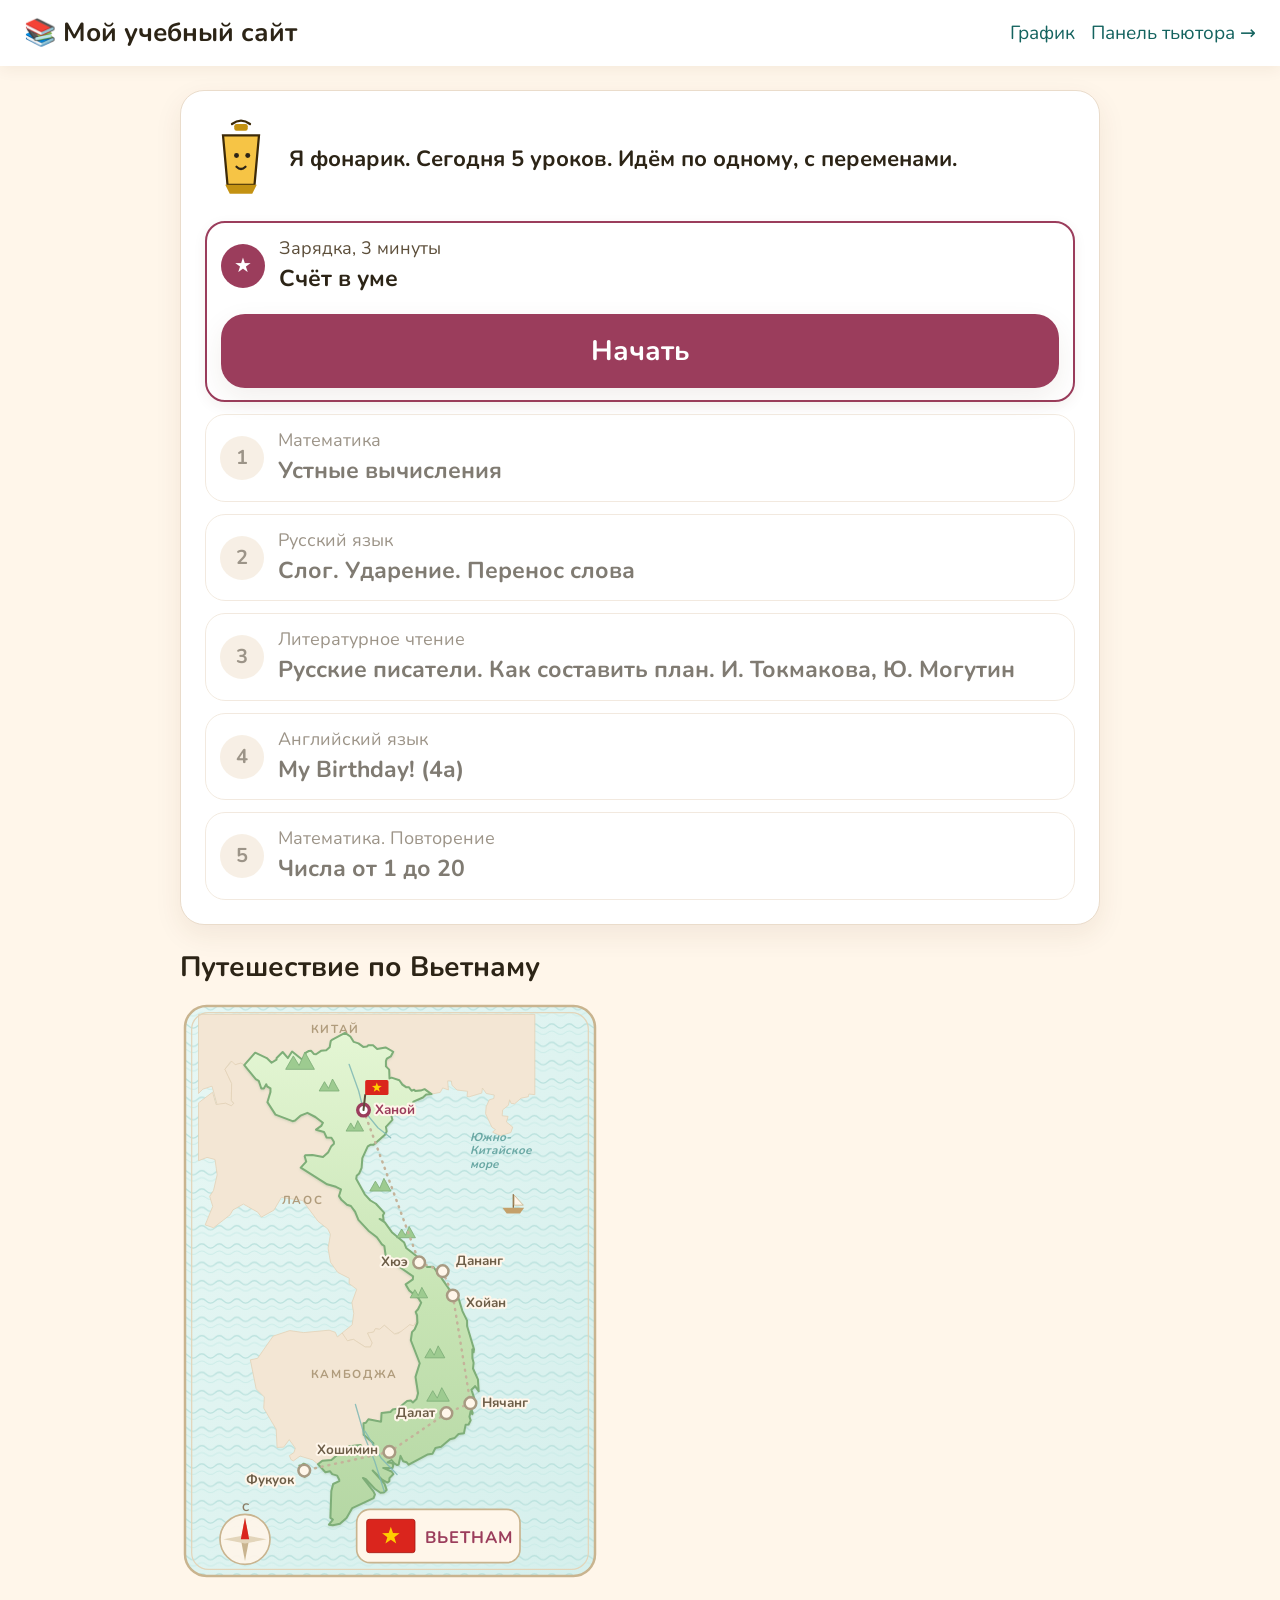
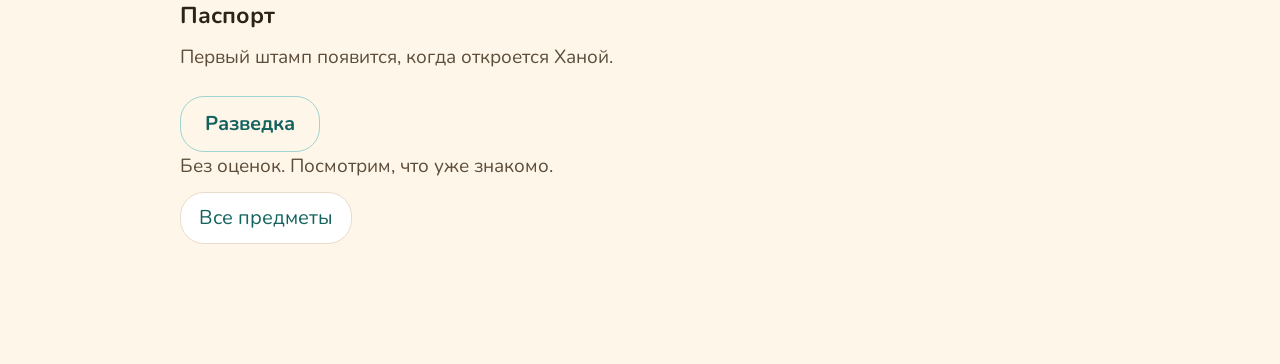
<file: index.html>
<!DOCTYPE html>
<html lang="ru">
<head>
  <meta charset="UTF-8">
  <meta name="viewport" content="width=device-width, initial-scale=1.0">
  <title>Мой учебный сайт</title>
  <link rel="stylesheet" href="styles.css">
</head>
<body>
  <header>
    <h1>📚 Мой учебный сайт</h1>
    <nav>
      <a href="plan.html" class="tutor-link">График</a>
      <a href="tutor.html" class="tutor-link">Панель тьютора →</a>
    </nav>
  </header>

  <main id="app">
    <section id="subjects-view">
      <div class="hero">
      <div class="guide">
        <svg class="guide-lantern" viewBox="0 0 64 80" aria-hidden="true">
          <path d="M24 8 Q32 2 40 8" fill="none" stroke="#3d2a08" stroke-width="2" stroke-linecap="round"/>
          <rect x="26" y="8" width="12" height="6" rx="2" fill="#c49212"/>
          <path d="M16 18 H48 L44 62 H20 Z" fill="#f6c445" stroke="#3d2a08" stroke-width="2"/>
          <circle cx="28" cy="36" r="2.2" fill="#2c2416"/>
          <circle cx="38" cy="36" r="2.2" fill="#2c2416"/>
          <path d="M28 46 Q32 50 36 46" fill="none" stroke="#2c2416" stroke-width="2" stroke-linecap="round"/>
          <path d="M18 62 H46 L42 70 H22 Z" fill="#c49212"/>
        </svg>
        <p id="guide-line">Я фонарик. Сегодня хватит одного спокойного шага.</p>
      </div>
      <div id="today-view">
        <h2 id="today-heading" class="hidden">Сегодня</h2>
        <div id="today-card"></div>
        <h2 id="week-heading" class="hidden">Эта неделя</h2>
        <div id="week-list" class="week hidden"></div>
      </div>
      </div>
      <div id="journey">
        <h2>Путешествие по Вьетнаму</h2>
        <p id="journey-streak" class="hint"></p>
        <div id="journey-path"></div>
        <h3>Паспорт</h3>
        <div id="journey-passport" class="stamps"></div>
      </div>
      <button class="action-btn btn-quiet" type="button" onclick="openScout()">Разведка</button>
      <p class="hint">Без оценок. Посмотрим, что уже знакомо.</p>
      <button class="back-btn" type="button" onclick="toggleSubjects()">Все предметы</button>
      <div id="subjects-list" class="grid hidden"></div>
    </section>

    <section id="scout-view" class="hidden">
      <button class="back-btn" type="button" onclick="showSubjects()">← На главную</button>
      <h2 id="scout-title">Разведка</h2>
      <p id="scout-lead" class="hint"></p>
      <div id="scout-body"></div>
    </section>

    <section id="control-view" class="hidden">
      <button class="back-btn" type="button" onclick="showSubjects()">← На главную</button>
      <h2 id="control-title">Контрольная</h2>
      <p id="control-lead" class="hint"></p>
      <div id="control-body"></div>
    </section>

    <section id="extra-view" class="hidden">
      <button class="back-btn" type="button" onclick="showSubjects()">← На главную</button>
      <h2 id="extra-title"></h2>
      <p id="extra-lead" class="hint"></p>
      <div id="extra-body"></div>
    </section>

    <section id="lessons-view" class="hidden">
      <button class="back-btn" onclick="showSubjects()">← Назад к предметам</button>
      <h2 id="subject-title"></h2>
      <div id="lessons-list" class="grid"></div>
    </section>

    <section id="lesson-view" class="hidden">
      <button class="back-btn" onclick="backToLessons()">← Назад к урокам</button>
      <h2 id="lesson-title"></h2>
      <ol id="stage-strip" class="stage-strip" aria-label="Этапы урока">
        <li data-stage="warm">Вспомним</li>
        <li data-stage="teach">Узнаём</li>
        <li data-stage="walk">Пример</li>
        <li data-stage="practice">Тренировка</li>
        <li data-stage="quiz">Проверка</li>
      </ol>
      <div id="session-timer" class="sun-session">
        <span class="sun-track" aria-hidden="true"><span class="session-sun"></span></span>
        <span id="session-time"></span>
      </div>
      <div id="session-note" class="hidden">
        <p>Урок идёт уже 20 минут. Можно сделать перемену.</p>
        <button class="action-btn" type="button" onclick="finishSession()">Перемена</button>
        <button class="action-btn" type="button" onclick="stayLonger()">Ещё немного</button>
      </div>

      <div id="video-block" class="video-block hidden">
        <h3>Видео к уроку</h3>
        <div id="video-container"></div>
      </div>

      <div id="teach-block">
        <p id="step-label" class="hint"></p>
        <div id="teach-body" class="video-block"></div>
        <div class="step-nav">
          <button id="teach-back" class="back-btn" type="button" onclick="prevTeachStep()">← Назад</button>
          <button id="teach-listen" class="back-btn listen-btn" type="button" onclick="speakCard()">Послушать</button>
          <button id="teach-next" class="action-btn" type="button" onclick="nextTeachStep()">Дальше</button>
        </div>
      </div>

      <div id="practice-block" class="hidden">
        <p id="practice-label" class="hint"></p>
        <h3 id="practice-heading">Тренировка. Здесь можно пробовать спокойно.</h3>
        <div id="practice-body"></div>
        <p id="practice-why" class="hidden"></p>
        <button id="practice-next" class="action-btn hidden" type="button" onclick="nextPractice()">Дальше</button>
      </div>

      <div id="quiz-block" class="hidden">
        <h3 id="quiz-title">Проверка</h3>
        <p id="quiz-hint" class="hint">Один вопрос за раз. Не спеши.</p>
        <p id="quiz-dots" class="hint"></p>
        <div id="questions"></div>
        <p id="quiz-pick" class="hint hidden">Сначала выбери ответ.</p>
        <div class="step-nav">
          <button id="quiz-back" class="back-btn" type="button" onclick="quizStep(-1)">← Назад</button>
          <button id="quiz-next" class="action-btn" type="button" onclick="quizStep(1)">Дальше</button>
          <button id="check-btn" onclick="checkAnswers()">Проверить</button>
        </div>
        <div id="result" class="hidden"></div>
      </div>

      <div id="stuck-block" class="hidden">
        <p>Давай разберём вместе.</p>
        <button class="action-btn" type="button" onclick="replayVideo()">Пересмотреть видео</button>
        <button class="action-btn" type="button" onclick="callTutor()">Мне нужна помощь</button>
      </div>
    </section>
  </main>

  <script src="data.js"></script>
  <script src="grade3.js"></script>
  <script src="map.js"></script>
  <script src="app.js"></script>
  <script src="brain.js"></script>
</body>
</html>
</file>
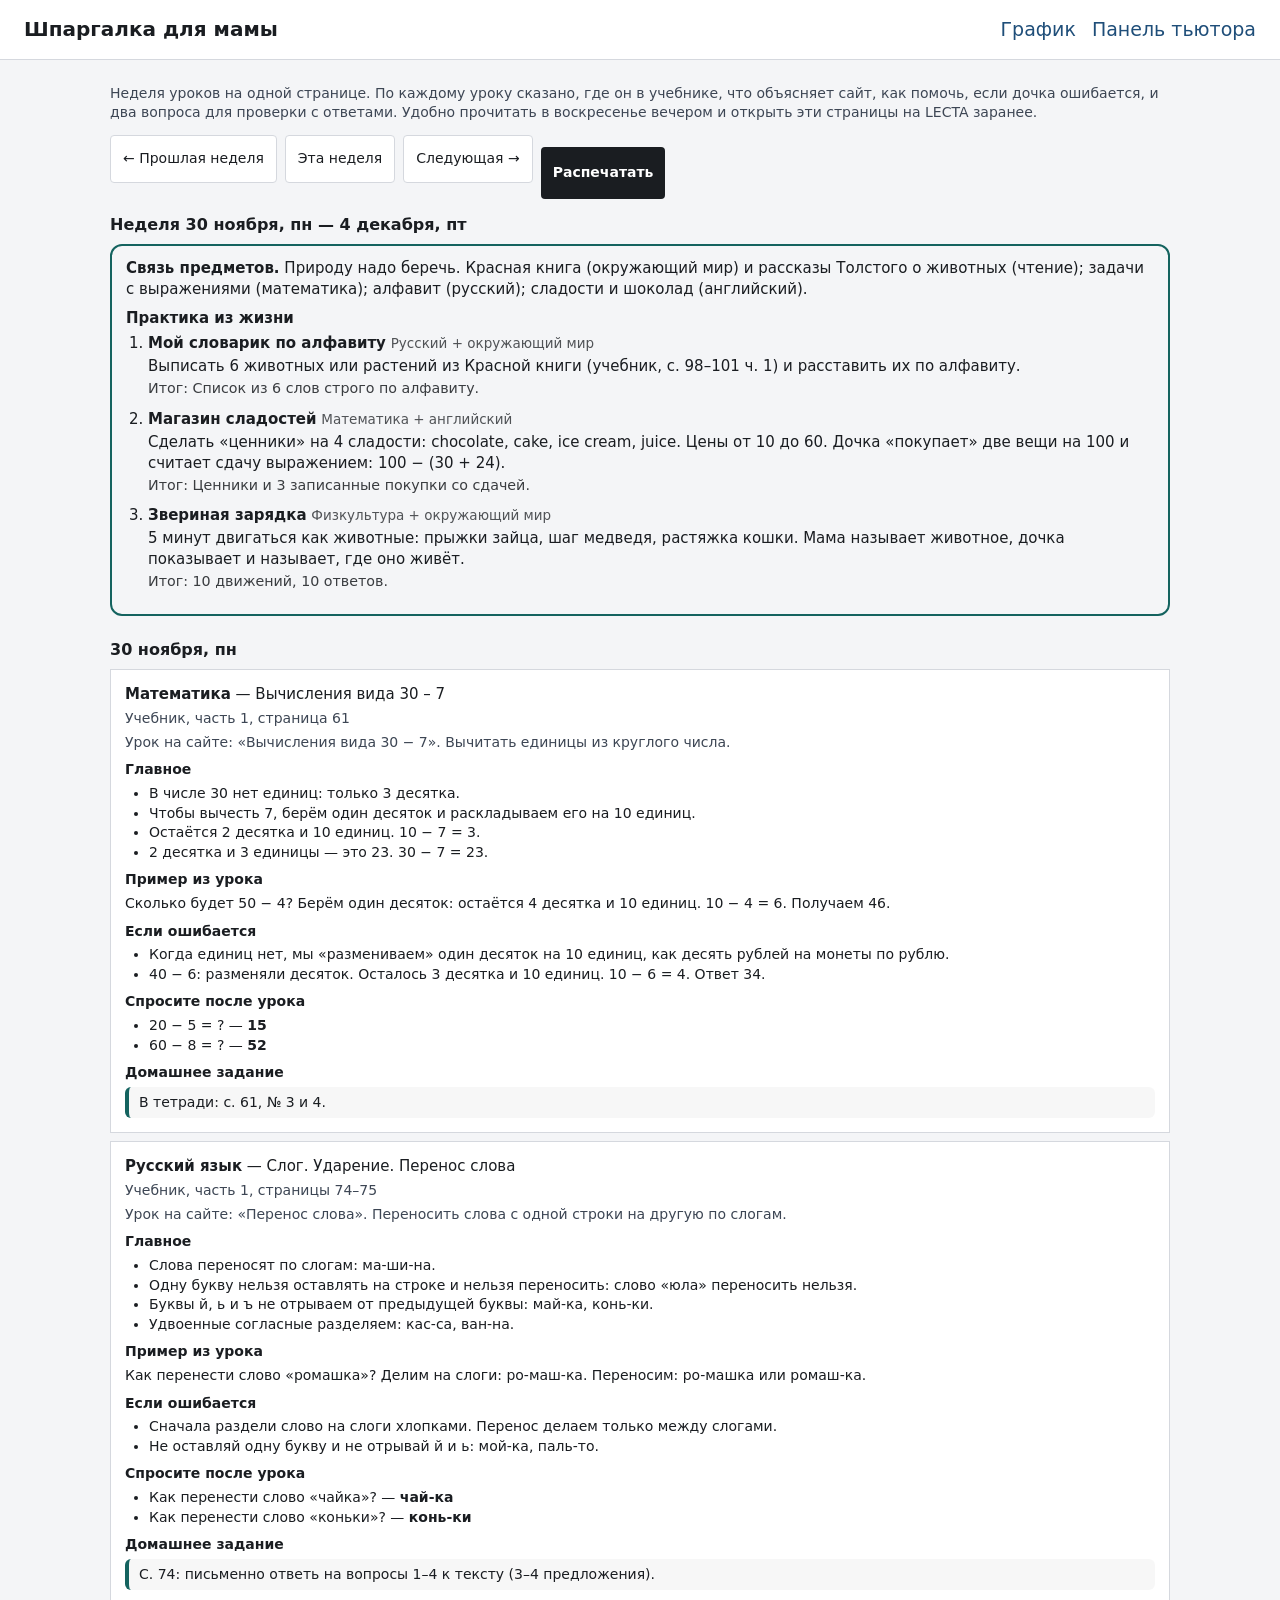
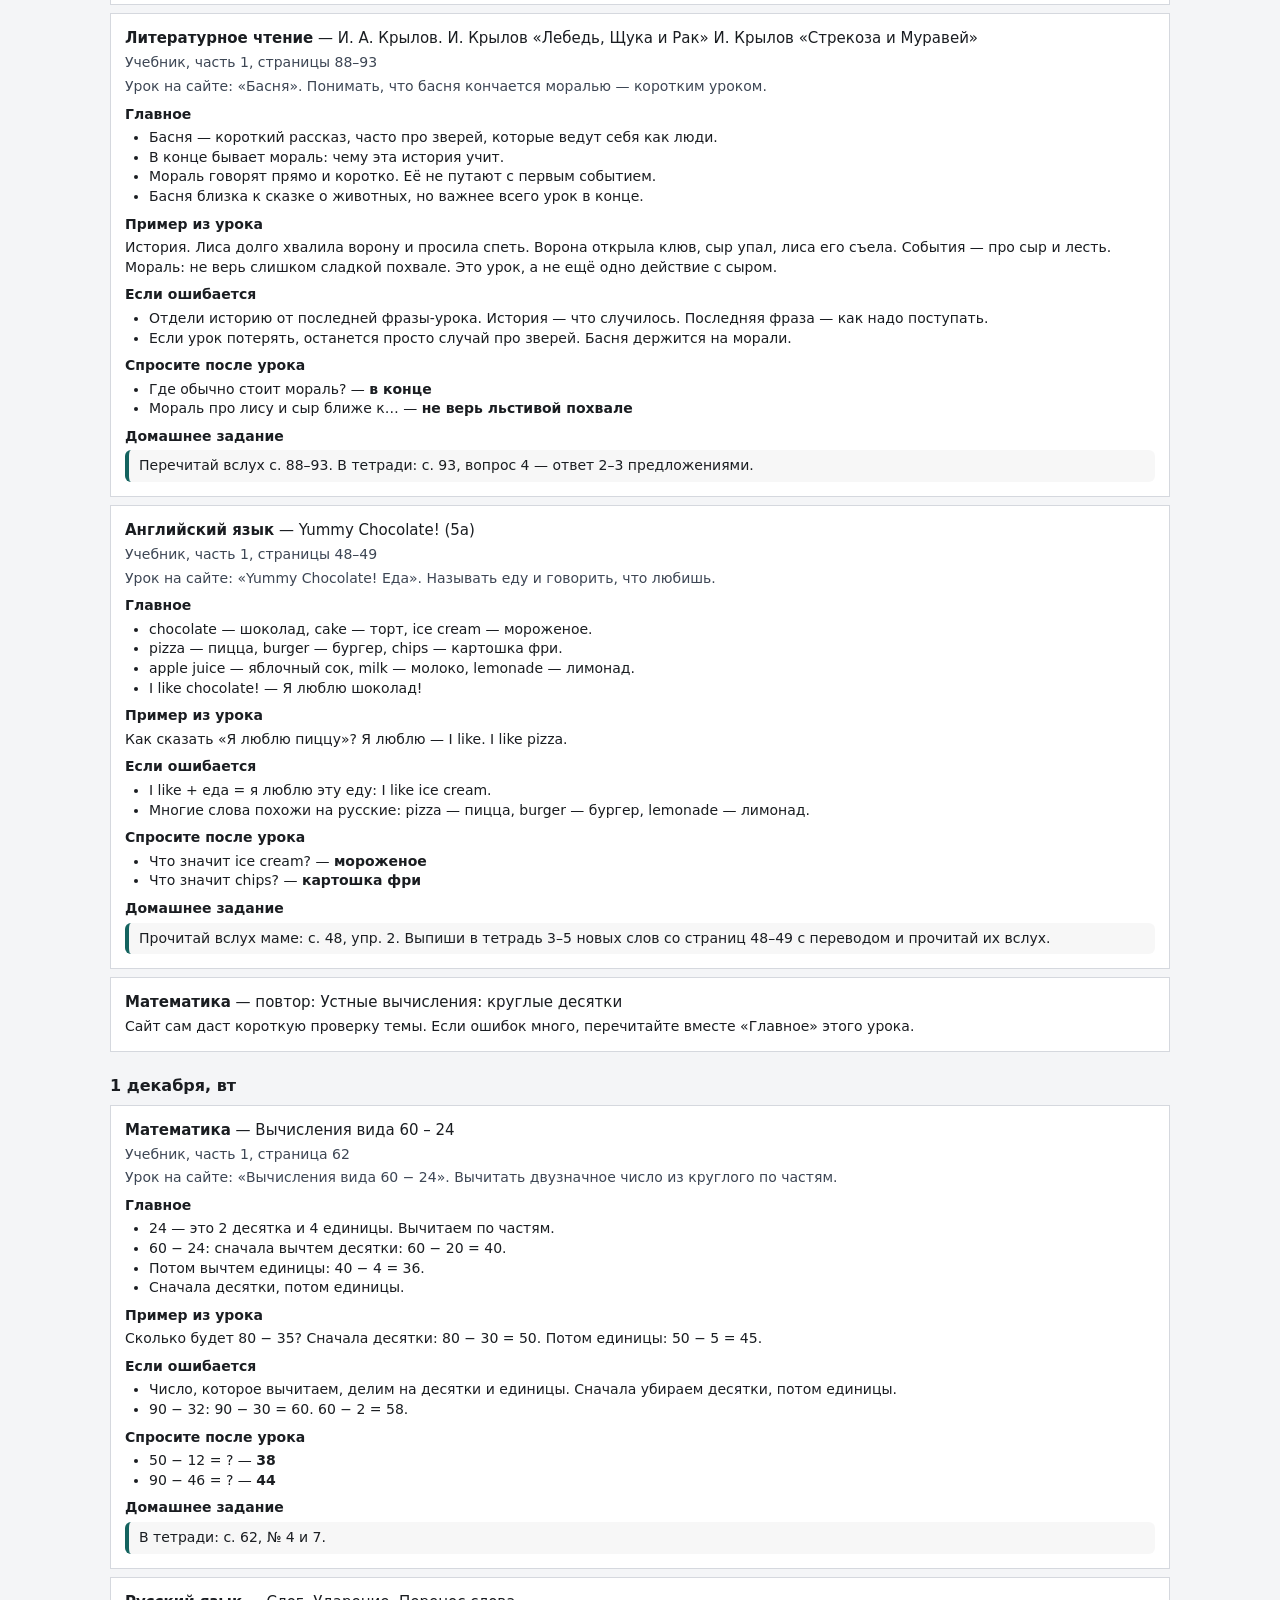
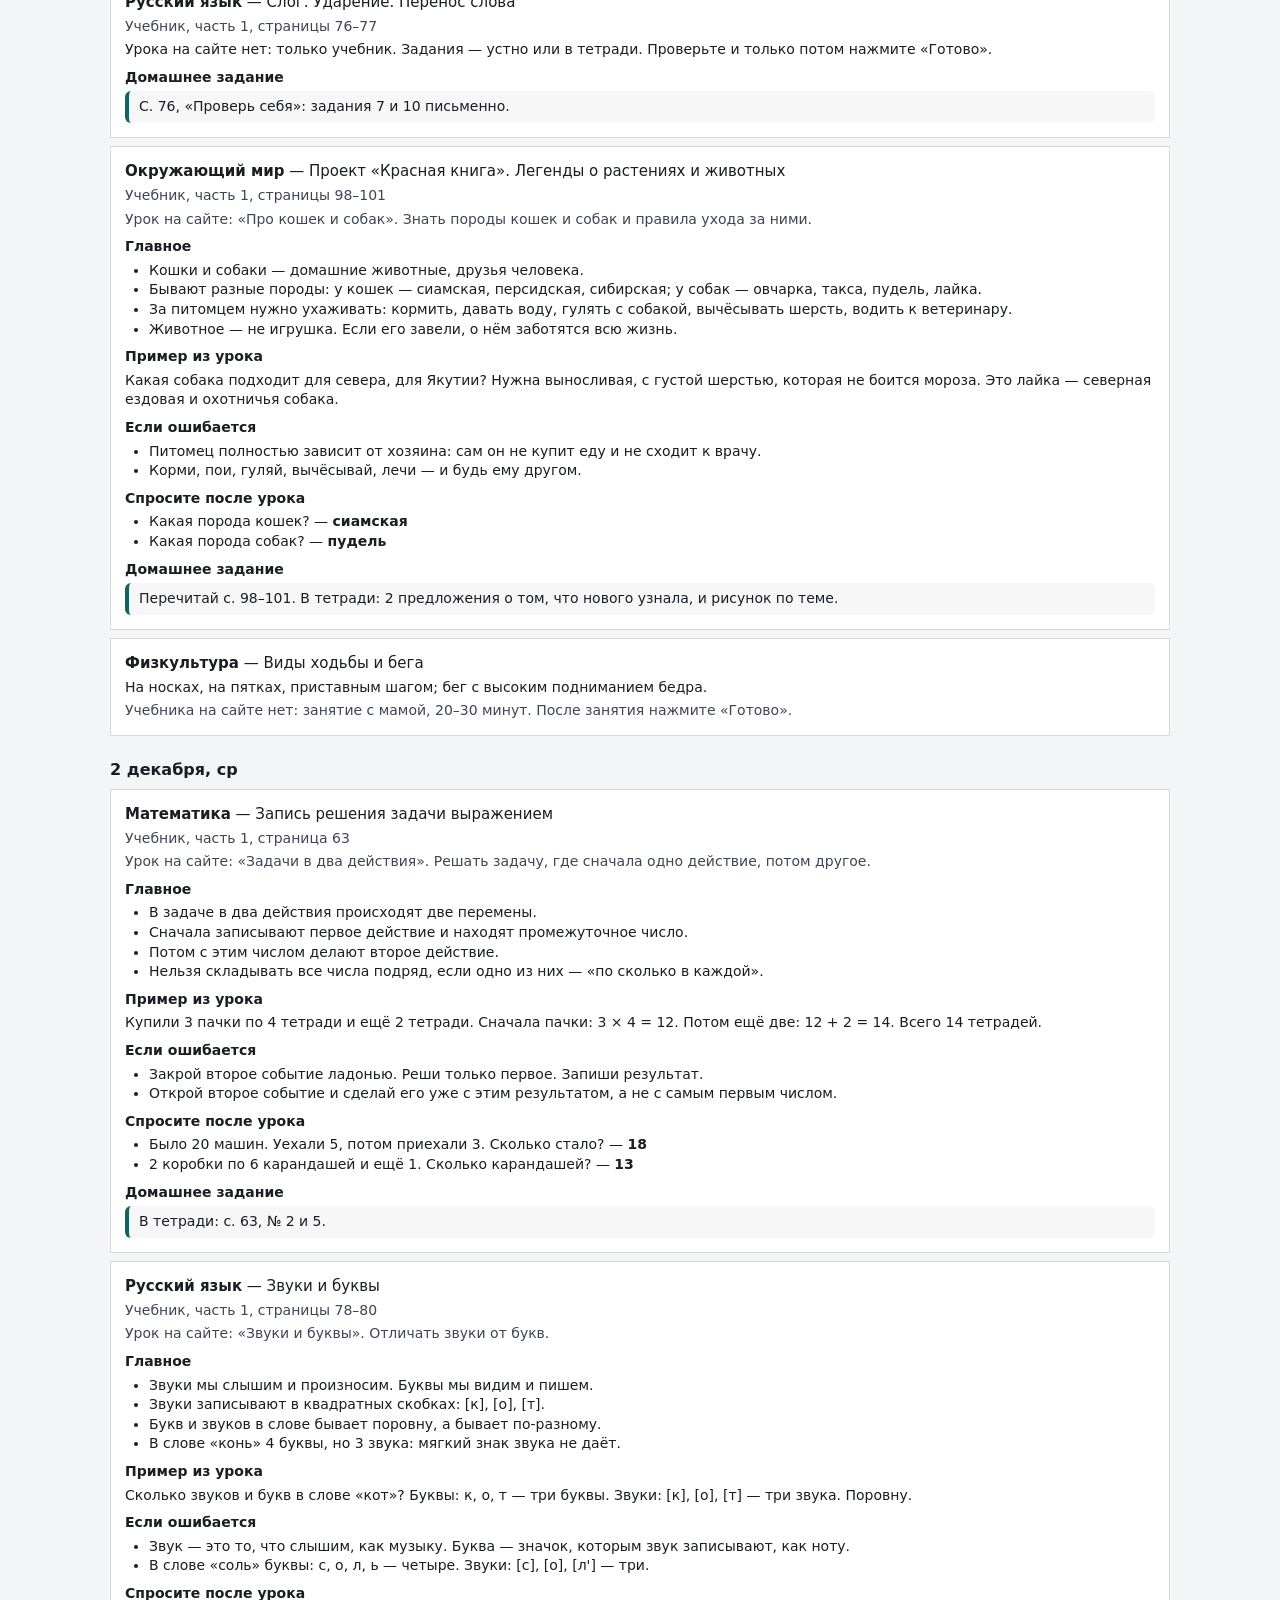
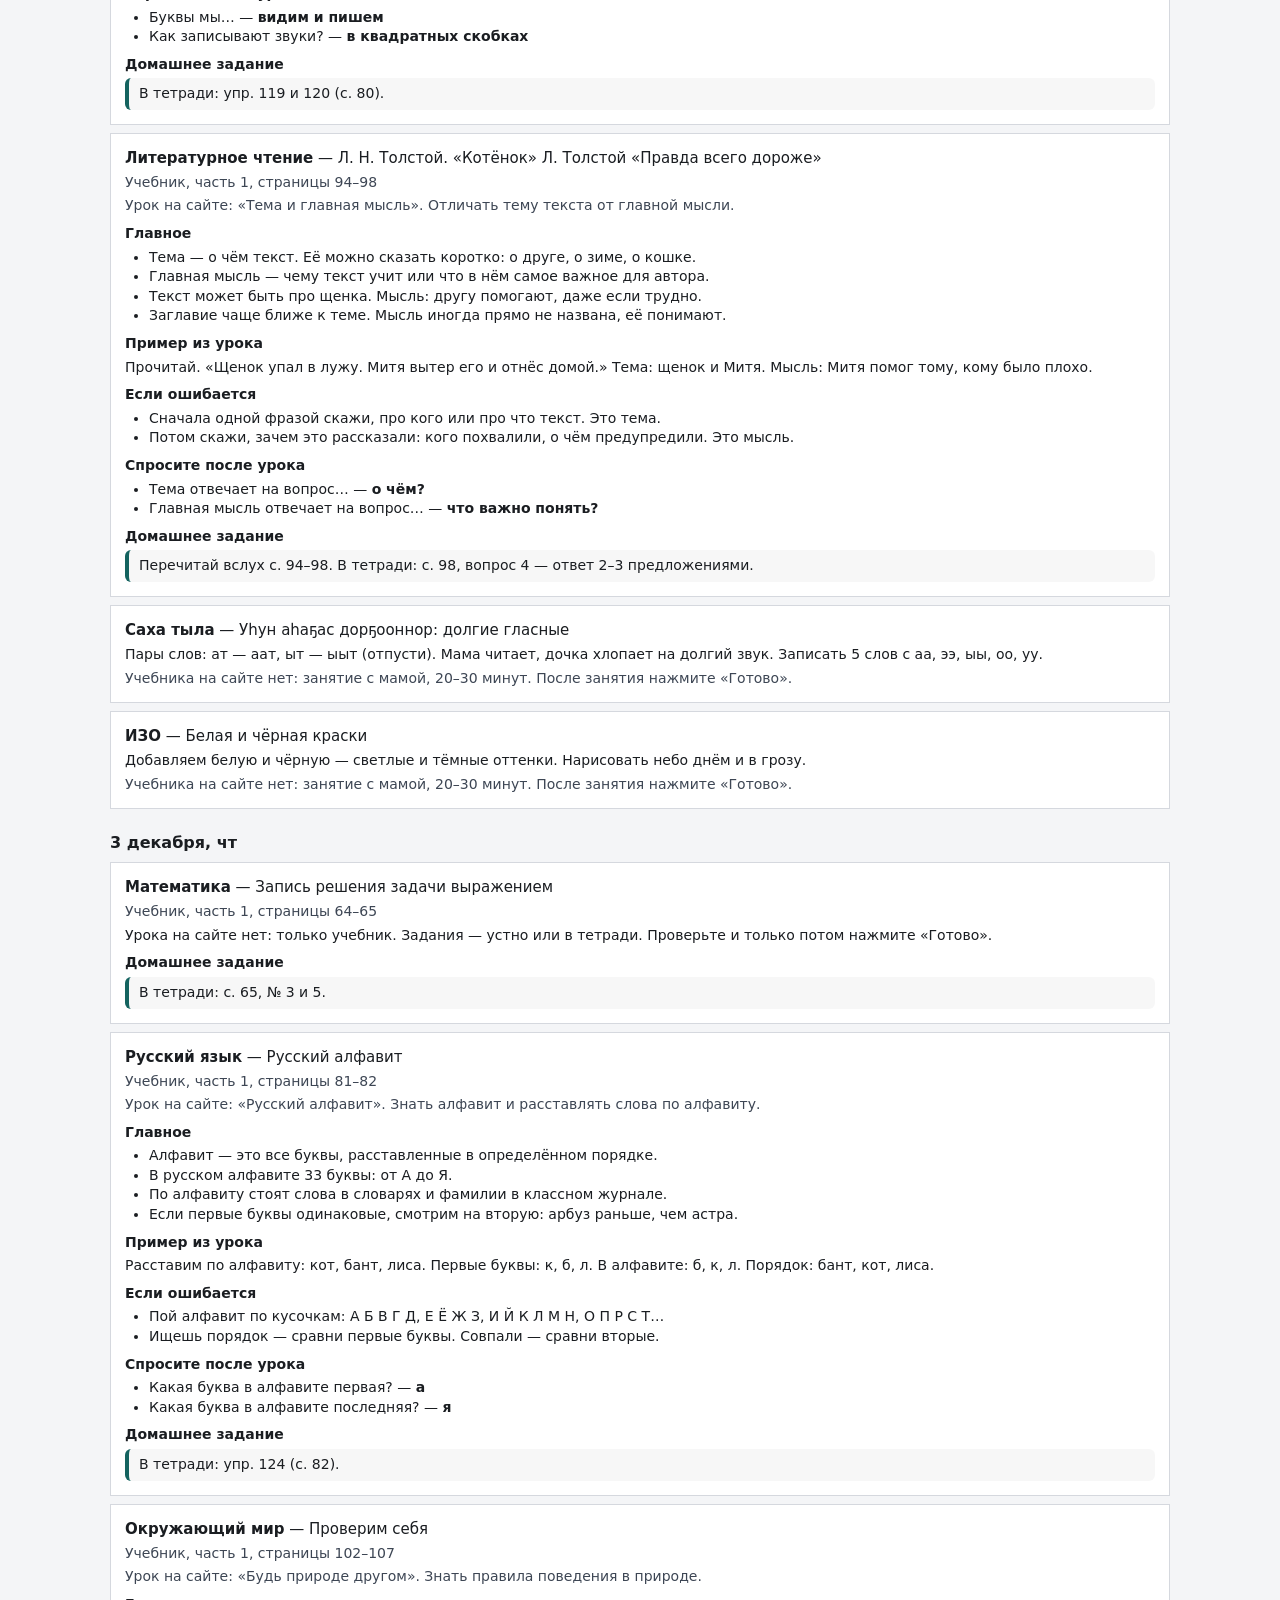
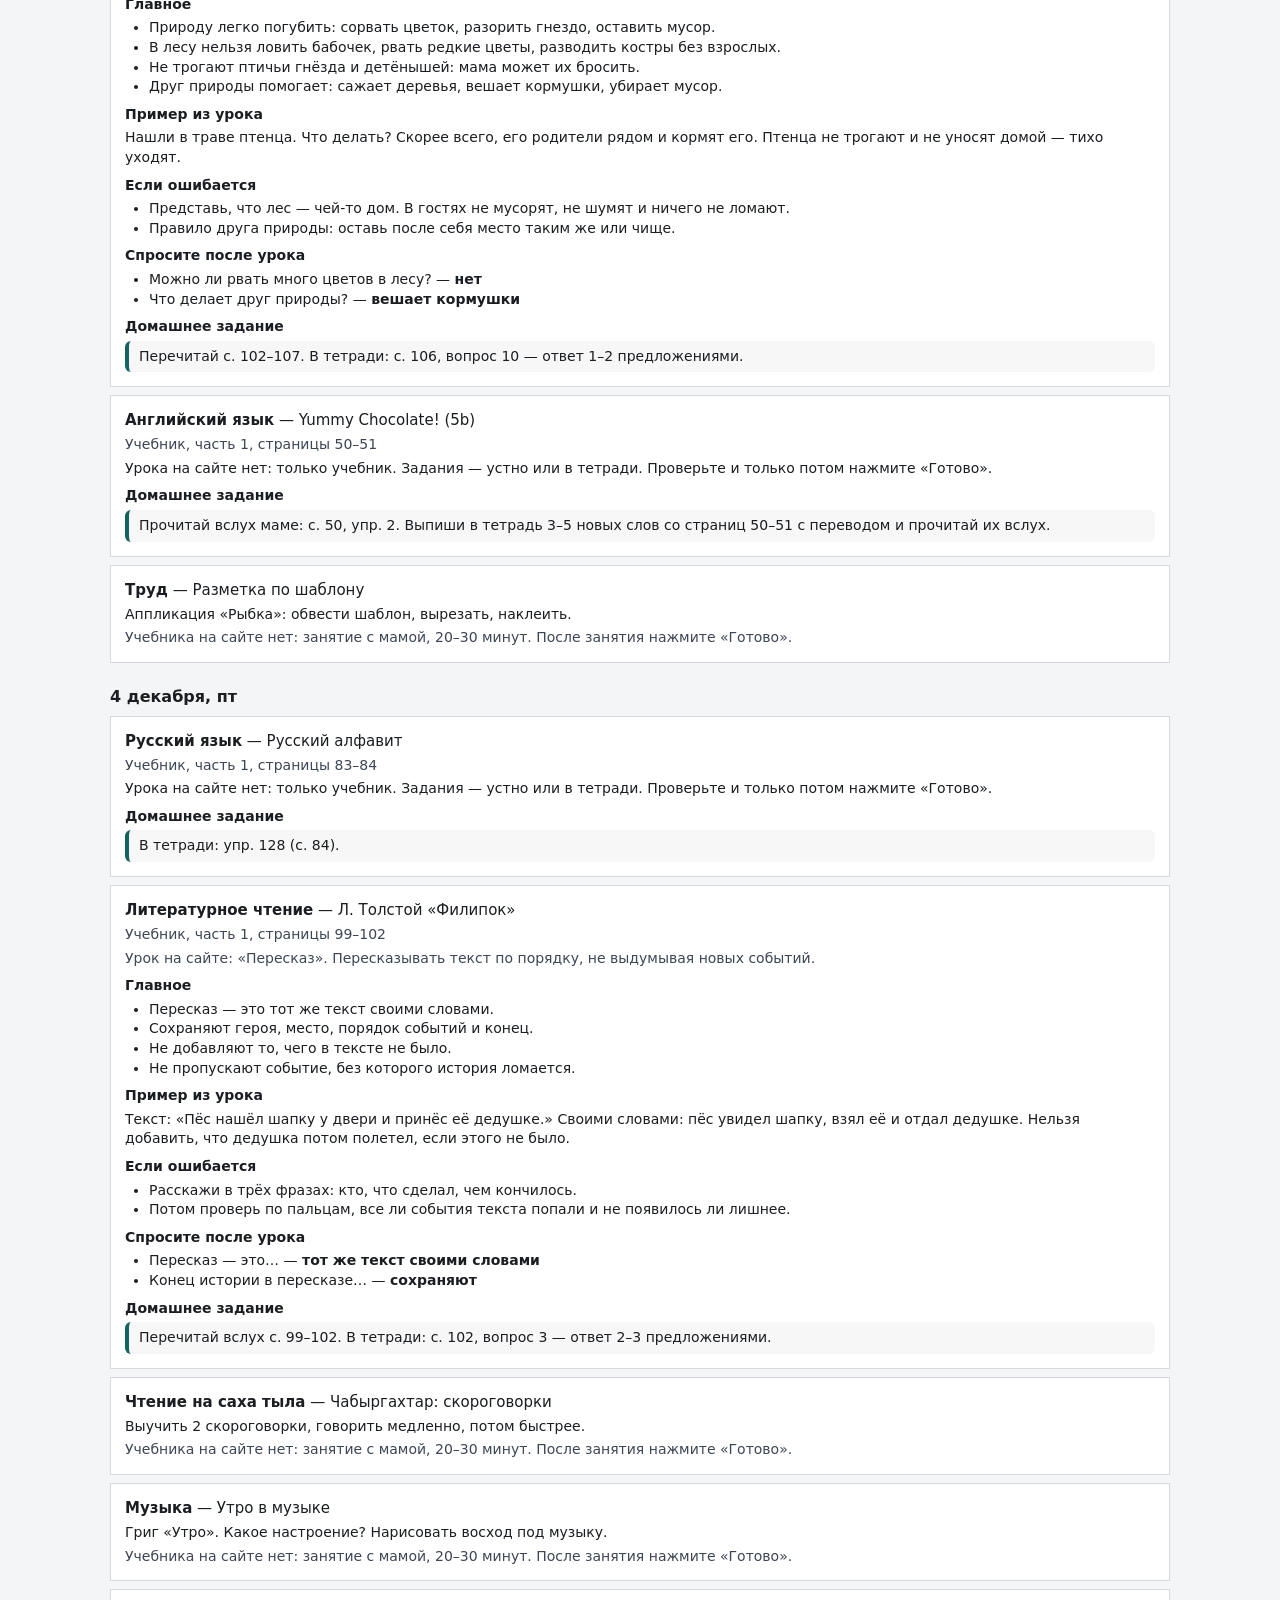
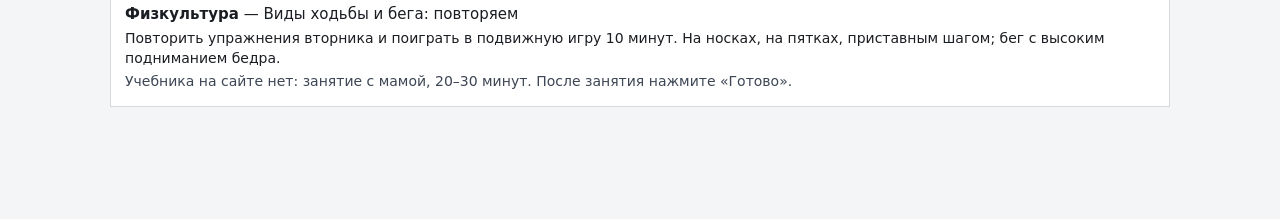
<file: mama.html>
<!DOCTYPE html>
<html lang="ru">
<head>
  <meta charset="UTF-8">
  <meta name="viewport" content="width=device-width, initial-scale=1.0">
  <title>Шпаргалка для мамы</title>
  <link rel="stylesheet" href="styles.css">
</head>
<body class="plan-page mama-page">
  <header>
    <h1>Шпаргалка для мамы</h1>
    <nav>
      <a href="plan.html" class="tutor-link">График</a>
      <a href="tutor.html" class="tutor-link">Панель тьютора</a>
    </nav>
  </header>

  <main>
    <section>
      <p class="hint">Неделя уроков на одной странице. По каждому уроку сказано, где он в учебнике, что объясняет сайт, как помочь, если дочка ошибается, и два вопроса для проверки с ответами. Удобно прочитать в воскресенье вечером и открыть эти страницы на LECTA заранее.</p>
      <div class="mama-bar">
        <button class="back-btn" type="button" onclick="mamaShift(-1)">← Прошлая неделя</button>
        <button class="back-btn" type="button" onclick="mamaShift(0)">Эта неделя</button>
        <button class="back-btn" type="button" onclick="mamaShift(1)">Следующая →</button>
        <button class="action-btn" type="button" onclick="window.print()">Распечатать</button>
      </div>
      <h2 id="mama-title"></h2>
      <div id="mama-week"></div>
    </section>
  </main>

  <script src="data.js"></script>
  <script src="grade3.js"></script>
  <script src="app.js"></script>
  <script>
    renderMamaPage();
  </script>
</body>
</html>
</file>
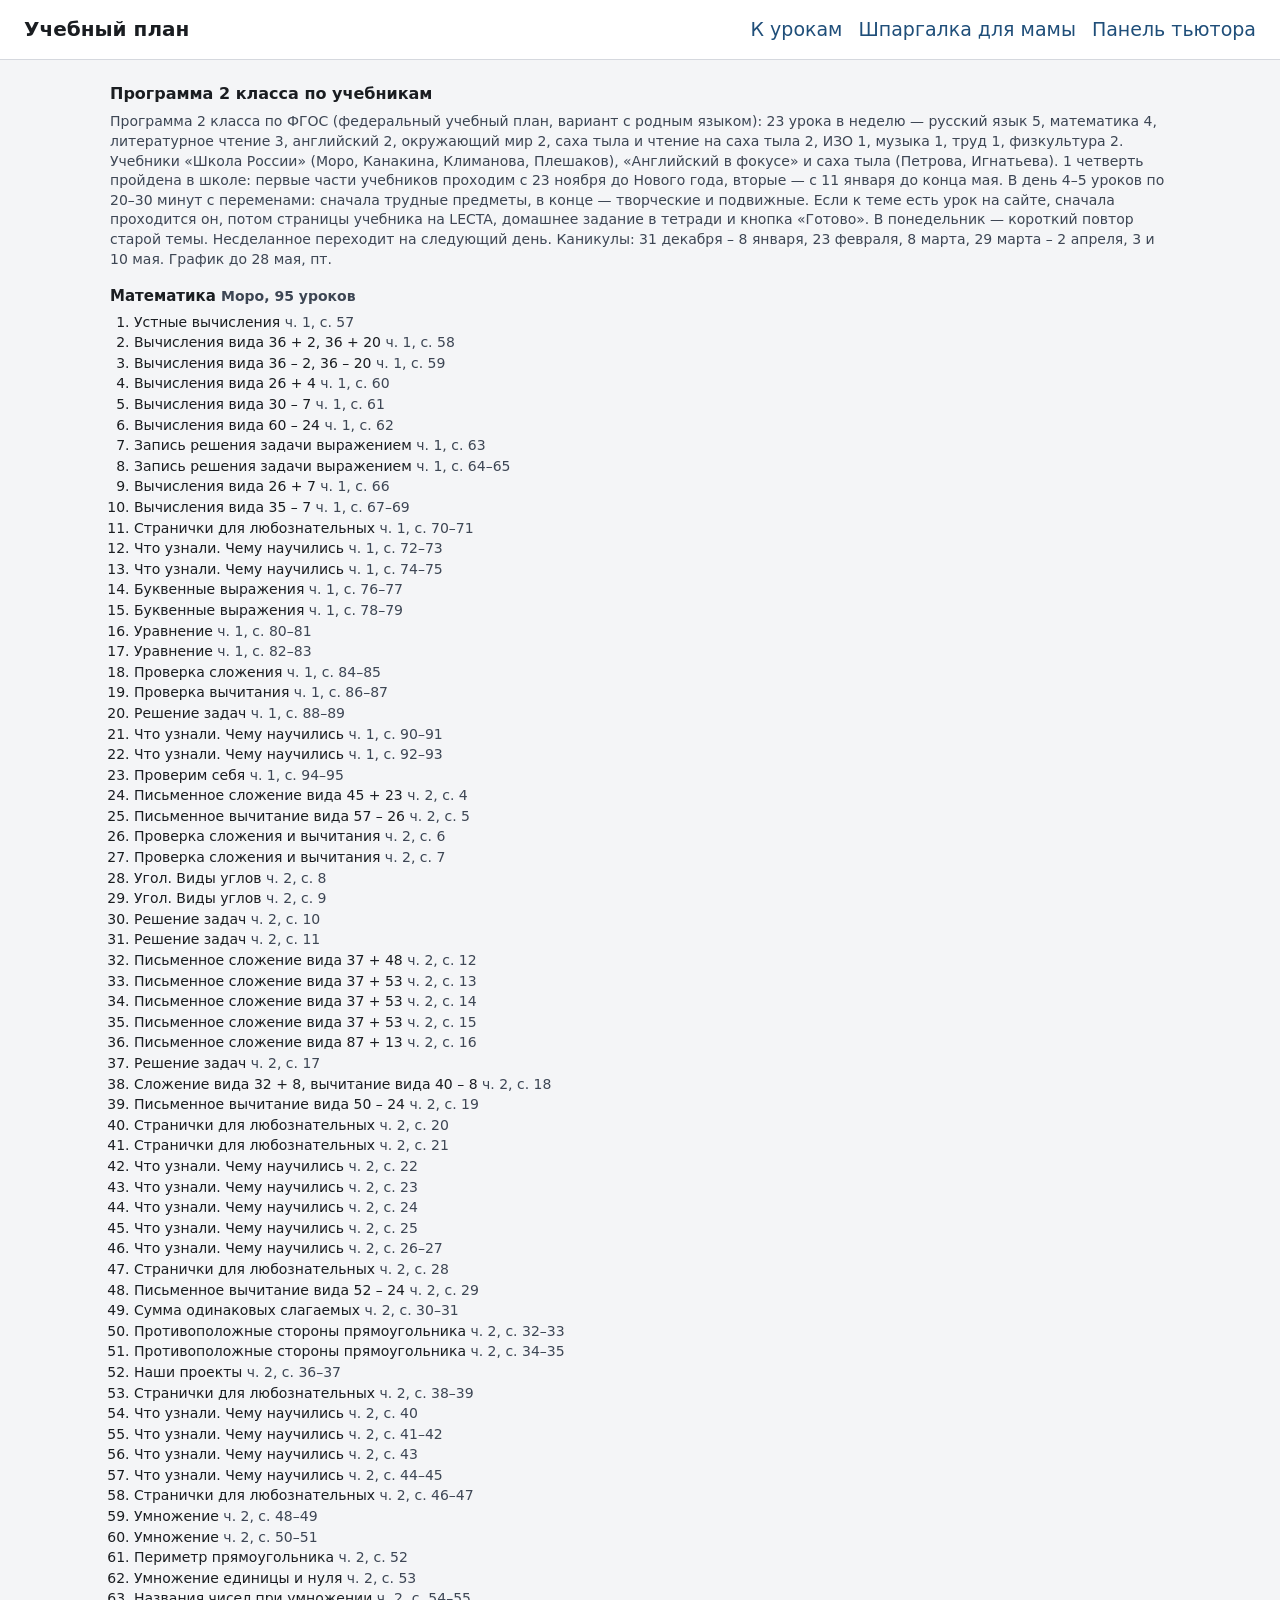
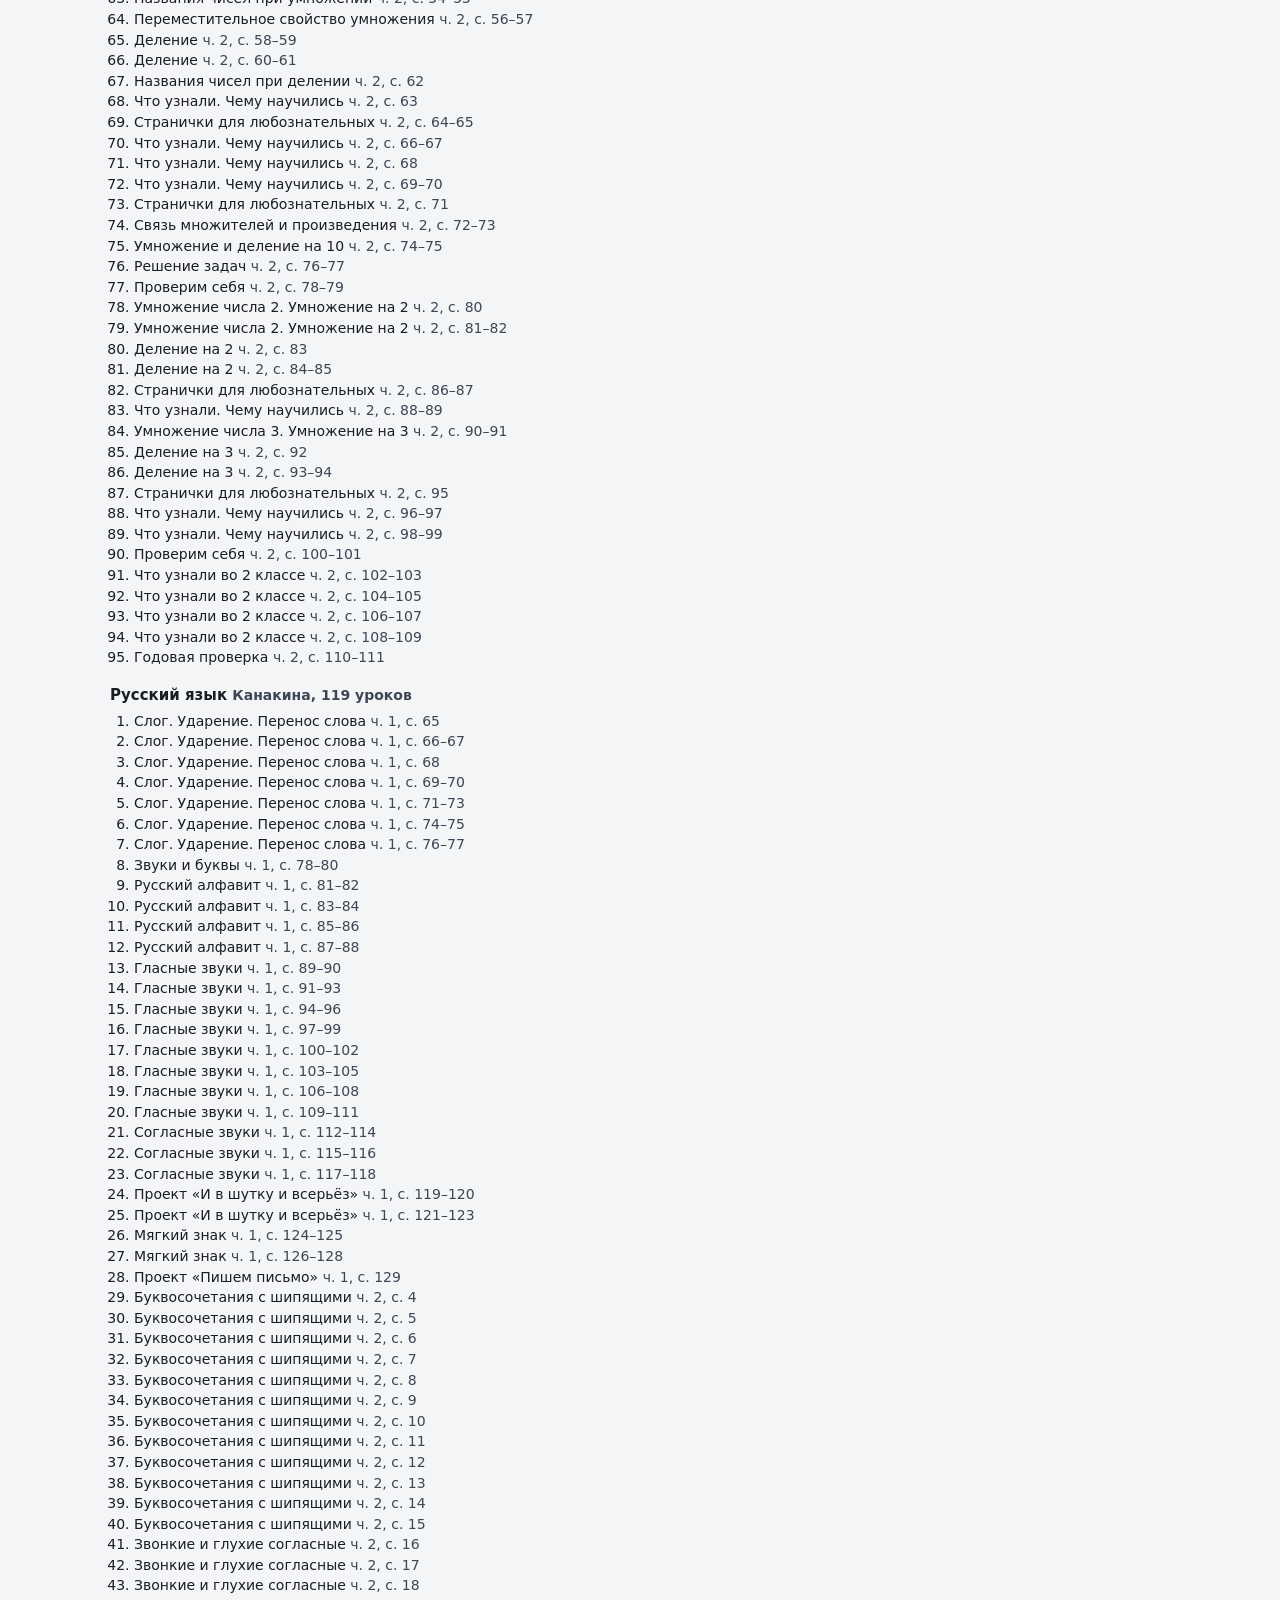
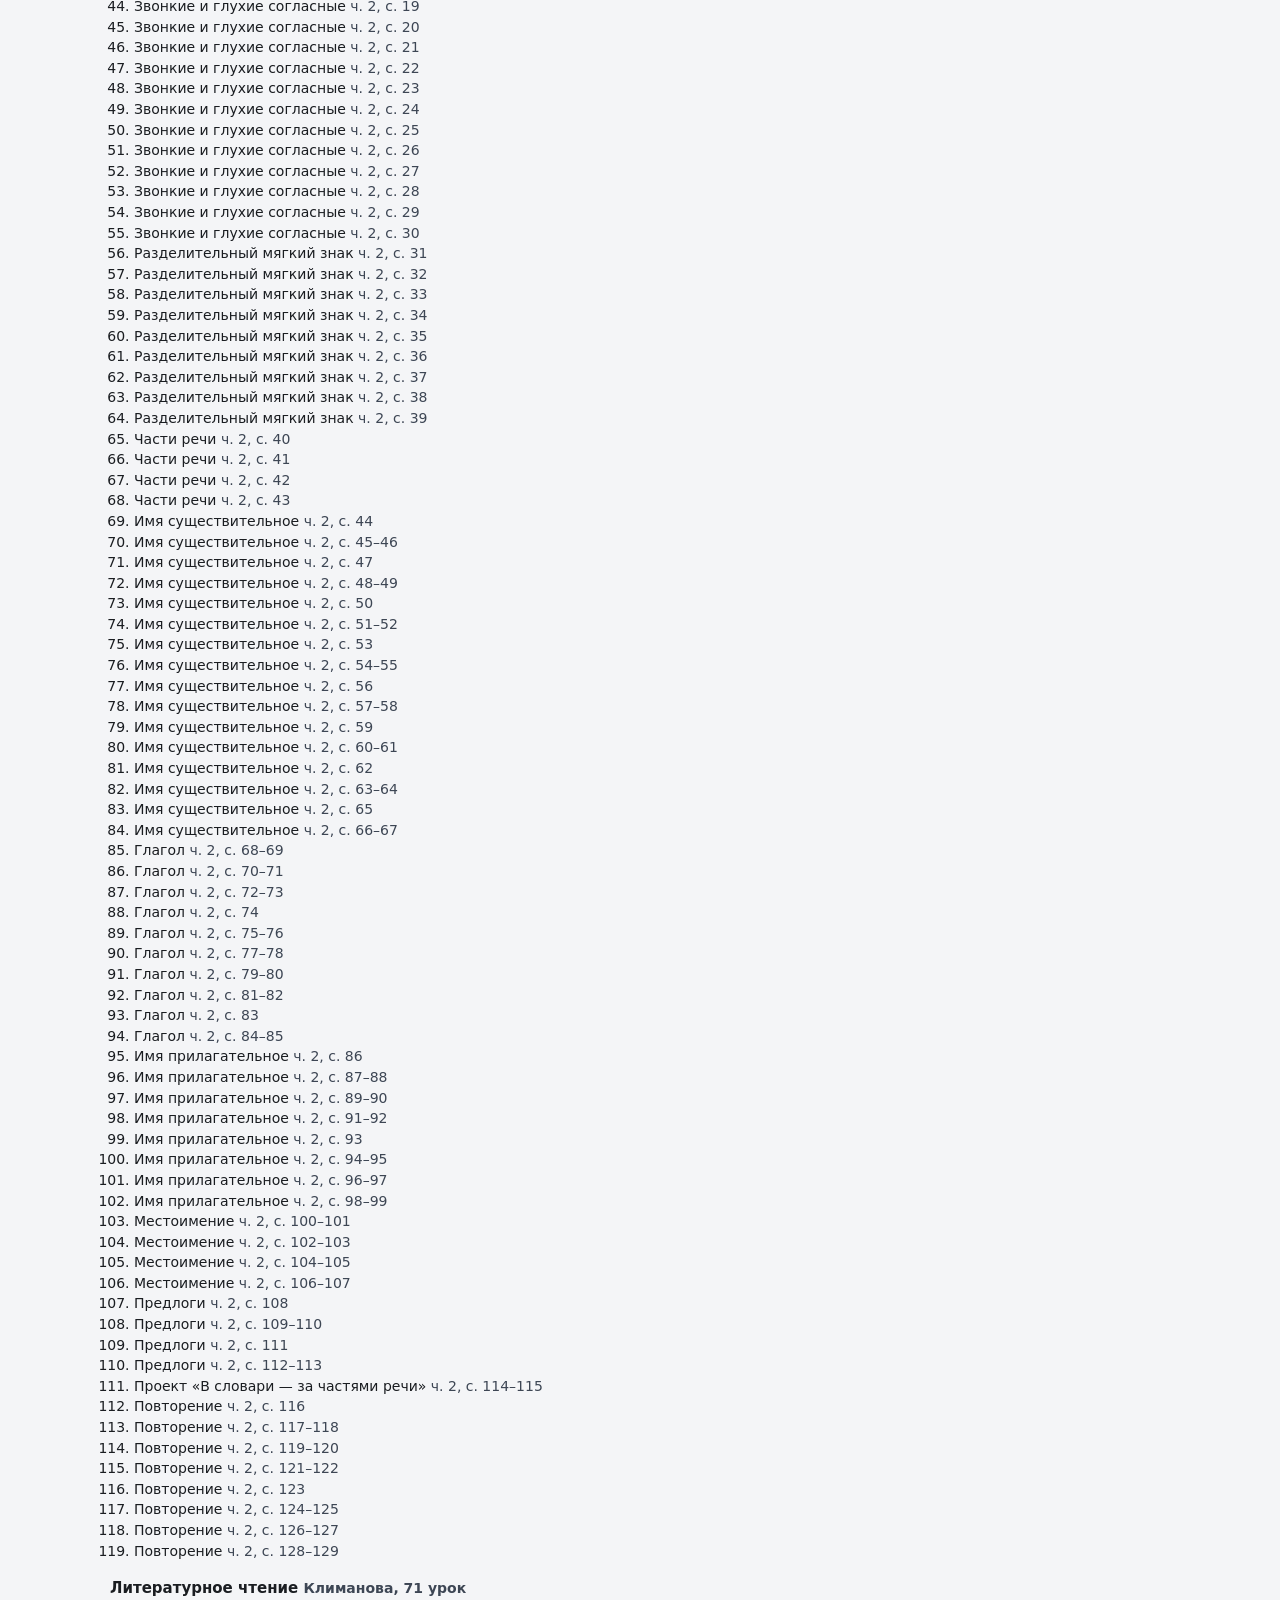
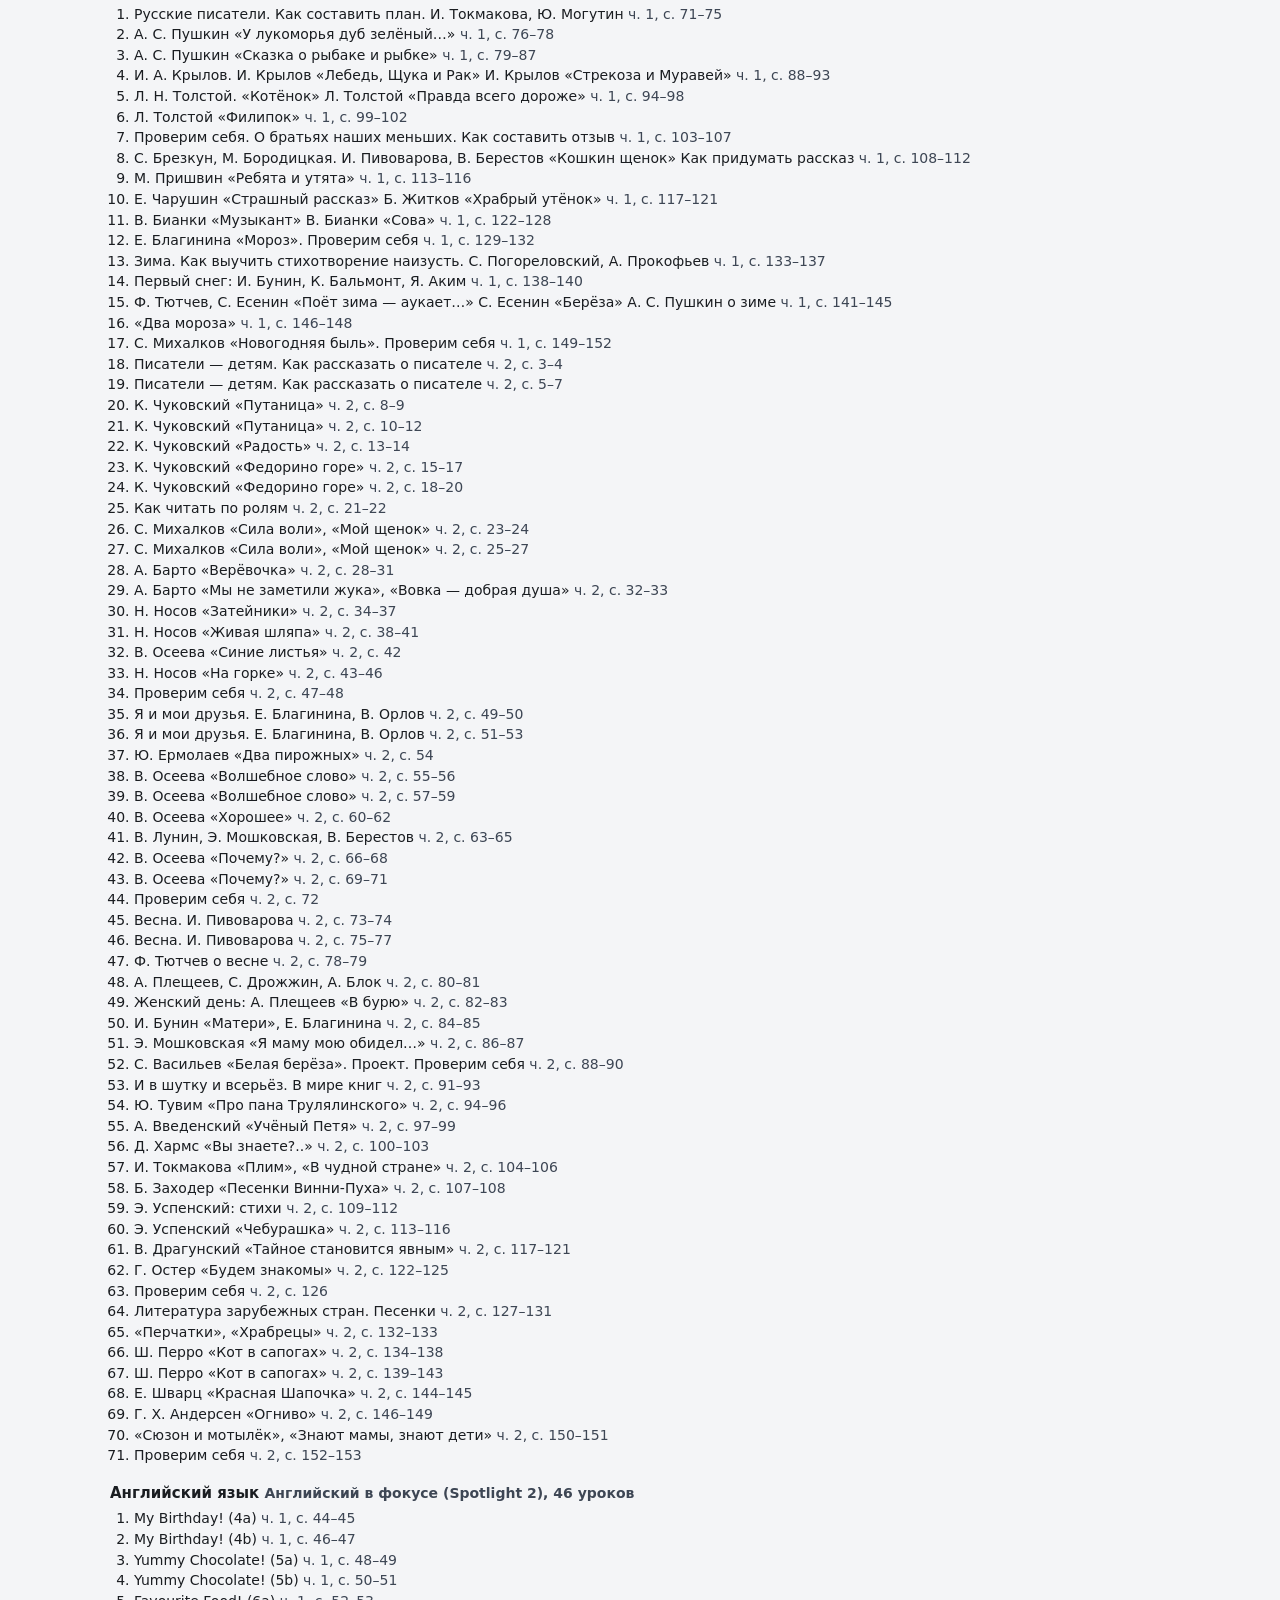
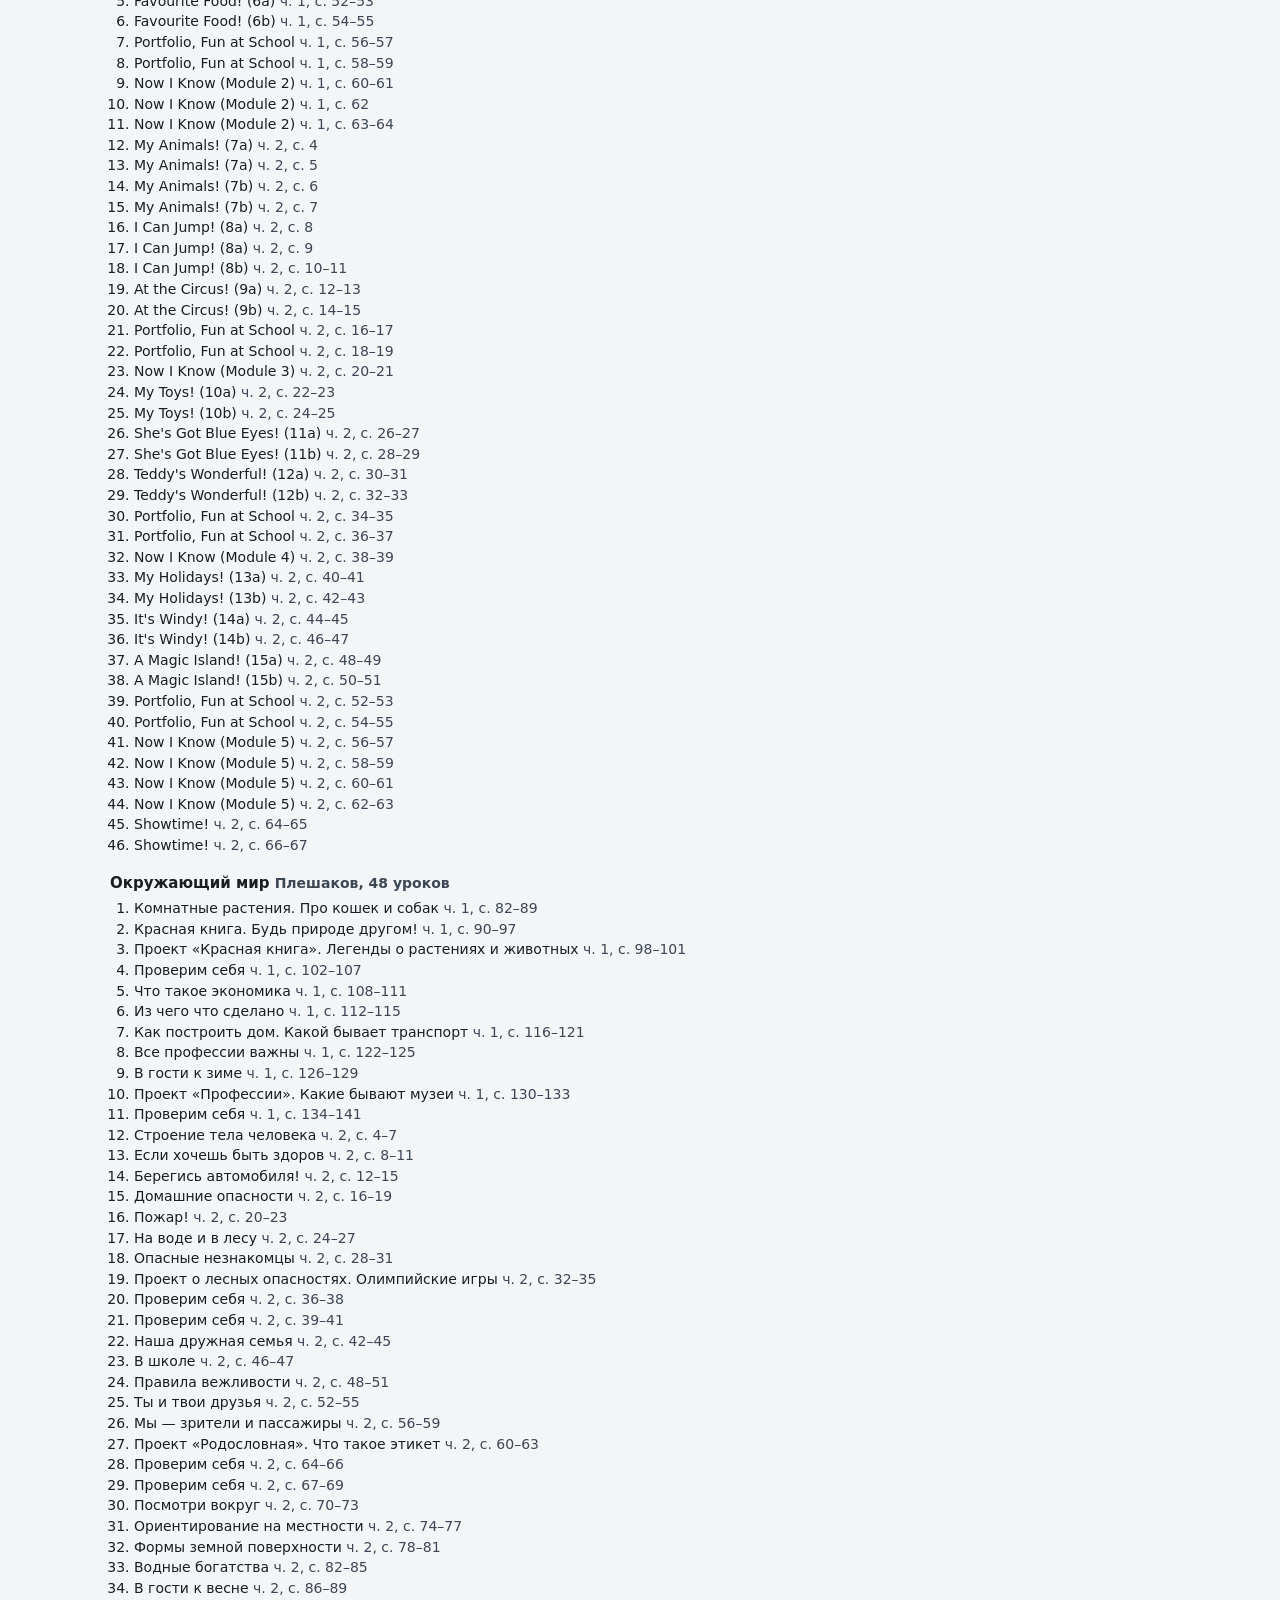
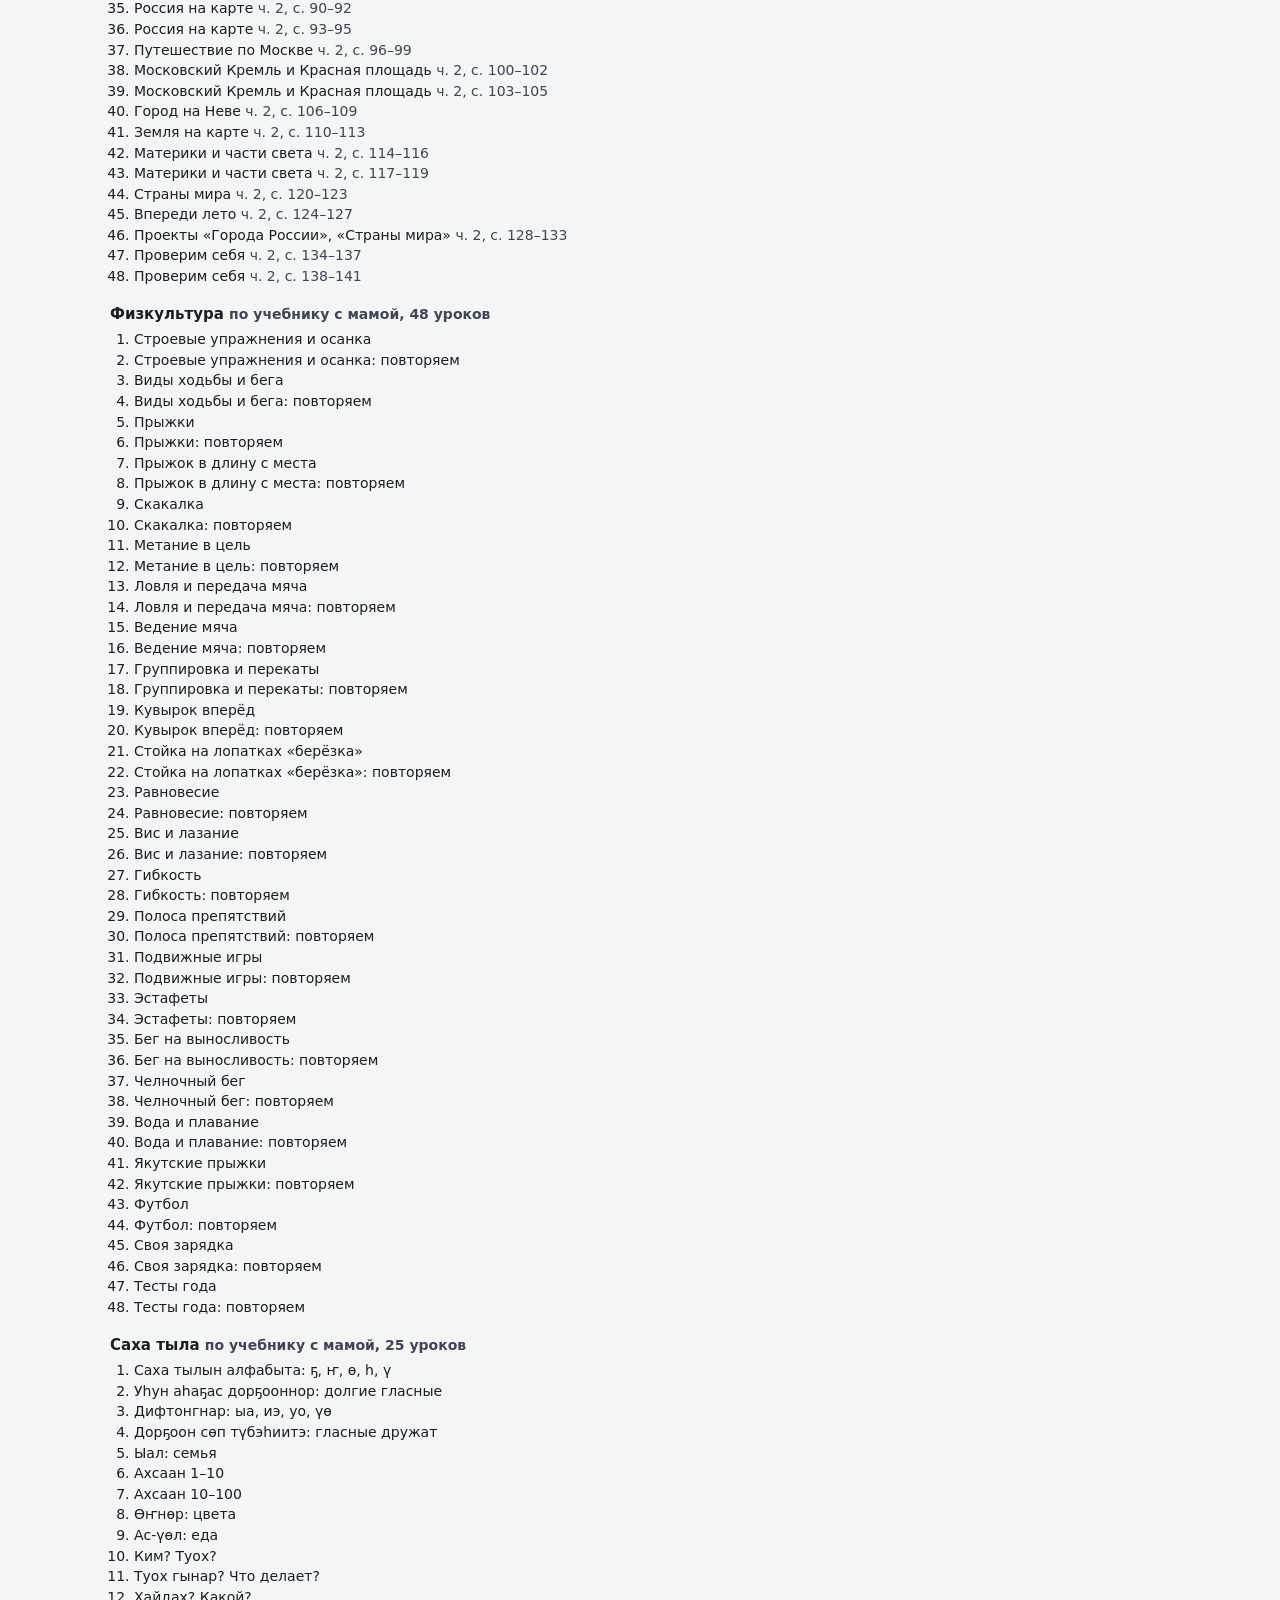
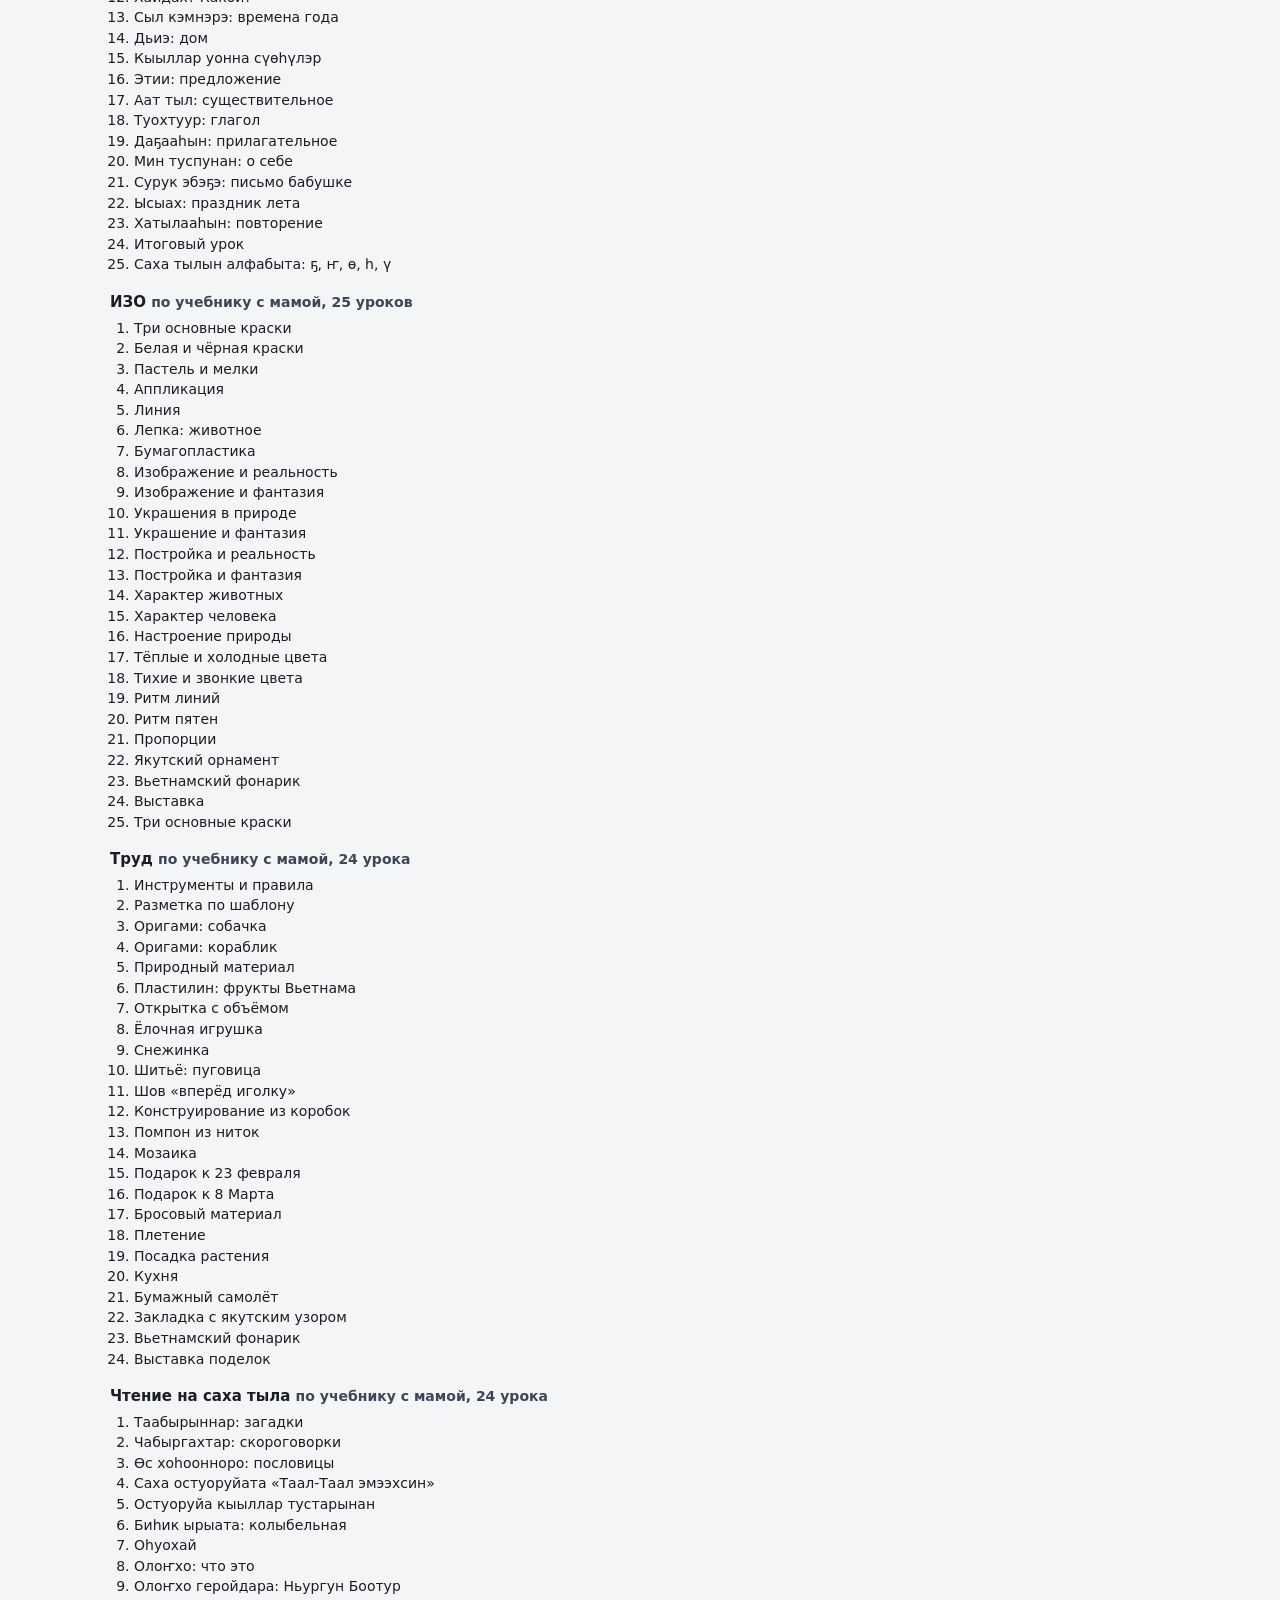
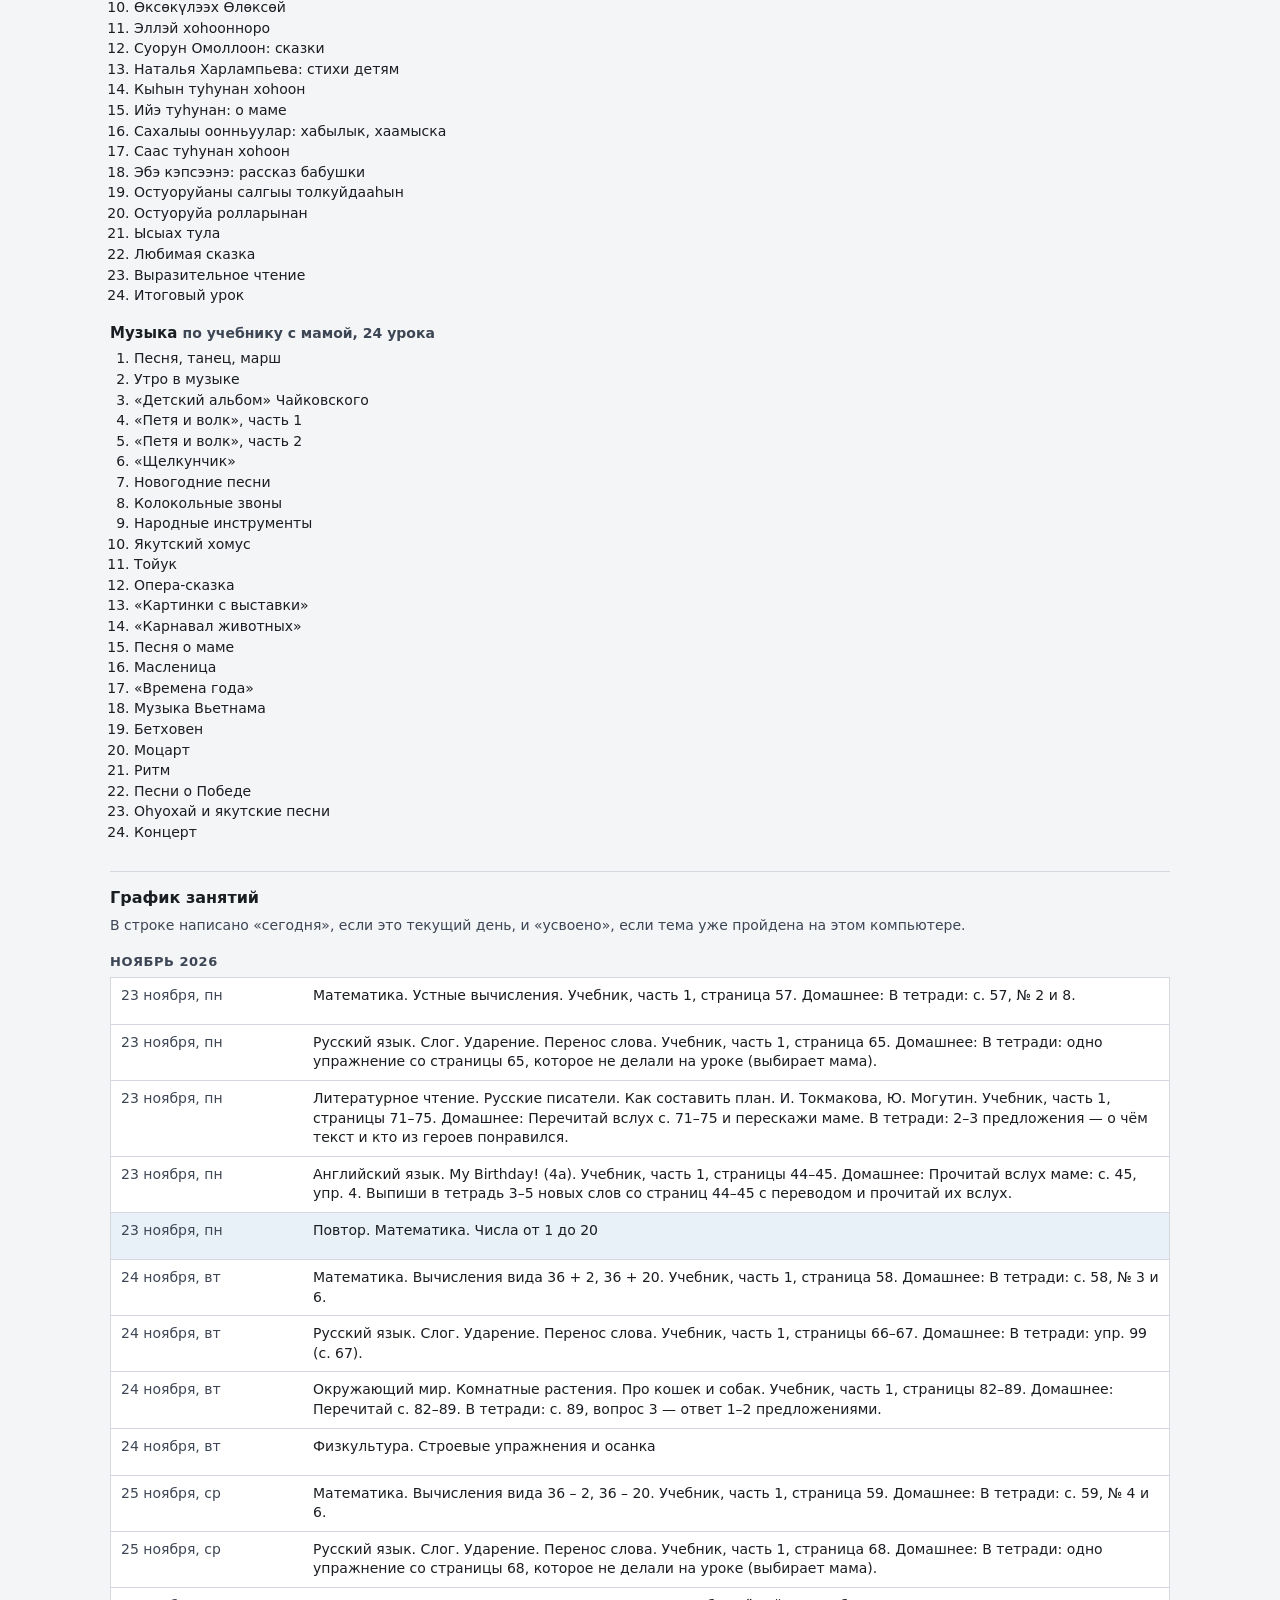
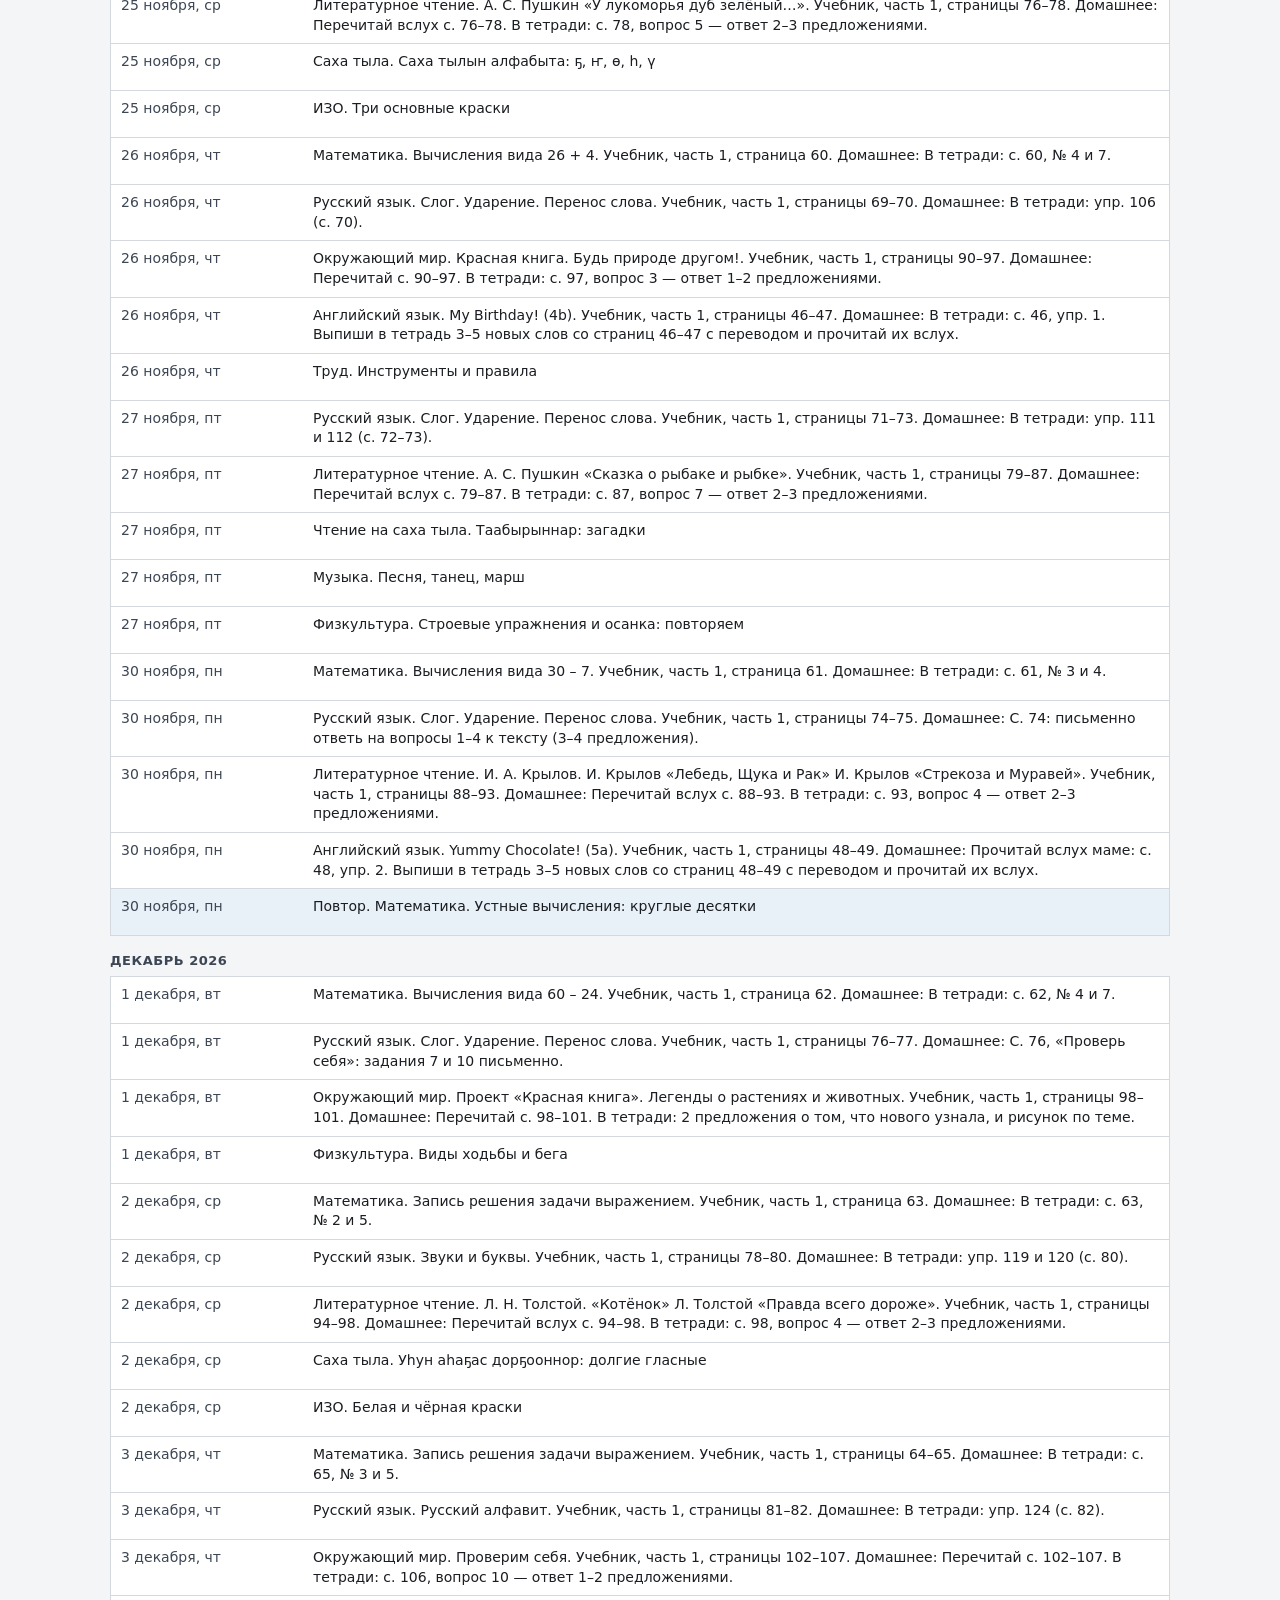
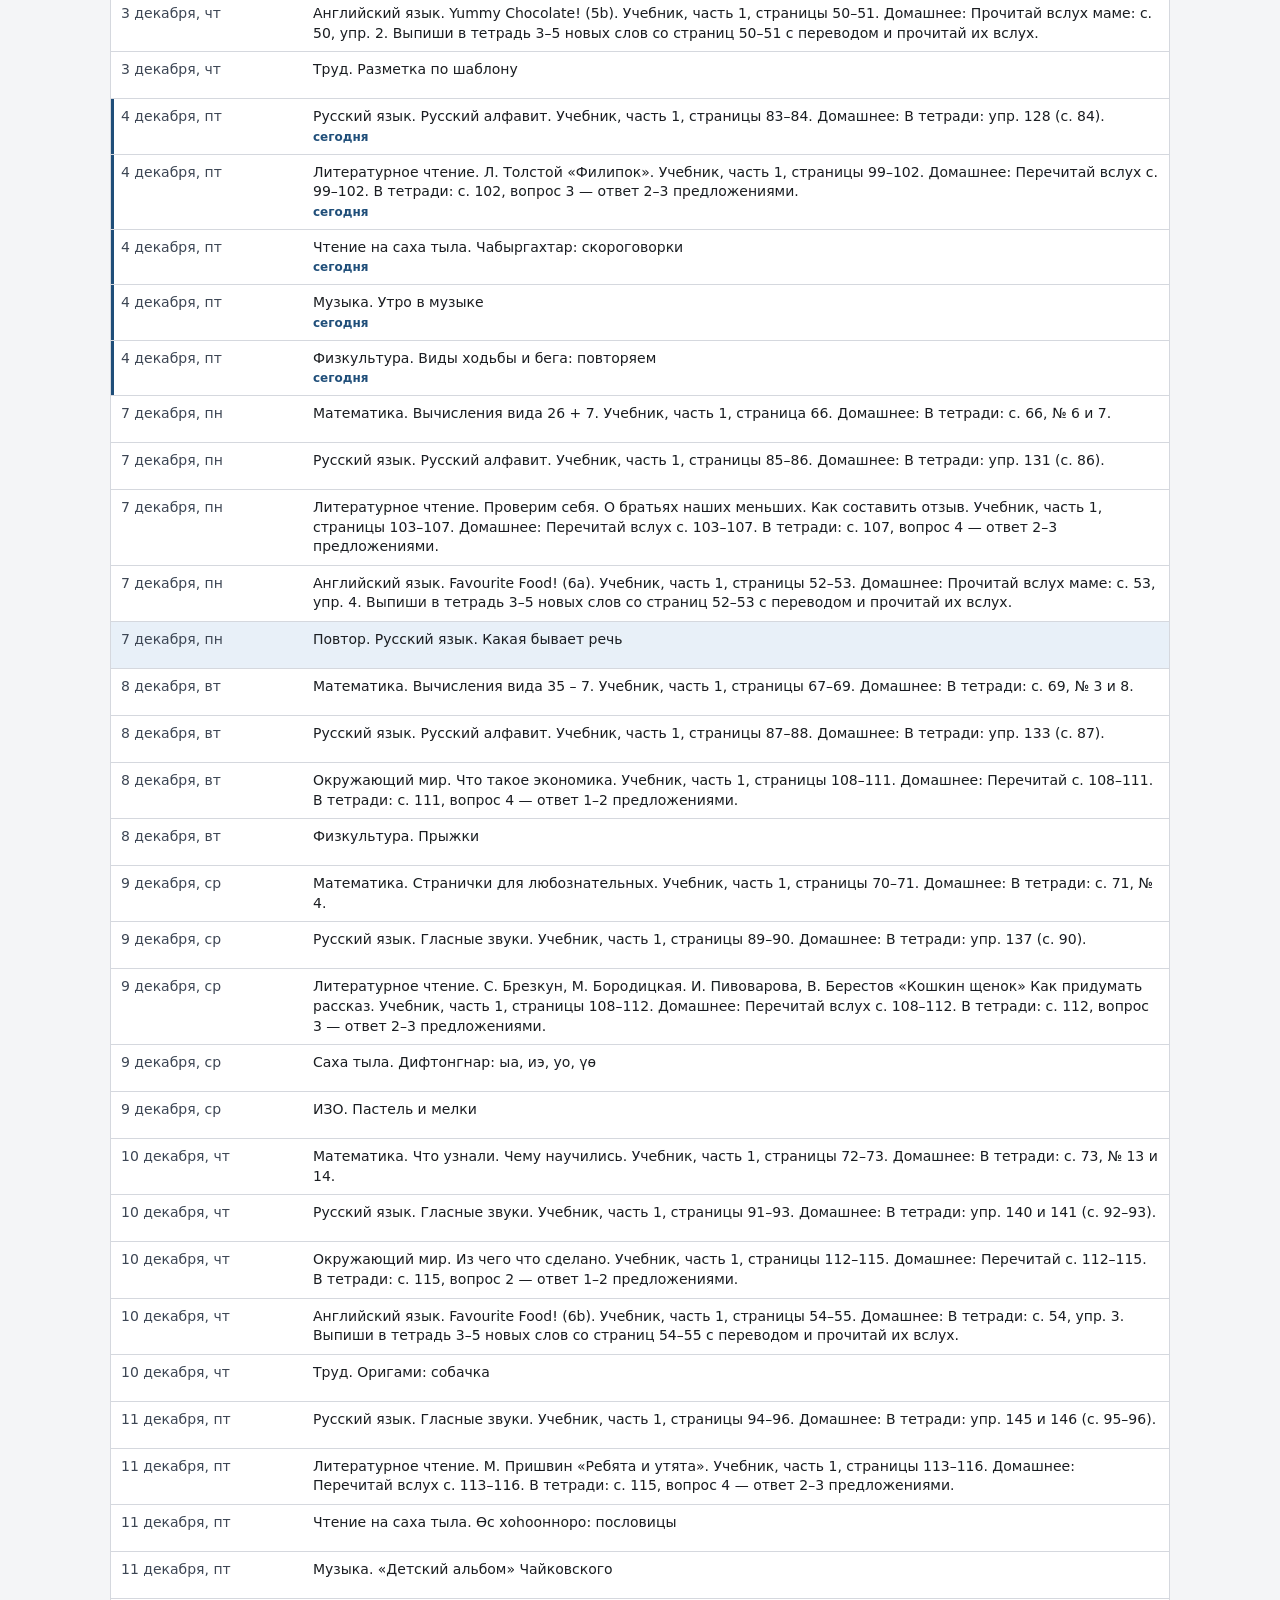
<file: plan.html>
<!DOCTYPE html>
<html lang="ru">
<head>
  <meta charset="UTF-8">
  <meta name="viewport" content="width=device-width, initial-scale=1.0">
  <title>Учебный план</title>
  <link rel="stylesheet" href="styles.css">
</head>
<body class="plan-page">
  <header>
    <h1>Учебный план</h1>
    <nav>
      <a href="index.html" class="tutor-link">К урокам</a>
      <a href="mama.html" class="tutor-link">Шпаргалка для мамы</a>
      <a href="tutor.html" class="tutor-link">Панель тьютора</a>
    </nav>
  </header>

  <main>
    <section>
      <h2>Программа 2 класса по учебникам</h2>
      <p id="plan-lead" class="hint"></p>
      <div id="plan-subjects"></div>
    </section>

    <section>
      <h2>График занятий</h2>
      <p class="hint">В строке написано «сегодня», если это текущий день, и «усвоено», если тема уже пройдена на этом компьютере.</p>
      <div id="plan-calendar"></div>
    </section>
  </main>

  <script src="data.js"></script>
  <script src="grade3.js"></script>
  <script src="app.js"></script>
  <script>
    renderPlanPage();
  </script>
</body>
</html>
</file>
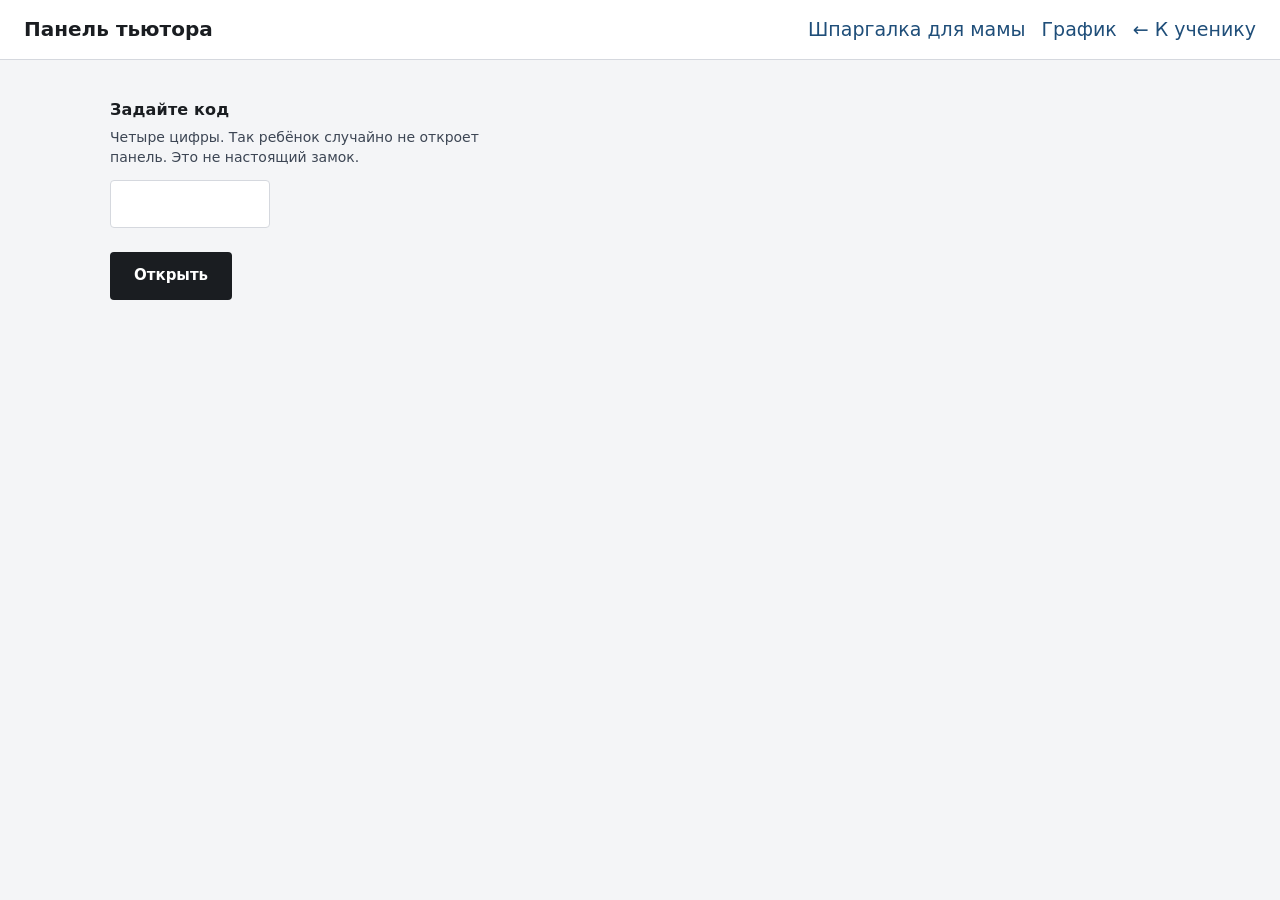
<file: tutor.html>
<!DOCTYPE html>
<html lang="ru">
<head>
  <meta charset="UTF-8">
  <meta name="viewport" content="width=device-width, initial-scale=1.0">
  <title>Панель тьютора</title>
  <link rel="stylesheet" href="styles.css">
</head>
<body class="tutor-page">
  <header>
    <h1>Панель тьютора</h1>
    <nav>
      <a href="mama.html" class="tutor-link">Шпаргалка для мамы</a>
      <a href="plan.html" class="tutor-link">График</a>
      <a href="index.html" class="tutor-link">← К ученику</a>
    </nav>
  </header>

  <main id="tutor-app">
    <section id="tutor-lock">
      <h2 id="tutor-lock-title">Код панели</h2>
      <p id="tutor-lock-hint" class="hint"></p>
      <input id="tutor-code-input" type="text" inputmode="numeric" maxlength="4" autocomplete="off" onkeydown="if (event.key === 'Enter') submitTutorCode()">
      <p id="tutor-code-msg" class="hint"></p>
      <button class="action-btn" type="button" onclick="submitTutorCode()">Открыть</button>
    </section>

    <div id="tutor-body" class="hidden">
    <section id="tutor-soft">
      <h2>Мягкий режим</h2>
      <p id="tutor-soft-note" class="hint"></p>
      <button id="tutor-soft-toggle" class="action-btn" type="button" onclick="toggleSoftMode()">Выключить мягкий режим</button>
    </section>

    <section>
      <h2>Разведка: с чего начать</h2>
      <div id="tutor-scout"></div>
    </section>

    <section>
      <h2>Сегодня по графику</h2>
      <p class="hint">Учебники открываются на LECTA (media.prosv.ru) в новой вкладке. Один раз войдите там в свой аккаунт в этом же браузере, иначе вместо книги откроется страница входа. Нужную страницу дочка набирает в поле «Страница» сверху. Задания учебника она пишет в тетради, вы проверяете и только потом она нажимает «Готово».</p>
      <div id="tutor-today"></div>
    </section>

    <section>
      <h2>Практика недели: связь предметов и задания из жизни</h2>
      <p class="hint">Одно-два задания в неделю вместо части домашней работы или в выходной. Тут же — ИЗО, труд, физкультура и саха тыла. Другие недели — в <a href="mama.html">шпаргалке для мамы</a>.</p>
      <div id="tutor-practice"></div>
    </section>

    <section>
      <h2>Календарь: уроки и темы</h2>
      <p class="hint">По числам: что проходим и какая тема. В колонке «Итог» — что уже усвоено на этом компьютере.</p>
      <div id="tutor-calendar"></div>
    </section>

    <section>
      <h2>Прогресс по блокам</h2>
      <p class="hint"><span class="status-stuck">не усвоено</span> после двух проверок · <span class="status-work">в процессе</span> · <span class="status-done">усвоено</span></p>
      <div id="tutor-progress"></div>
    </section>

    <section>
      <h2>Последние ошибки</h2>
      <div id="tutor-errors"></div>
    </section>

    <section>
      <h2>Контрольные по четвертям</h2>
      <p class="hint">Контрольная появляется у ребёнка на главной за неделю до конца четверти (годовая — с 5 мая). В неё входят только пройденные темы, до 12 вопросов, без ограничения времени. Контрольная за 4 четверть — годовая. Темы с ошибками сайт сам чаще даёт на повторение. Оценка примерная: от 90% — «5», от 70% — «4», от 50% — «3».</p>
      <div id="tutor-controls"></div>
    </section>

    <section>
      <h2>Счёт в уме</h2>
      <p class="hint">Ежедневная зарядка перед уроками: 10 примеров, без таймера на экране. Пример, решённый верно и быстро (до 7 секунд), возвращается всё реже: через 1, 3, 7 и 16 дней. Ошибка возвращает его на завтра. Таблица умножения добавляется по мере пройденных уроков.</p>
      <div id="tutor-facts"></div>
    </section>

    <section id="tutor-save">
      <h2>Сохранение прогресса</h2>
      <p class="hint">Прогресс записывается сразу после каждого задания и хранится в браузере этого ноутбука. Вайфай, интернет и переезд на него не влияют. Раз в неделю сайт сам сохраняет копию в папку «Загрузки» (файл ucheba-progress-дата.json): в ней уроки, контрольные, счёт в уме и настройки. Копия нужна, если сменится ноутбук или браузер либо очистятся данные браузера: тогда нажмите «Загрузить прогресс» и выберите самый свежий файл.</p>
      <p id="backup-note" class="hint"></p>
      <button class="action-btn" type="button" onclick="downloadProgress()">Сохранить копию сейчас</button>
      <label class="action-btn file-btn">Загрузить прогресс
        <input id="progress-file" type="file" accept="application/json,.json" onchange="uploadProgress(this)">
      </label>
      <button class="back-btn" type="button" onclick="changeTutorCode()">Сменить код</button>
    </section>
    </div>
  </main>

  <script src="data.js"></script>
  <script src="grade3.js"></script>
  <script src="app.js"></script>
  <script src="brain.js"></script>
  <script>
    openTutorPage();
  </script>
</body>
</html>
</file>
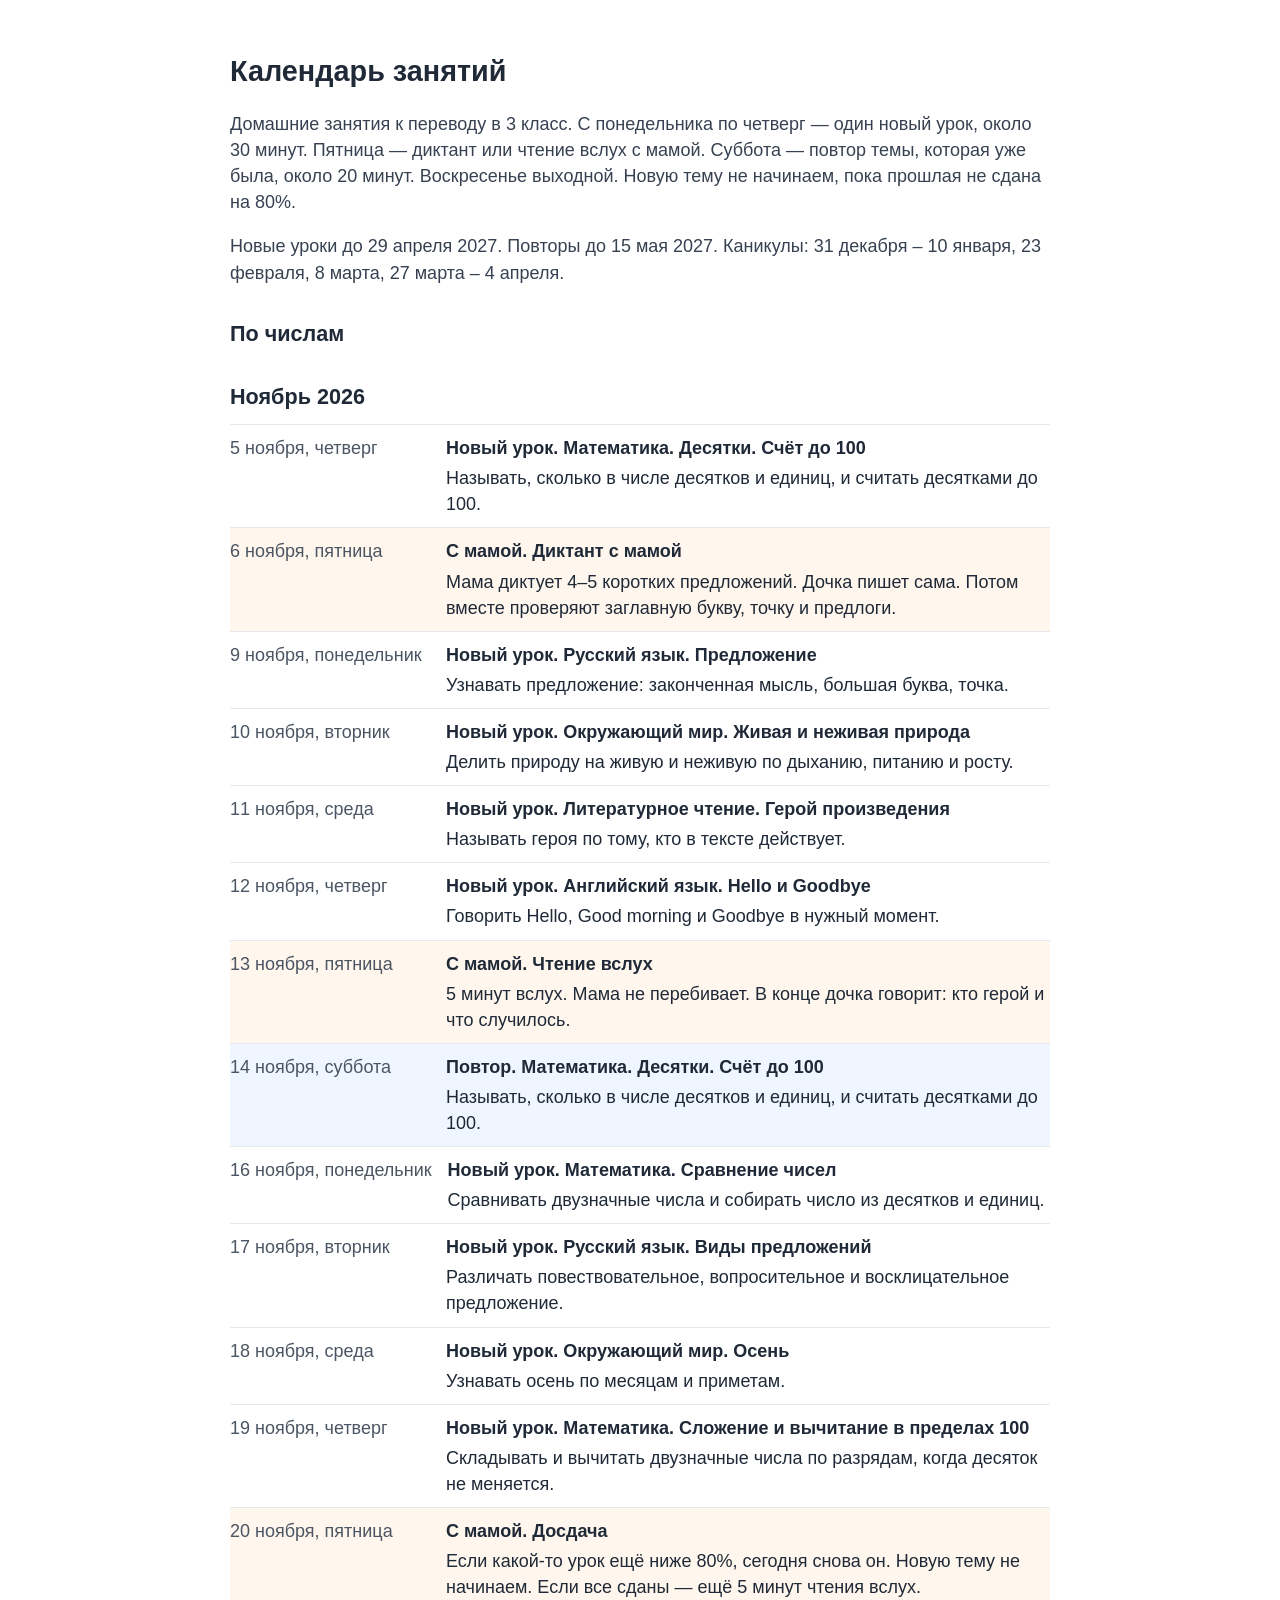
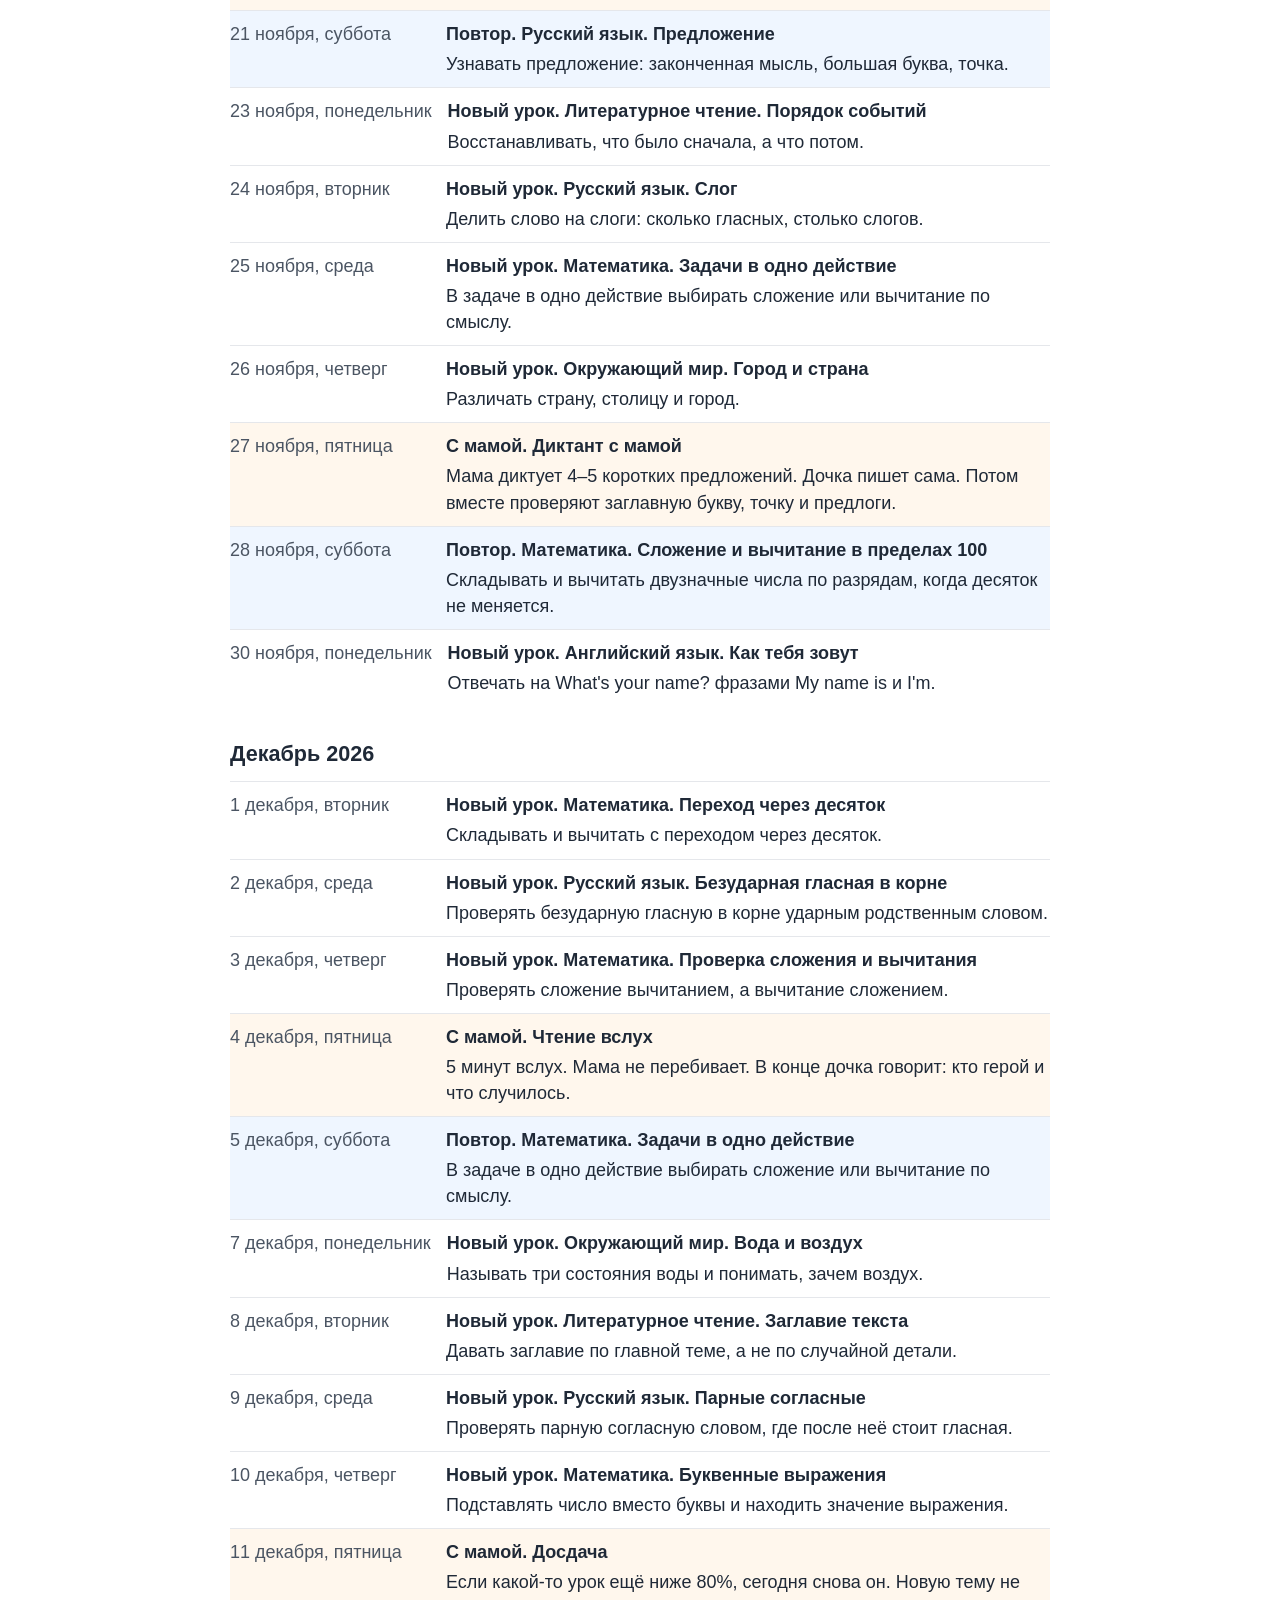
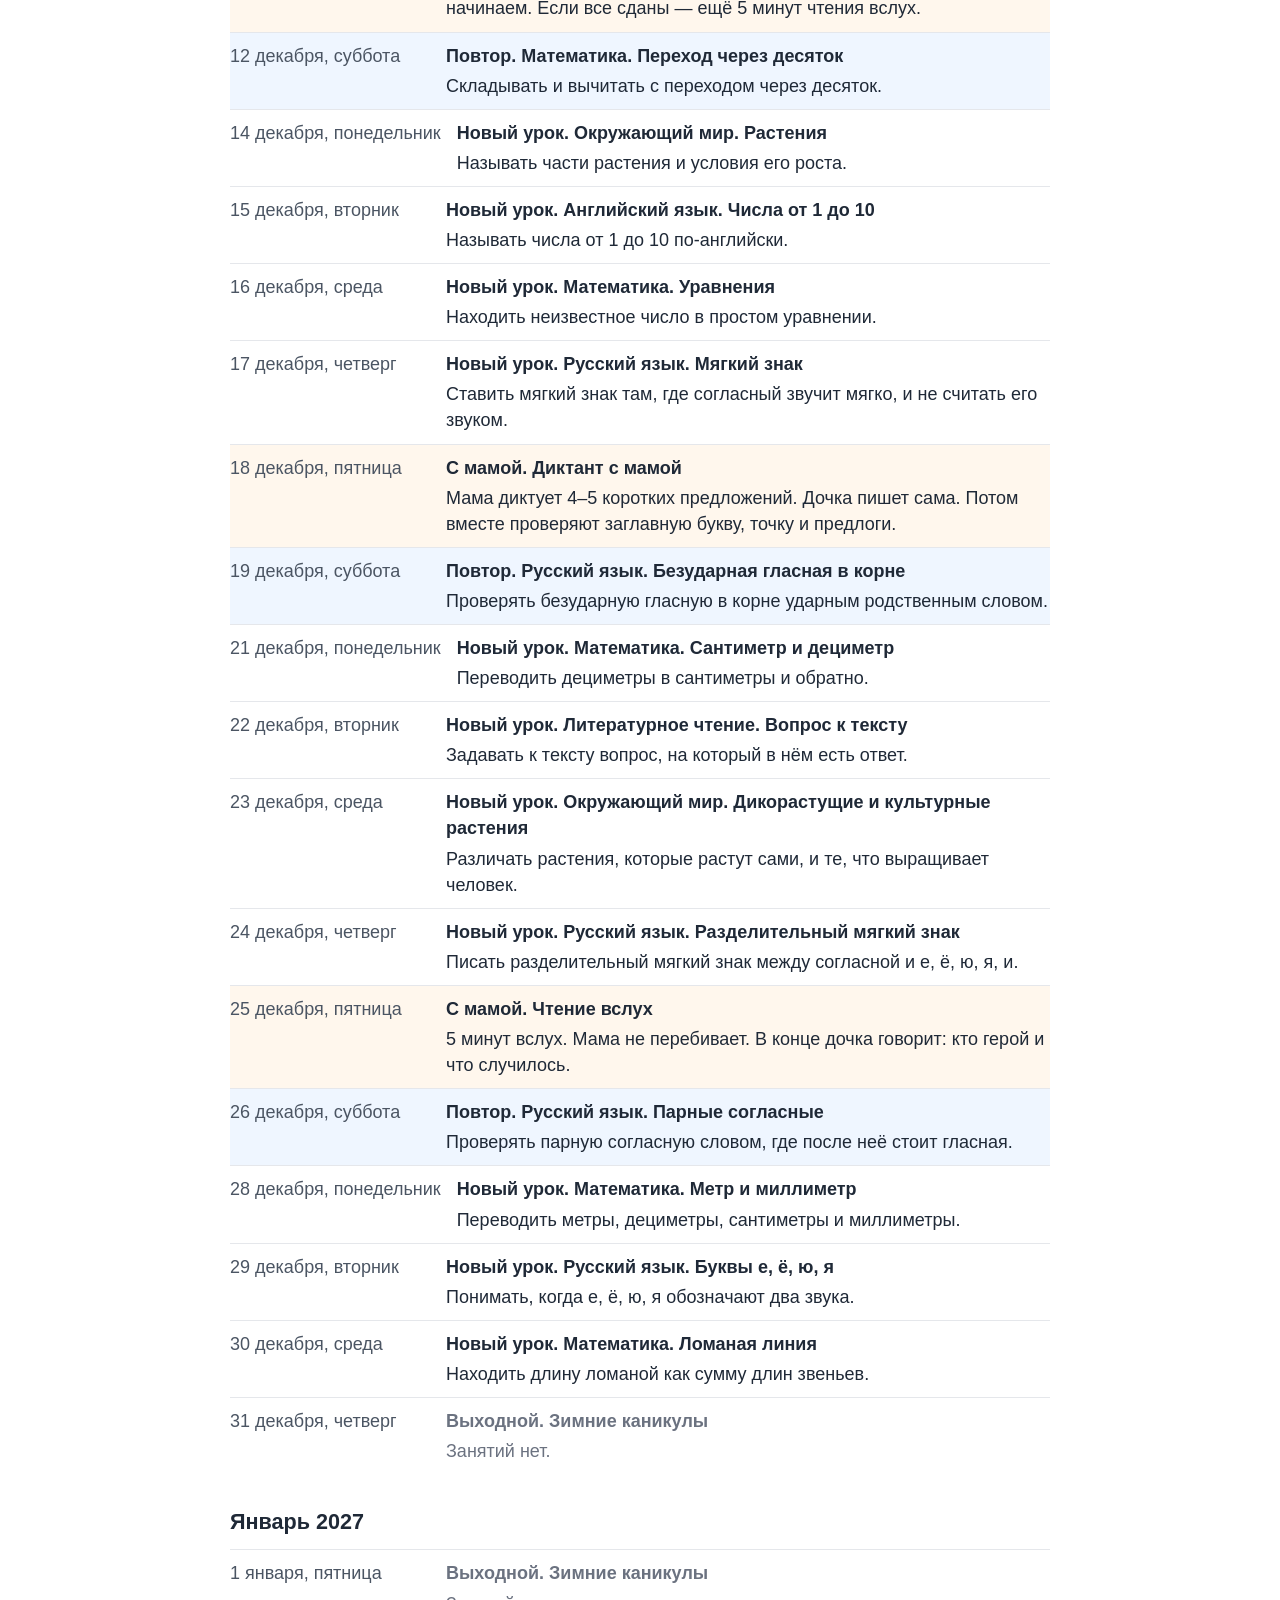
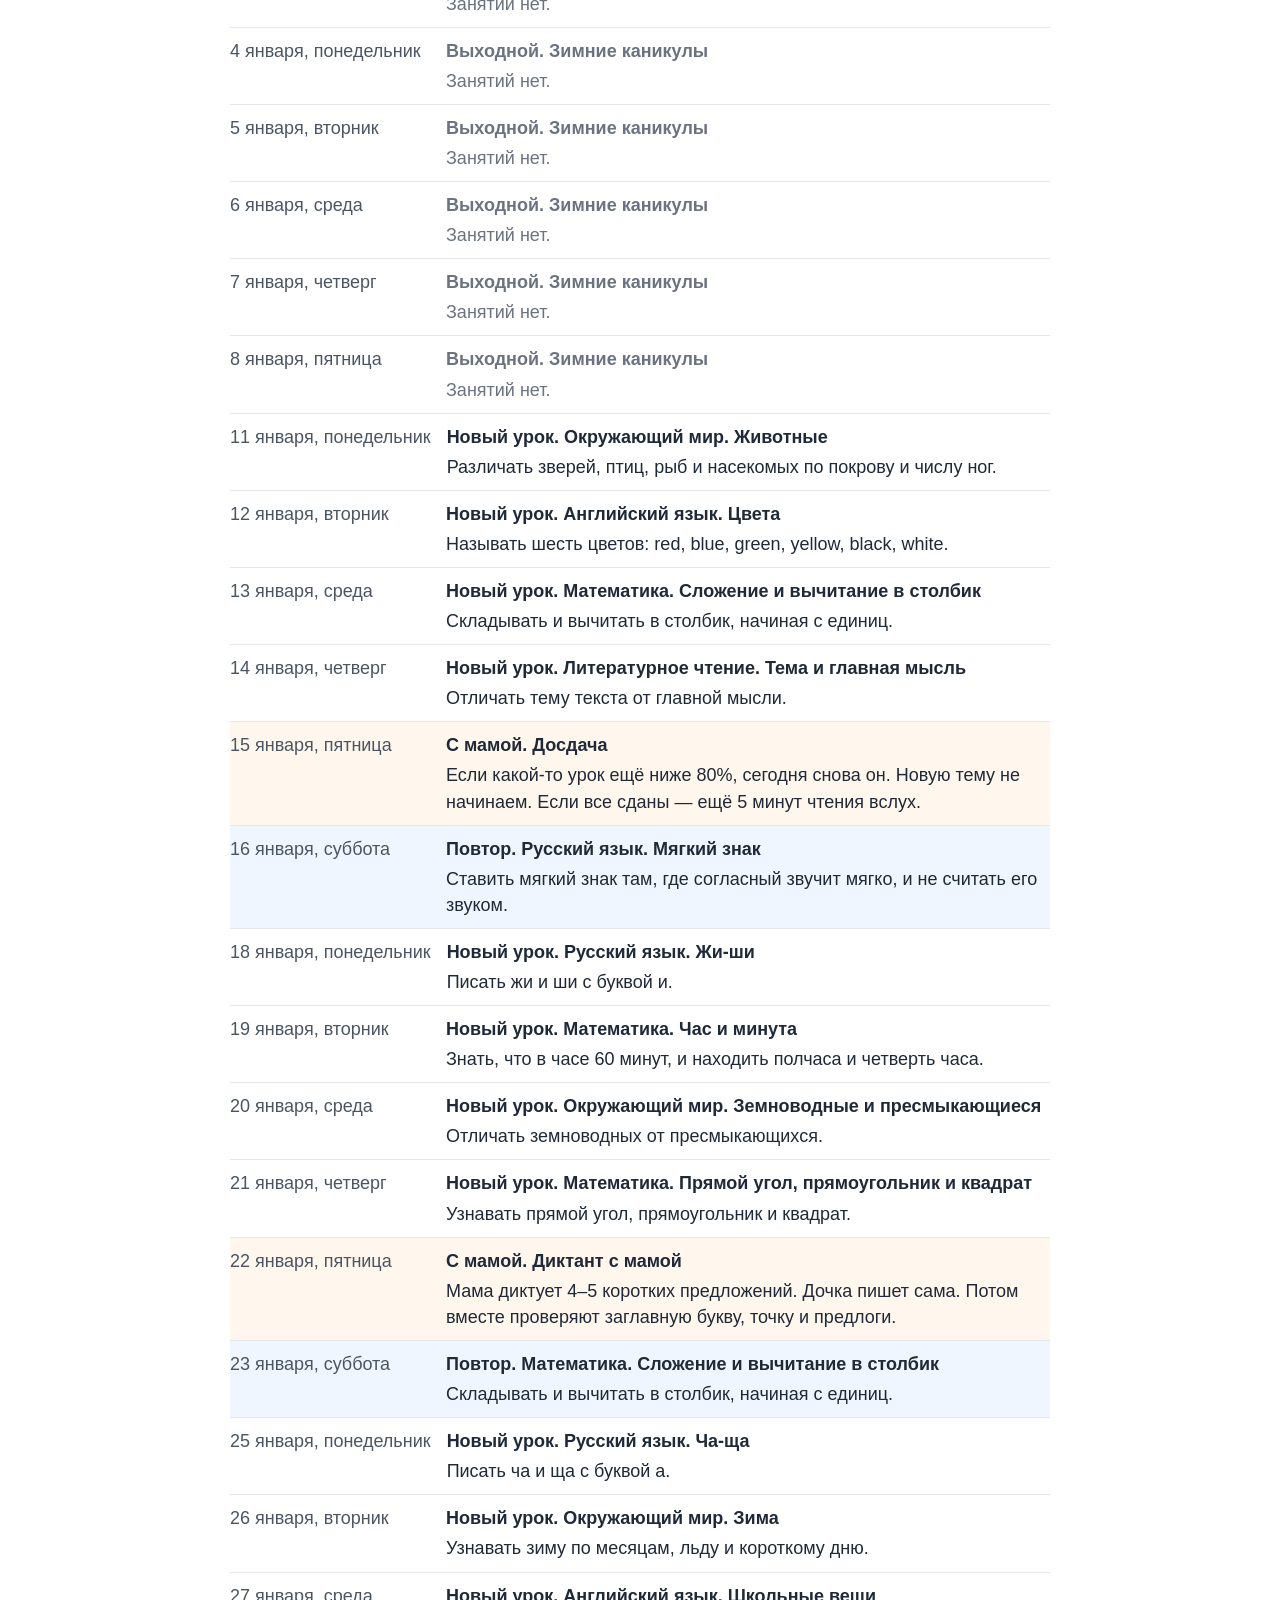
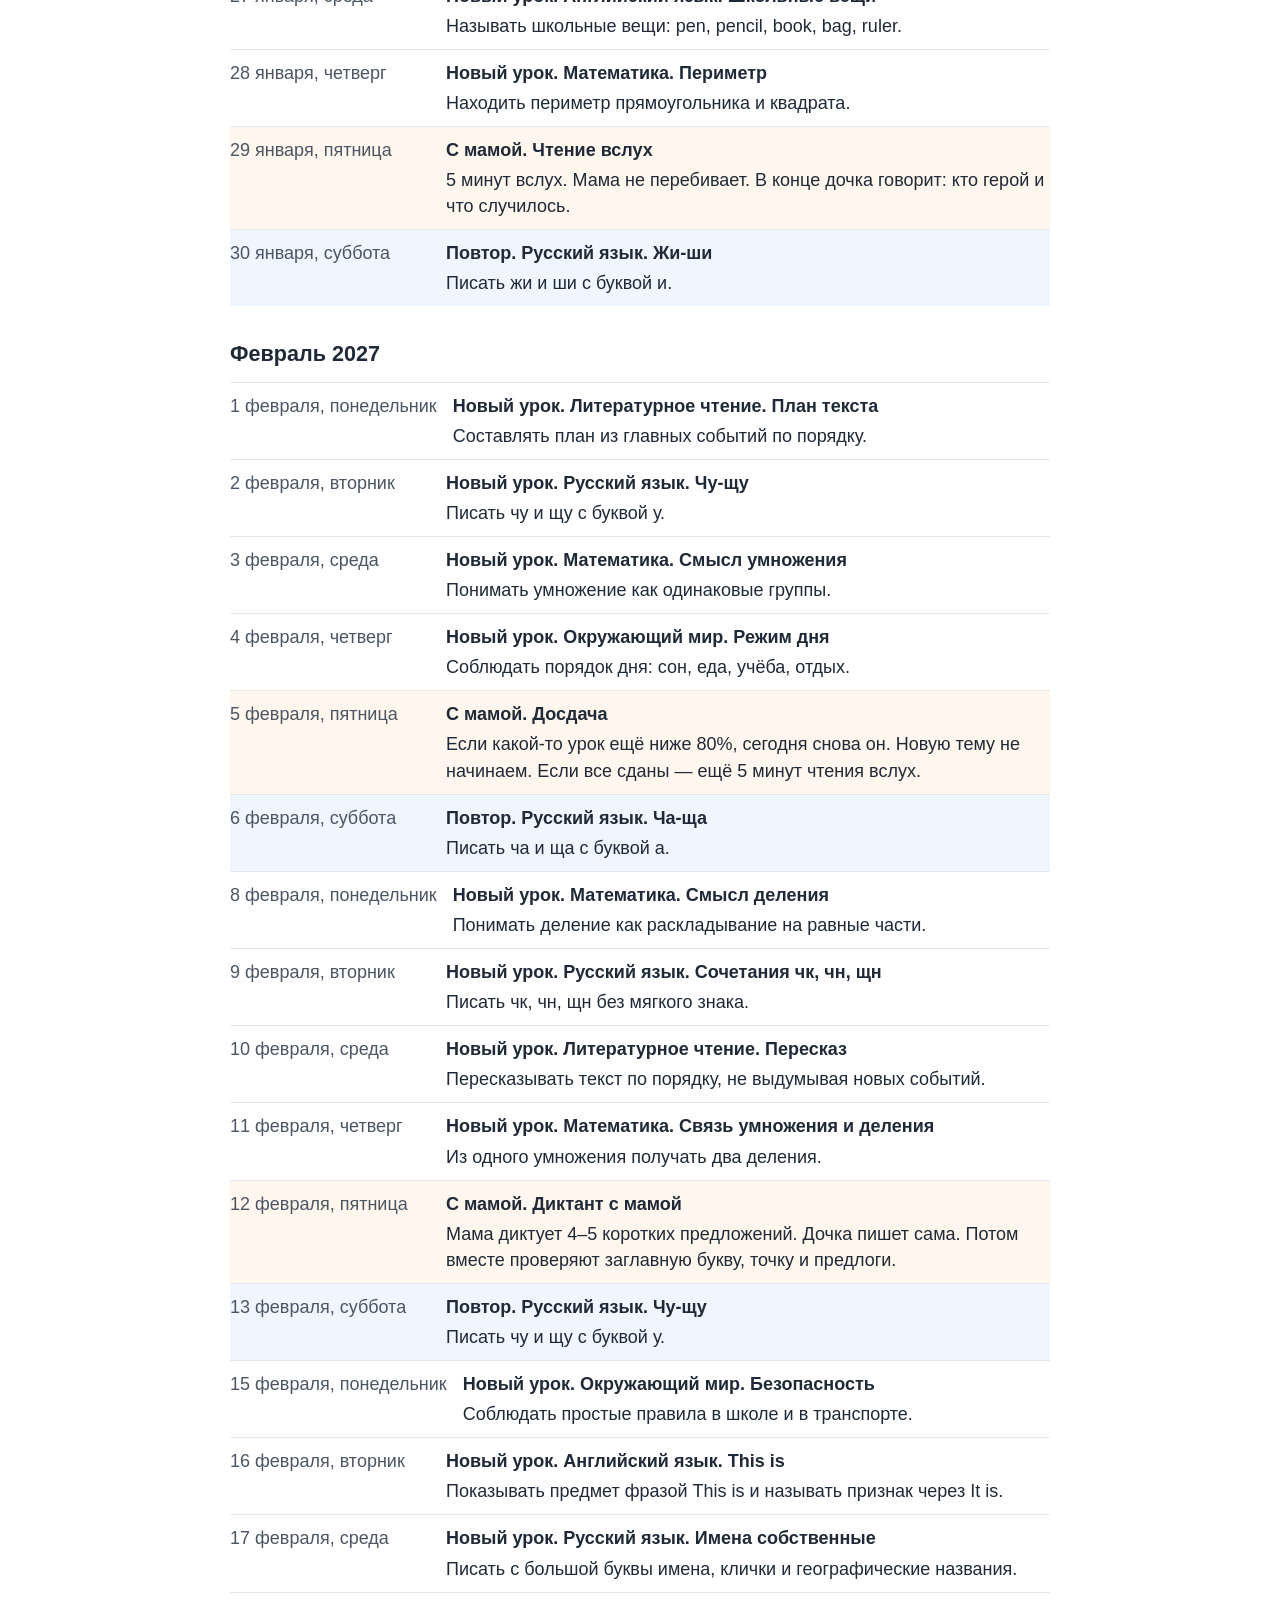
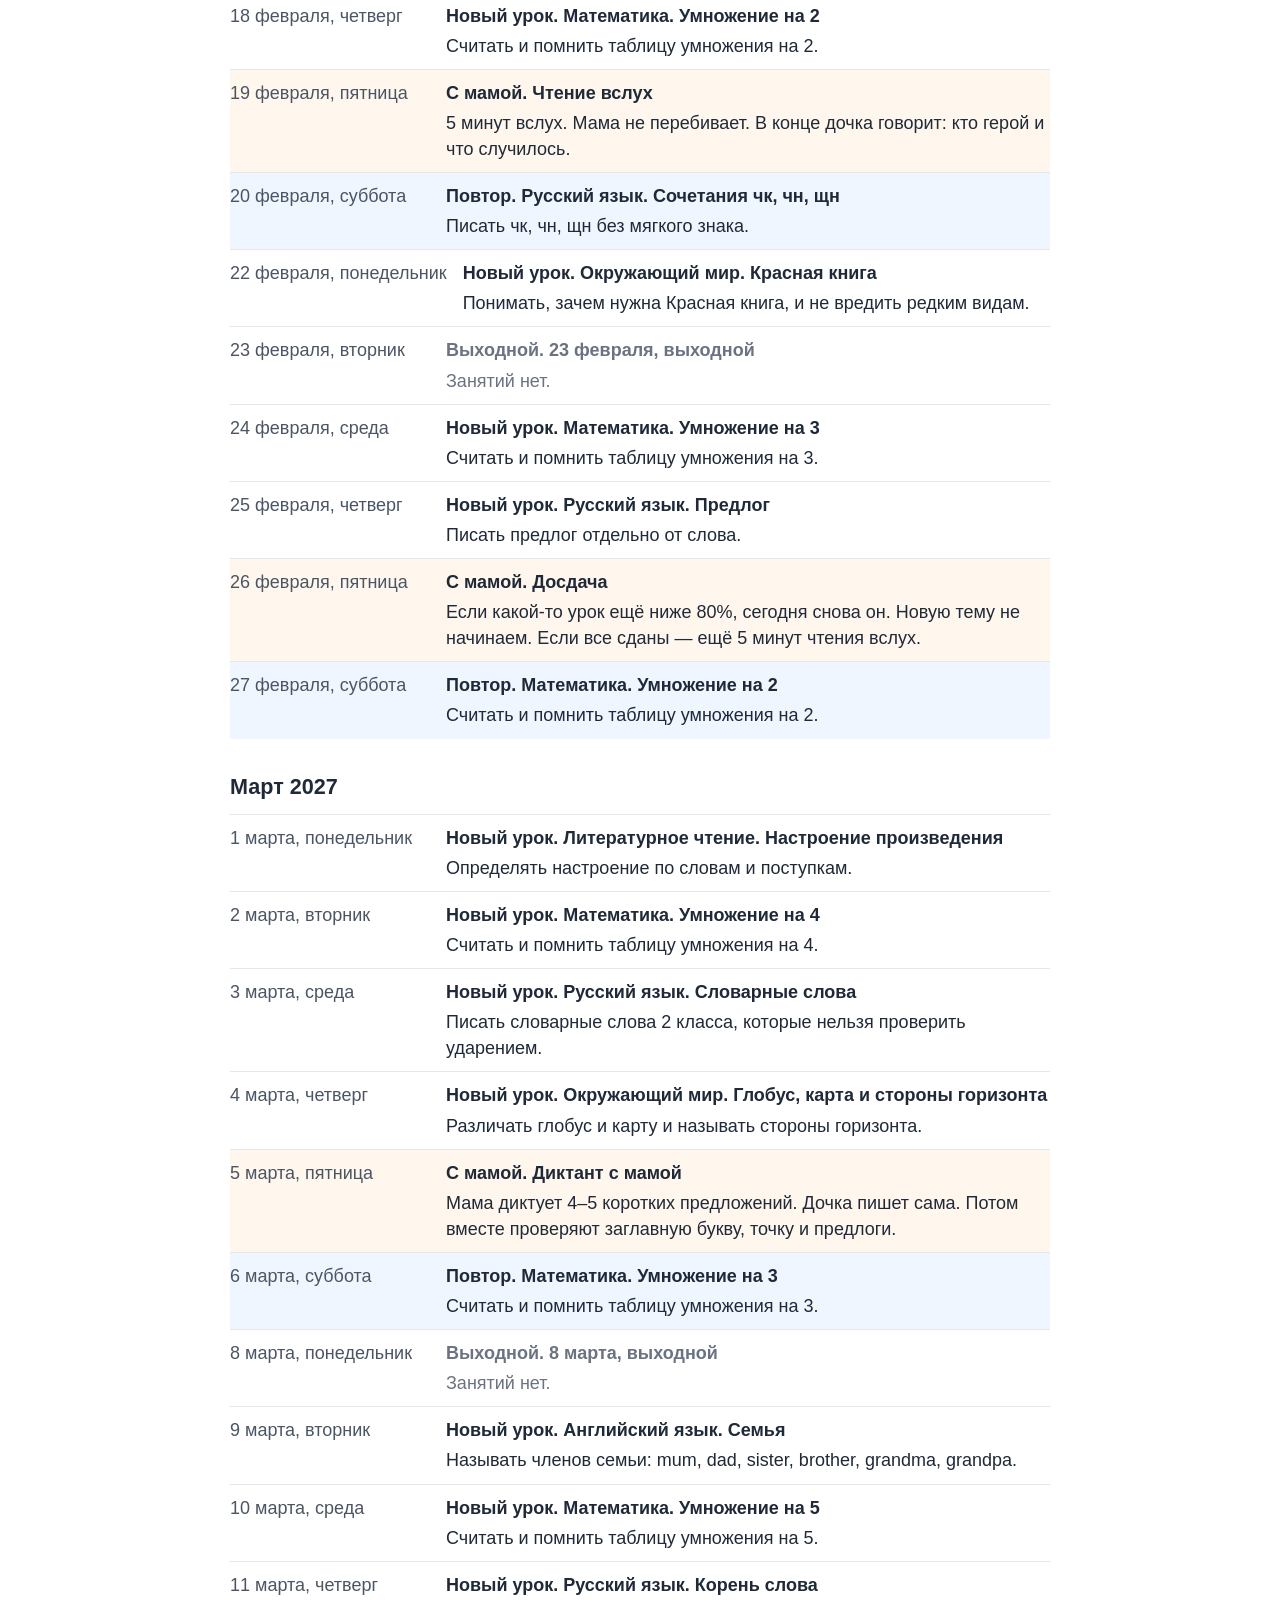
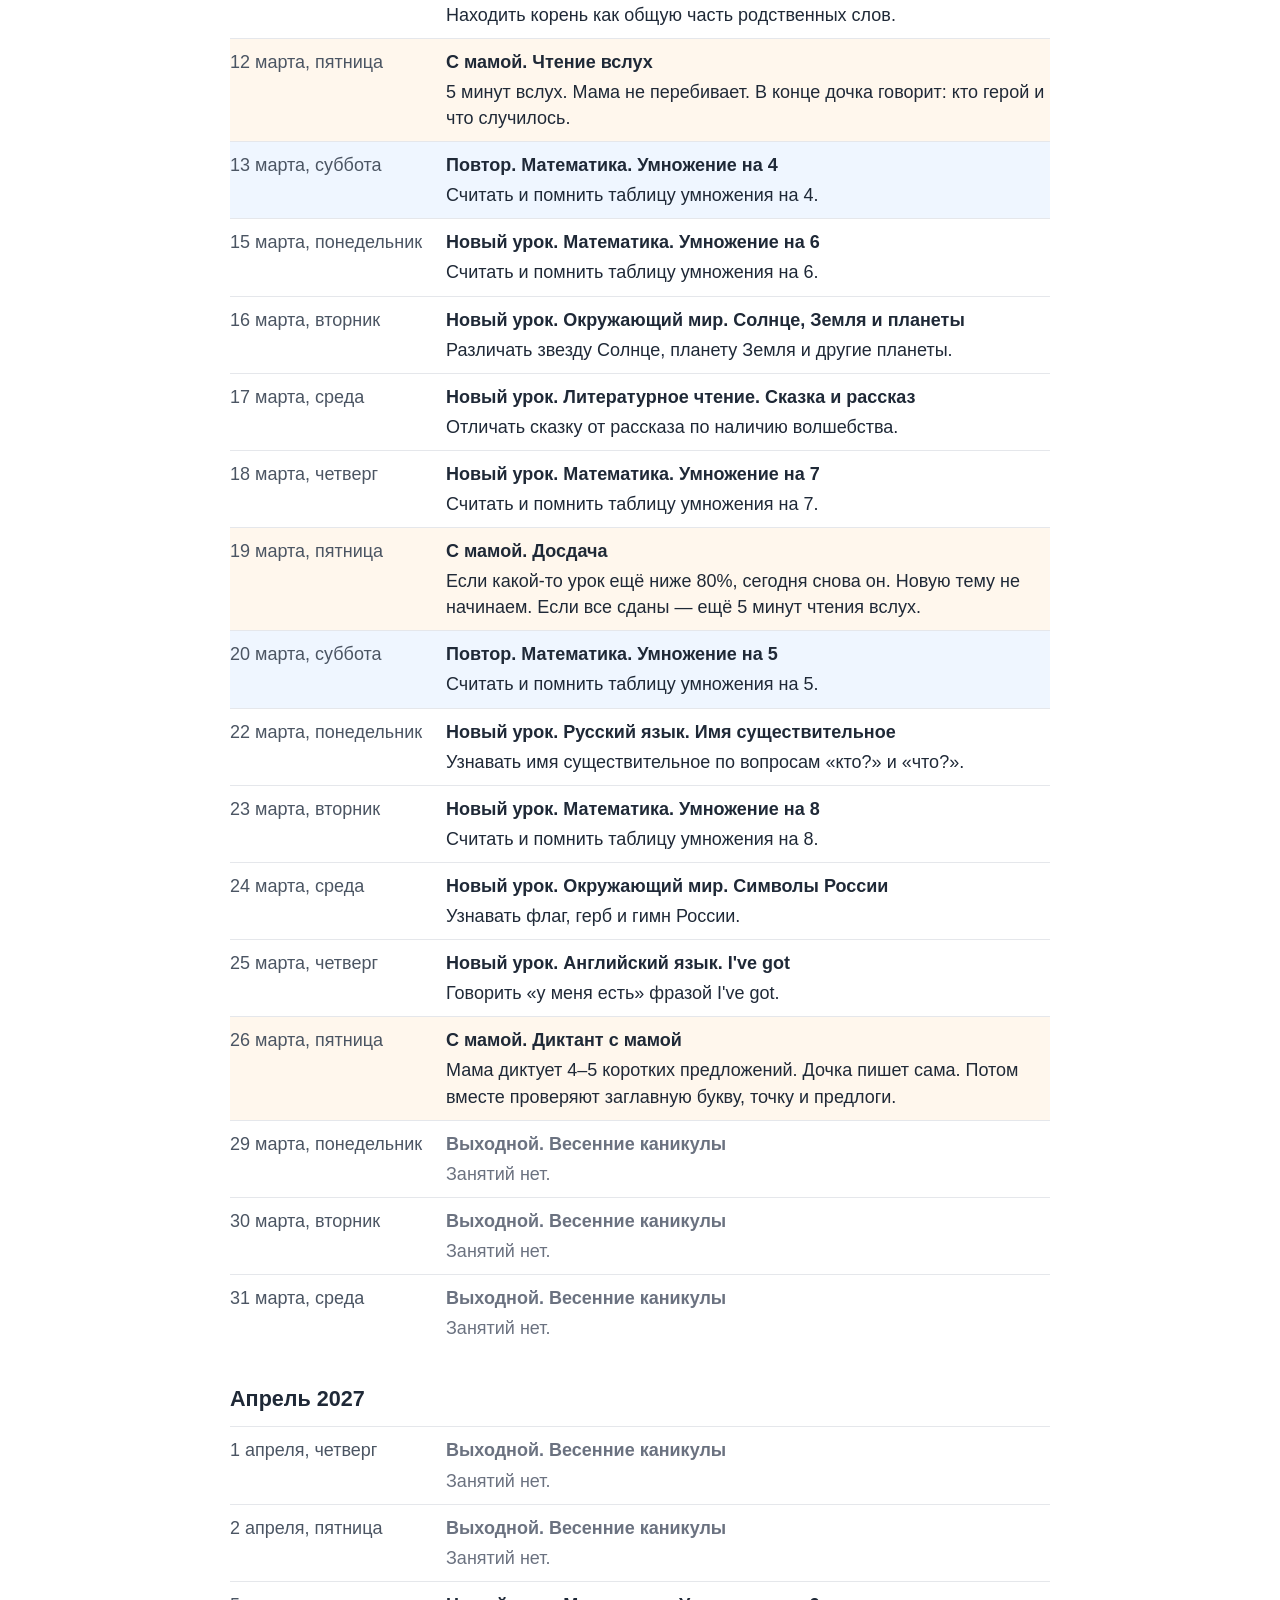
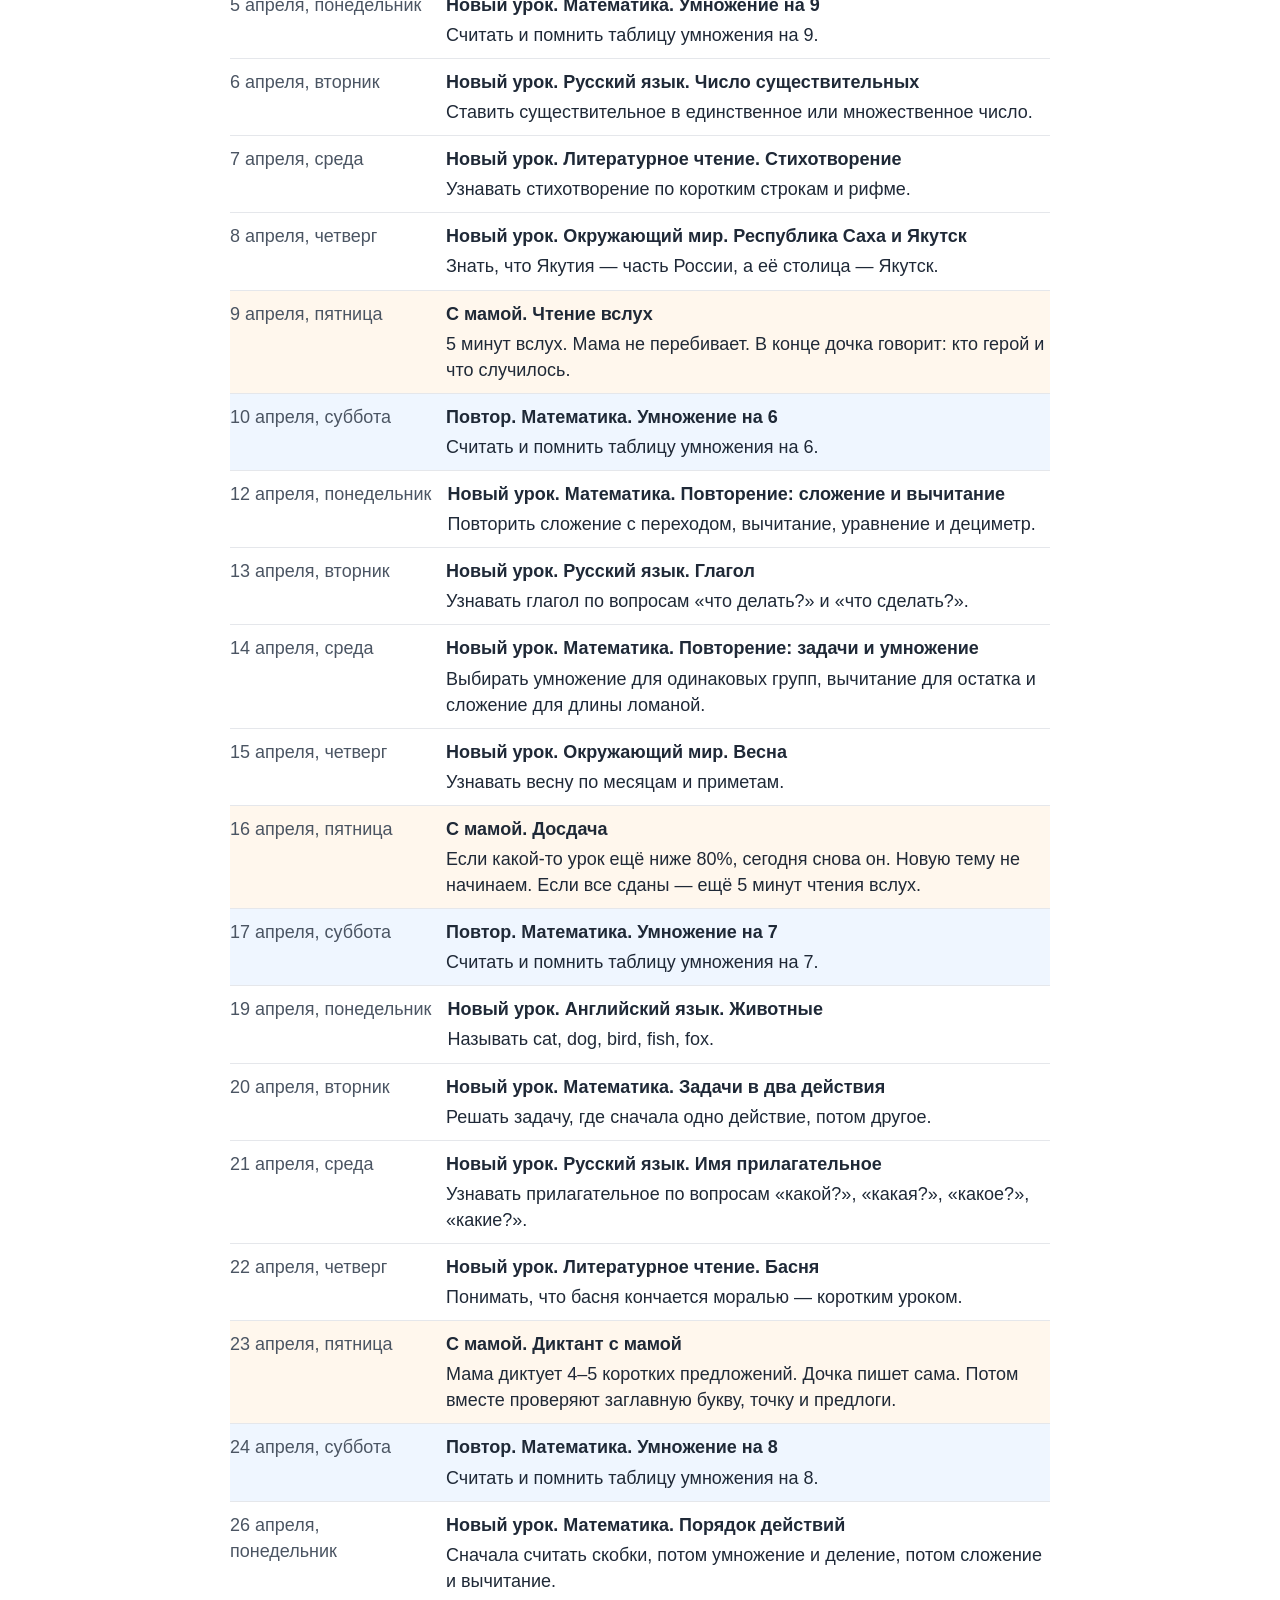
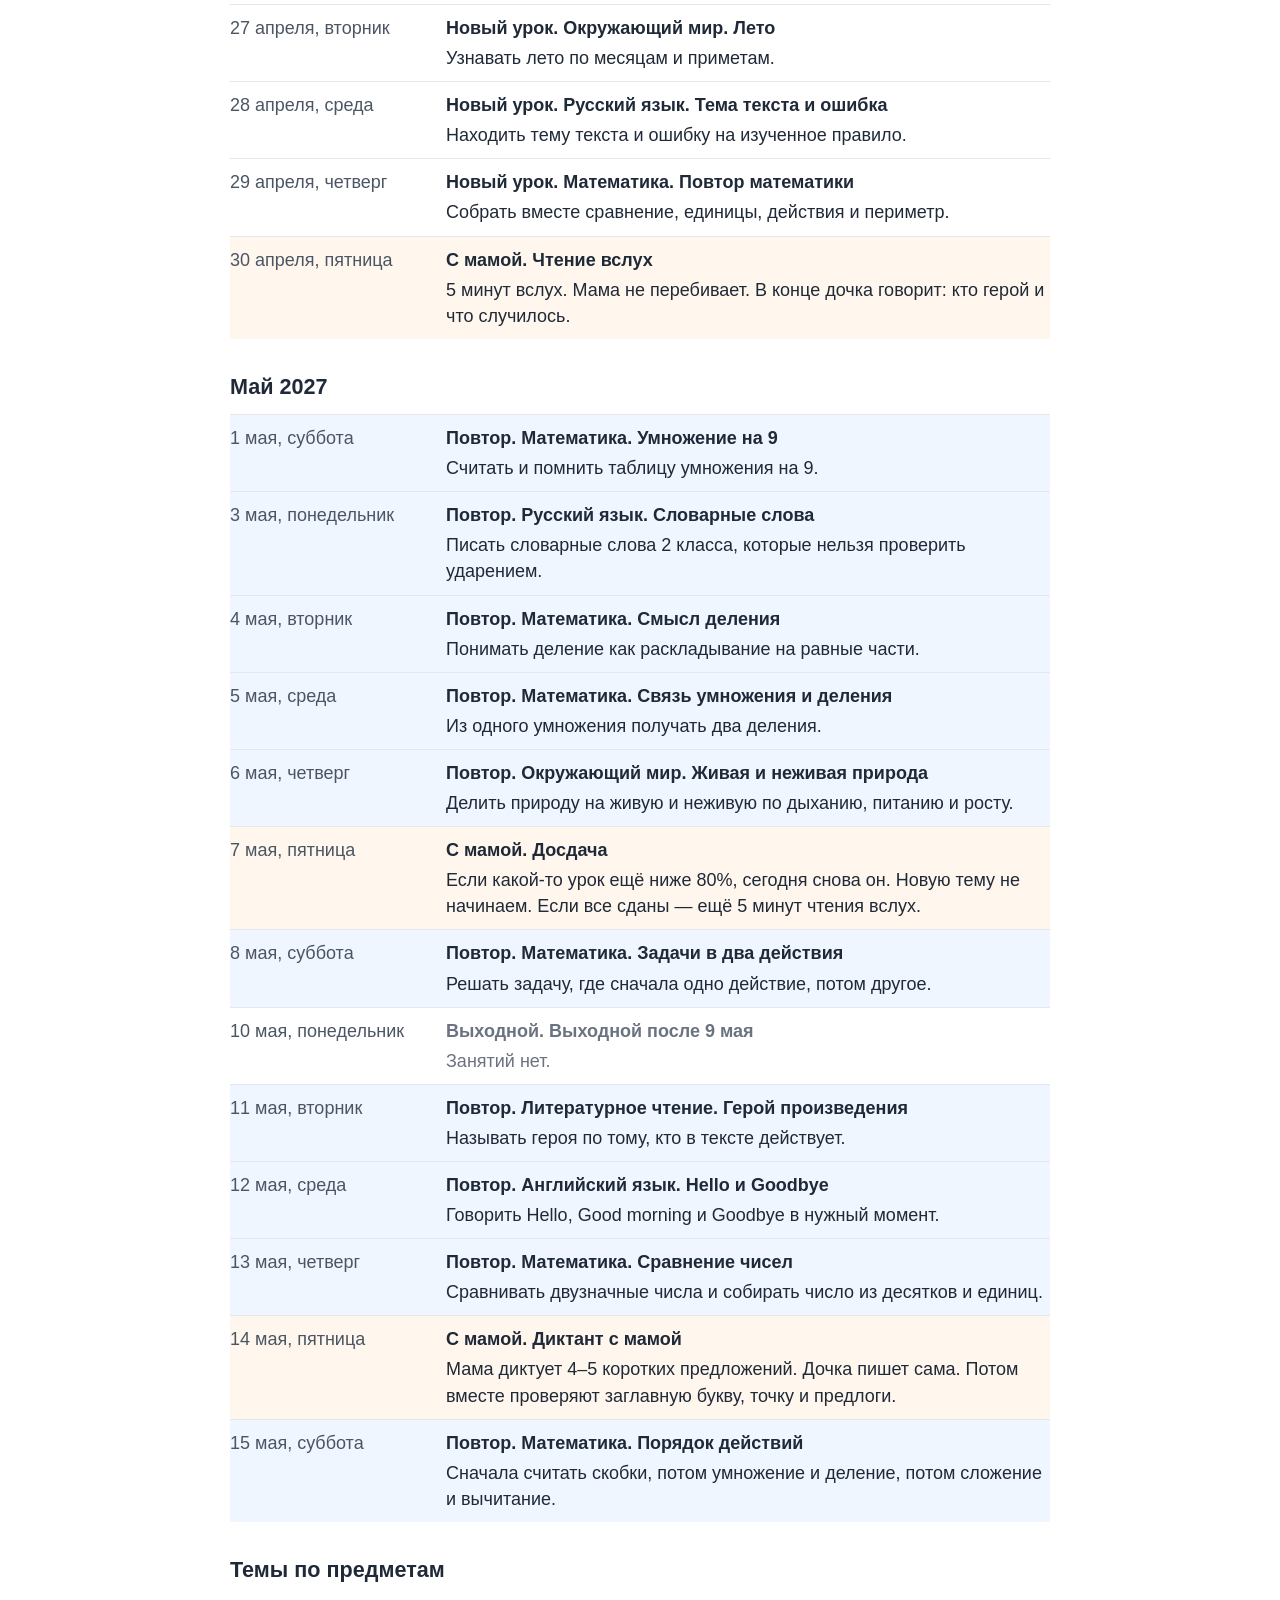
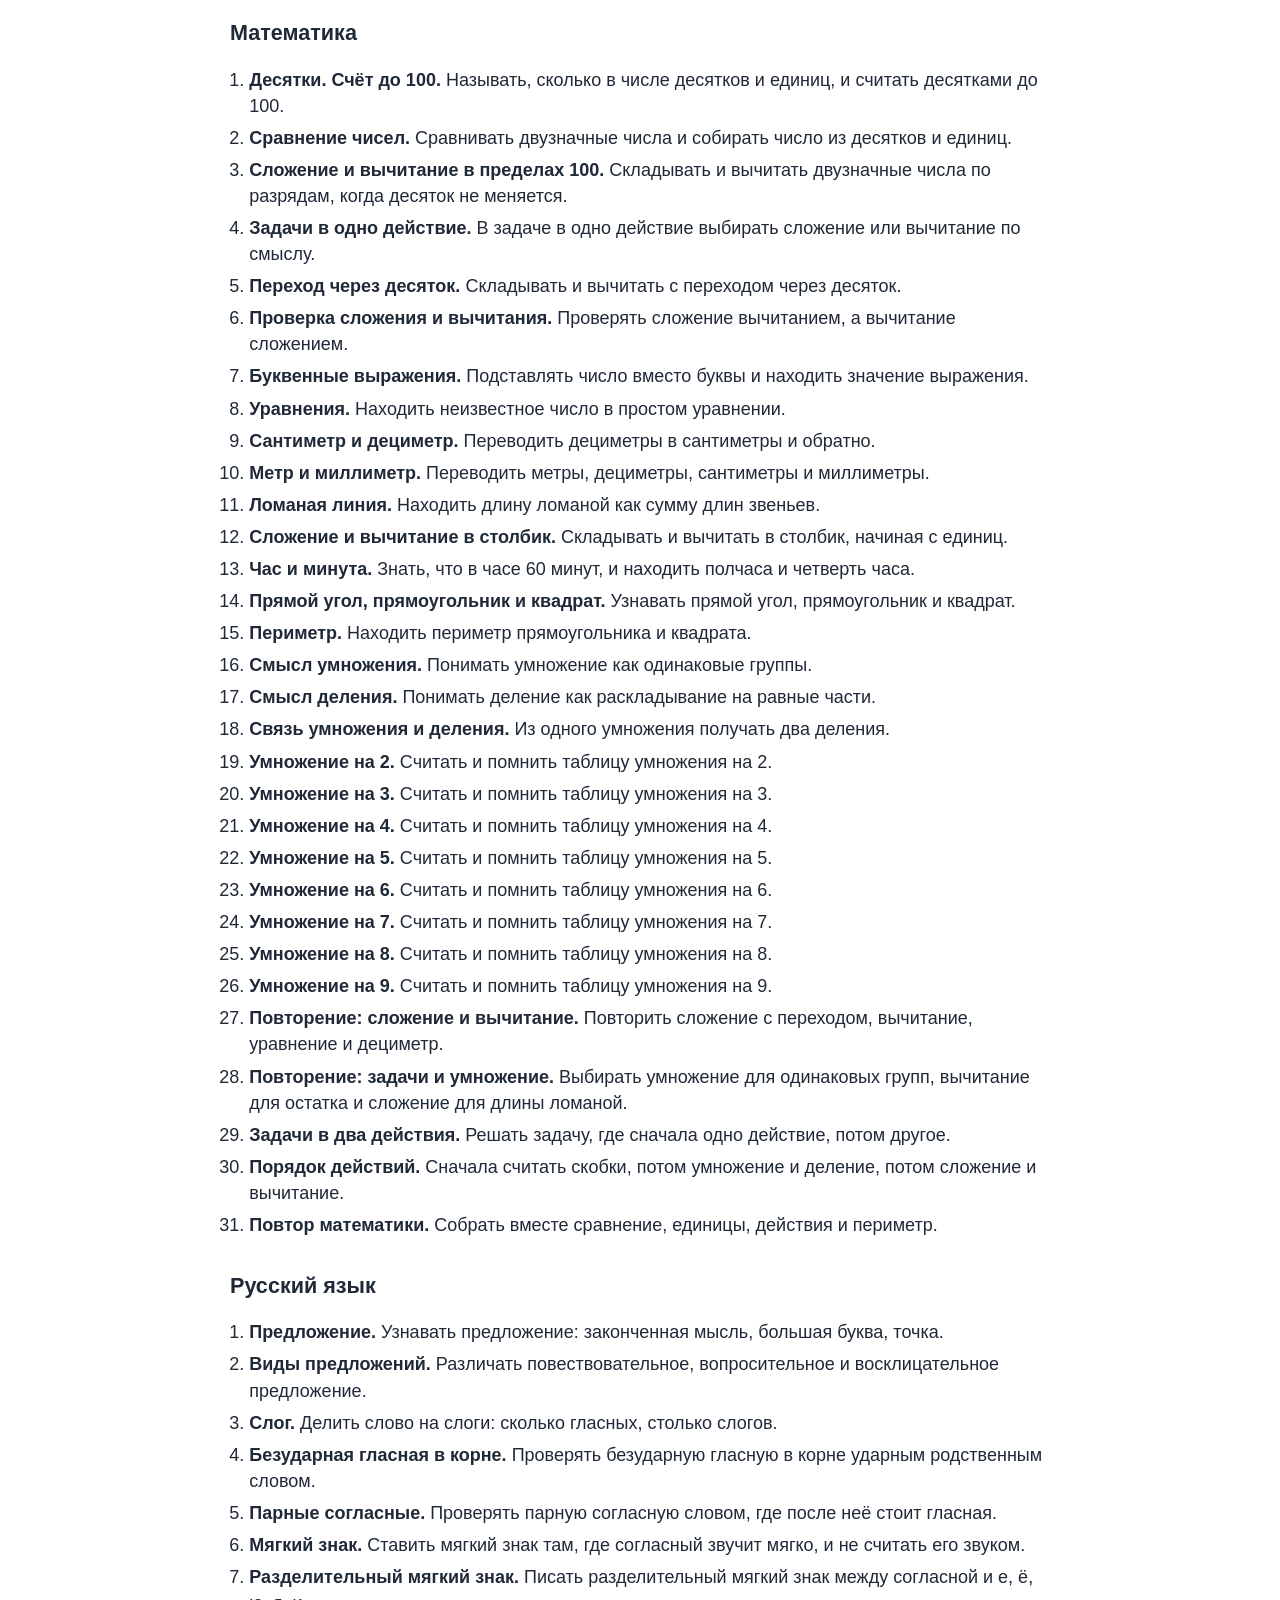
<file: Календарь-занятий.html>
<!DOCTYPE html>
<html lang="ru">
<head>
<meta charset="UTF-8">
<title>Календарь занятий</title>
<style>
  body { font-family: -apple-system, "Segoe UI", sans-serif; font-size: 18px; line-height: 1.45; color: #1f2937; max-width: 820px; margin: 0 auto; padding: 32px 20px 64px; }
  h1 { font-size: 1.8rem; margin-bottom: 8px; }
  h2 { margin: 32px 0 12px; font-size: 1.35rem; }
  .lead { color: #374151; }
  .day { display: flex; gap: 16px; border-top: 1px solid #e5e7eb; padding: 10px 0; }
  .when { min-width: 12.5rem; color: #4b5563; }
  .what p { margin: 4px 0 0; }
  .mama { background: #fff7ed; }
  .return { background: #eff6ff; }
  .rest { color: #6b7280; }
  ol { padding-left: 1.2rem; }
  li { margin: 6px 0; }
  @media print { body { font-size: 12pt; } .day { break-inside: avoid; } }
</style>
</head>
<body>
<h1>Календарь занятий</h1>
<p class="lead">Домашние занятия к переводу в 3 класс. С понедельника по четверг — один новый урок, около 30 минут. Пятница — диктант или чтение вслух с мамой. Суббота — повтор темы, которая уже была, около 20 минут. Воскресенье выходной. Новую тему не начинаем, пока прошлая не сдана на 80%.</p>
<p class="lead">Новые уроки до 29 апреля 2027. Повторы до 15 мая 2027. Каникулы: 31 декабря – 10 января, 23 февраля, 8 марта, 27 марта – 4 апреля.</p>
<h2>По числам</h2>
<h2>Ноябрь 2026</h2>
<article class='day lesson'><div class='when'>5 ноября, четверг</div><div class='what'><strong>Новый урок. Математика. Десятки. Счёт до 100</strong><p>Называть, сколько в числе десятков и единиц, и считать десятками до 100.</p></div></article>
<article class='day mama'><div class='when'>6 ноября, пятница</div><div class='what'><strong>С мамой. Диктант с мамой</strong><p>Мама диктует 4–5 коротких предложений. Дочка пишет сама. Потом вместе проверяют заглавную букву, точку и предлоги.</p></div></article>
<article class='day lesson'><div class='when'>9 ноября, понедельник</div><div class='what'><strong>Новый урок. Русский язык. Предложение</strong><p>Узнавать предложение: законченная мысль, большая буква, точка.</p></div></article>
<article class='day lesson'><div class='when'>10 ноября, вторник</div><div class='what'><strong>Новый урок. Окружающий мир. Живая и неживая природа</strong><p>Делить природу на живую и неживую по дыханию, питанию и росту.</p></div></article>
<article class='day lesson'><div class='when'>11 ноября, среда</div><div class='what'><strong>Новый урок. Литературное чтение. Герой произведения</strong><p>Называть героя по тому, кто в тексте действует.</p></div></article>
<article class='day lesson'><div class='when'>12 ноября, четверг</div><div class='what'><strong>Новый урок. Английский язык. Hello и Goodbye</strong><p>Говорить Hello, Good morning и Goodbye в нужный момент.</p></div></article>
<article class='day mama'><div class='when'>13 ноября, пятница</div><div class='what'><strong>С мамой. Чтение вслух</strong><p>5 минут вслух. Мама не перебивает. В конце дочка говорит: кто герой и что случилось.</p></div></article>
<article class='day return'><div class='when'>14 ноября, суббота</div><div class='what'><strong>Повтор. Математика. Десятки. Счёт до 100</strong><p>Называть, сколько в числе десятков и единиц, и считать десятками до 100.</p></div></article>
<article class='day lesson'><div class='when'>16 ноября, понедельник</div><div class='what'><strong>Новый урок. Математика. Сравнение чисел</strong><p>Сравнивать двузначные числа и собирать число из десятков и единиц.</p></div></article>
<article class='day lesson'><div class='when'>17 ноября, вторник</div><div class='what'><strong>Новый урок. Русский язык. Виды предложений</strong><p>Различать повествовательное, вопросительное и восклицательное предложение.</p></div></article>
<article class='day lesson'><div class='when'>18 ноября, среда</div><div class='what'><strong>Новый урок. Окружающий мир. Осень</strong><p>Узнавать осень по месяцам и приметам.</p></div></article>
<article class='day lesson'><div class='when'>19 ноября, четверг</div><div class='what'><strong>Новый урок. Математика. Сложение и вычитание в пределах 100</strong><p>Складывать и вычитать двузначные числа по разрядам, когда десяток не меняется.</p></div></article>
<article class='day mama'><div class='when'>20 ноября, пятница</div><div class='what'><strong>С мамой. Досдача</strong><p>Если какой-то урок ещё ниже 80%, сегодня снова он. Новую тему не начинаем. Если все сданы — ещё 5 минут чтения вслух.</p></div></article>
<article class='day return'><div class='when'>21 ноября, суббота</div><div class='what'><strong>Повтор. Русский язык. Предложение</strong><p>Узнавать предложение: законченная мысль, большая буква, точка.</p></div></article>
<article class='day lesson'><div class='when'>23 ноября, понедельник</div><div class='what'><strong>Новый урок. Литературное чтение. Порядок событий</strong><p>Восстанавливать, что было сначала, а что потом.</p></div></article>
<article class='day lesson'><div class='when'>24 ноября, вторник</div><div class='what'><strong>Новый урок. Русский язык. Слог</strong><p>Делить слово на слоги: сколько гласных, столько слогов.</p></div></article>
<article class='day lesson'><div class='when'>25 ноября, среда</div><div class='what'><strong>Новый урок. Математика. Задачи в одно действие</strong><p>В задаче в одно действие выбирать сложение или вычитание по смыслу.</p></div></article>
<article class='day lesson'><div class='when'>26 ноября, четверг</div><div class='what'><strong>Новый урок. Окружающий мир. Город и страна</strong><p>Различать страну, столицу и город.</p></div></article>
<article class='day mama'><div class='when'>27 ноября, пятница</div><div class='what'><strong>С мамой. Диктант с мамой</strong><p>Мама диктует 4–5 коротких предложений. Дочка пишет сама. Потом вместе проверяют заглавную букву, точку и предлоги.</p></div></article>
<article class='day return'><div class='when'>28 ноября, суббота</div><div class='what'><strong>Повтор. Математика. Сложение и вычитание в пределах 100</strong><p>Складывать и вычитать двузначные числа по разрядам, когда десяток не меняется.</p></div></article>
<article class='day lesson'><div class='when'>30 ноября, понедельник</div><div class='what'><strong>Новый урок. Английский язык. Как тебя зовут</strong><p>Отвечать на What's your name? фразами My name is и I'm.</p></div></article>
<h2>Декабрь 2026</h2>
<article class='day lesson'><div class='when'>1 декабря, вторник</div><div class='what'><strong>Новый урок. Математика. Переход через десяток</strong><p>Складывать и вычитать с переходом через десяток.</p></div></article>
<article class='day lesson'><div class='when'>2 декабря, среда</div><div class='what'><strong>Новый урок. Русский язык. Безударная гласная в корне</strong><p>Проверять безударную гласную в корне ударным родственным словом.</p></div></article>
<article class='day lesson'><div class='when'>3 декабря, четверг</div><div class='what'><strong>Новый урок. Математика. Проверка сложения и вычитания</strong><p>Проверять сложение вычитанием, а вычитание сложением.</p></div></article>
<article class='day mama'><div class='when'>4 декабря, пятница</div><div class='what'><strong>С мамой. Чтение вслух</strong><p>5 минут вслух. Мама не перебивает. В конце дочка говорит: кто герой и что случилось.</p></div></article>
<article class='day return'><div class='when'>5 декабря, суббота</div><div class='what'><strong>Повтор. Математика. Задачи в одно действие</strong><p>В задаче в одно действие выбирать сложение или вычитание по смыслу.</p></div></article>
<article class='day lesson'><div class='when'>7 декабря, понедельник</div><div class='what'><strong>Новый урок. Окружающий мир. Вода и воздух</strong><p>Называть три состояния воды и понимать, зачем воздух.</p></div></article>
<article class='day lesson'><div class='when'>8 декабря, вторник</div><div class='what'><strong>Новый урок. Литературное чтение. Заглавие текста</strong><p>Давать заглавие по главной теме, а не по случайной детали.</p></div></article>
<article class='day lesson'><div class='when'>9 декабря, среда</div><div class='what'><strong>Новый урок. Русский язык. Парные согласные</strong><p>Проверять парную согласную словом, где после неё стоит гласная.</p></div></article>
<article class='day lesson'><div class='when'>10 декабря, четверг</div><div class='what'><strong>Новый урок. Математика. Буквенные выражения</strong><p>Подставлять число вместо буквы и находить значение выражения.</p></div></article>
<article class='day mama'><div class='when'>11 декабря, пятница</div><div class='what'><strong>С мамой. Досдача</strong><p>Если какой-то урок ещё ниже 80%, сегодня снова он. Новую тему не начинаем. Если все сданы — ещё 5 минут чтения вслух.</p></div></article>
<article class='day return'><div class='when'>12 декабря, суббота</div><div class='what'><strong>Повтор. Математика. Переход через десяток</strong><p>Складывать и вычитать с переходом через десяток.</p></div></article>
<article class='day lesson'><div class='when'>14 декабря, понедельник</div><div class='what'><strong>Новый урок. Окружающий мир. Растения</strong><p>Называть части растения и условия его роста.</p></div></article>
<article class='day lesson'><div class='when'>15 декабря, вторник</div><div class='what'><strong>Новый урок. Английский язык. Числа от 1 до 10</strong><p>Называть числа от 1 до 10 по-английски.</p></div></article>
<article class='day lesson'><div class='when'>16 декабря, среда</div><div class='what'><strong>Новый урок. Математика. Уравнения</strong><p>Находить неизвестное число в простом уравнении.</p></div></article>
<article class='day lesson'><div class='when'>17 декабря, четверг</div><div class='what'><strong>Новый урок. Русский язык. Мягкий знак</strong><p>Ставить мягкий знак там, где согласный звучит мягко, и не считать его звуком.</p></div></article>
<article class='day mama'><div class='when'>18 декабря, пятница</div><div class='what'><strong>С мамой. Диктант с мамой</strong><p>Мама диктует 4–5 коротких предложений. Дочка пишет сама. Потом вместе проверяют заглавную букву, точку и предлоги.</p></div></article>
<article class='day return'><div class='when'>19 декабря, суббота</div><div class='what'><strong>Повтор. Русский язык. Безударная гласная в корне</strong><p>Проверять безударную гласную в корне ударным родственным словом.</p></div></article>
<article class='day lesson'><div class='when'>21 декабря, понедельник</div><div class='what'><strong>Новый урок. Математика. Сантиметр и дециметр</strong><p>Переводить дециметры в сантиметры и обратно.</p></div></article>
<article class='day lesson'><div class='when'>22 декабря, вторник</div><div class='what'><strong>Новый урок. Литературное чтение. Вопрос к тексту</strong><p>Задавать к тексту вопрос, на который в нём есть ответ.</p></div></article>
<article class='day lesson'><div class='when'>23 декабря, среда</div><div class='what'><strong>Новый урок. Окружающий мир. Дикорастущие и культурные растения</strong><p>Различать растения, которые растут сами, и те, что выращивает человек.</p></div></article>
<article class='day lesson'><div class='when'>24 декабря, четверг</div><div class='what'><strong>Новый урок. Русский язык. Разделительный мягкий знак</strong><p>Писать разделительный мягкий знак между согласной и е, ё, ю, я, и.</p></div></article>
<article class='day mama'><div class='when'>25 декабря, пятница</div><div class='what'><strong>С мамой. Чтение вслух</strong><p>5 минут вслух. Мама не перебивает. В конце дочка говорит: кто герой и что случилось.</p></div></article>
<article class='day return'><div class='when'>26 декабря, суббота</div><div class='what'><strong>Повтор. Русский язык. Парные согласные</strong><p>Проверять парную согласную словом, где после неё стоит гласная.</p></div></article>
<article class='day lesson'><div class='when'>28 декабря, понедельник</div><div class='what'><strong>Новый урок. Математика. Метр и миллиметр</strong><p>Переводить метры, дециметры, сантиметры и миллиметры.</p></div></article>
<article class='day lesson'><div class='when'>29 декабря, вторник</div><div class='what'><strong>Новый урок. Русский язык. Буквы е, ё, ю, я</strong><p>Понимать, когда е, ё, ю, я обозначают два звука.</p></div></article>
<article class='day lesson'><div class='when'>30 декабря, среда</div><div class='what'><strong>Новый урок. Математика. Ломаная линия</strong><p>Находить длину ломаной как сумму длин звеньев.</p></div></article>
<article class='day rest'><div class='when'>31 декабря, четверг</div><div class='what'><strong>Выходной. Зимние каникулы</strong><p>Занятий нет.</p></div></article>
<h2>Январь 2027</h2>
<article class='day rest'><div class='when'>1 января, пятница</div><div class='what'><strong>Выходной. Зимние каникулы</strong><p>Занятий нет.</p></div></article>
<article class='day rest'><div class='when'>4 января, понедельник</div><div class='what'><strong>Выходной. Зимние каникулы</strong><p>Занятий нет.</p></div></article>
<article class='day rest'><div class='when'>5 января, вторник</div><div class='what'><strong>Выходной. Зимние каникулы</strong><p>Занятий нет.</p></div></article>
<article class='day rest'><div class='when'>6 января, среда</div><div class='what'><strong>Выходной. Зимние каникулы</strong><p>Занятий нет.</p></div></article>
<article class='day rest'><div class='when'>7 января, четверг</div><div class='what'><strong>Выходной. Зимние каникулы</strong><p>Занятий нет.</p></div></article>
<article class='day rest'><div class='when'>8 января, пятница</div><div class='what'><strong>Выходной. Зимние каникулы</strong><p>Занятий нет.</p></div></article>
<article class='day lesson'><div class='when'>11 января, понедельник</div><div class='what'><strong>Новый урок. Окружающий мир. Животные</strong><p>Различать зверей, птиц, рыб и насекомых по покрову и числу ног.</p></div></article>
<article class='day lesson'><div class='when'>12 января, вторник</div><div class='what'><strong>Новый урок. Английский язык. Цвета</strong><p>Называть шесть цветов: red, blue, green, yellow, black, white.</p></div></article>
<article class='day lesson'><div class='when'>13 января, среда</div><div class='what'><strong>Новый урок. Математика. Сложение и вычитание в столбик</strong><p>Складывать и вычитать в столбик, начиная с единиц.</p></div></article>
<article class='day lesson'><div class='when'>14 января, четверг</div><div class='what'><strong>Новый урок. Литературное чтение. Тема и главная мысль</strong><p>Отличать тему текста от главной мысли.</p></div></article>
<article class='day mama'><div class='when'>15 января, пятница</div><div class='what'><strong>С мамой. Досдача</strong><p>Если какой-то урок ещё ниже 80%, сегодня снова он. Новую тему не начинаем. Если все сданы — ещё 5 минут чтения вслух.</p></div></article>
<article class='day return'><div class='when'>16 января, суббота</div><div class='what'><strong>Повтор. Русский язык. Мягкий знак</strong><p>Ставить мягкий знак там, где согласный звучит мягко, и не считать его звуком.</p></div></article>
<article class='day lesson'><div class='when'>18 января, понедельник</div><div class='what'><strong>Новый урок. Русский язык. Жи-ши</strong><p>Писать жи и ши с буквой и.</p></div></article>
<article class='day lesson'><div class='when'>19 января, вторник</div><div class='what'><strong>Новый урок. Математика. Час и минута</strong><p>Знать, что в часе 60 минут, и находить полчаса и четверть часа.</p></div></article>
<article class='day lesson'><div class='when'>20 января, среда</div><div class='what'><strong>Новый урок. Окружающий мир. Земноводные и пресмыкающиеся</strong><p>Отличать земноводных от пресмыкающихся.</p></div></article>
<article class='day lesson'><div class='when'>21 января, четверг</div><div class='what'><strong>Новый урок. Математика. Прямой угол, прямоугольник и квадрат</strong><p>Узнавать прямой угол, прямоугольник и квадрат.</p></div></article>
<article class='day mama'><div class='when'>22 января, пятница</div><div class='what'><strong>С мамой. Диктант с мамой</strong><p>Мама диктует 4–5 коротких предложений. Дочка пишет сама. Потом вместе проверяют заглавную букву, точку и предлоги.</p></div></article>
<article class='day return'><div class='when'>23 января, суббота</div><div class='what'><strong>Повтор. Математика. Сложение и вычитание в столбик</strong><p>Складывать и вычитать в столбик, начиная с единиц.</p></div></article>
<article class='day lesson'><div class='when'>25 января, понедельник</div><div class='what'><strong>Новый урок. Русский язык. Ча-ща</strong><p>Писать ча и ща с буквой а.</p></div></article>
<article class='day lesson'><div class='when'>26 января, вторник</div><div class='what'><strong>Новый урок. Окружающий мир. Зима</strong><p>Узнавать зиму по месяцам, льду и короткому дню.</p></div></article>
<article class='day lesson'><div class='when'>27 января, среда</div><div class='what'><strong>Новый урок. Английский язык. Школьные вещи</strong><p>Называть школьные вещи: pen, pencil, book, bag, ruler.</p></div></article>
<article class='day lesson'><div class='when'>28 января, четверг</div><div class='what'><strong>Новый урок. Математика. Периметр</strong><p>Находить периметр прямоугольника и квадрата.</p></div></article>
<article class='day mama'><div class='when'>29 января, пятница</div><div class='what'><strong>С мамой. Чтение вслух</strong><p>5 минут вслух. Мама не перебивает. В конце дочка говорит: кто герой и что случилось.</p></div></article>
<article class='day return'><div class='when'>30 января, суббота</div><div class='what'><strong>Повтор. Русский язык. Жи-ши</strong><p>Писать жи и ши с буквой и.</p></div></article>
<h2>Февраль 2027</h2>
<article class='day lesson'><div class='when'>1 февраля, понедельник</div><div class='what'><strong>Новый урок. Литературное чтение. План текста</strong><p>Составлять план из главных событий по порядку.</p></div></article>
<article class='day lesson'><div class='when'>2 февраля, вторник</div><div class='what'><strong>Новый урок. Русский язык. Чу-щу</strong><p>Писать чу и щу с буквой у.</p></div></article>
<article class='day lesson'><div class='when'>3 февраля, среда</div><div class='what'><strong>Новый урок. Математика. Смысл умножения</strong><p>Понимать умножение как одинаковые группы.</p></div></article>
<article class='day lesson'><div class='when'>4 февраля, четверг</div><div class='what'><strong>Новый урок. Окружающий мир. Режим дня</strong><p>Соблюдать порядок дня: сон, еда, учёба, отдых.</p></div></article>
<article class='day mama'><div class='when'>5 февраля, пятница</div><div class='what'><strong>С мамой. Досдача</strong><p>Если какой-то урок ещё ниже 80%, сегодня снова он. Новую тему не начинаем. Если все сданы — ещё 5 минут чтения вслух.</p></div></article>
<article class='day return'><div class='when'>6 февраля, суббота</div><div class='what'><strong>Повтор. Русский язык. Ча-ща</strong><p>Писать ча и ща с буквой а.</p></div></article>
<article class='day lesson'><div class='when'>8 февраля, понедельник</div><div class='what'><strong>Новый урок. Математика. Смысл деления</strong><p>Понимать деление как раскладывание на равные части.</p></div></article>
<article class='day lesson'><div class='when'>9 февраля, вторник</div><div class='what'><strong>Новый урок. Русский язык. Сочетания чк, чн, щн</strong><p>Писать чк, чн, щн без мягкого знака.</p></div></article>
<article class='day lesson'><div class='when'>10 февраля, среда</div><div class='what'><strong>Новый урок. Литературное чтение. Пересказ</strong><p>Пересказывать текст по порядку, не выдумывая новых событий.</p></div></article>
<article class='day lesson'><div class='when'>11 февраля, четверг</div><div class='what'><strong>Новый урок. Математика. Связь умножения и деления</strong><p>Из одного умножения получать два деления.</p></div></article>
<article class='day mama'><div class='when'>12 февраля, пятница</div><div class='what'><strong>С мамой. Диктант с мамой</strong><p>Мама диктует 4–5 коротких предложений. Дочка пишет сама. Потом вместе проверяют заглавную букву, точку и предлоги.</p></div></article>
<article class='day return'><div class='when'>13 февраля, суббота</div><div class='what'><strong>Повтор. Русский язык. Чу-щу</strong><p>Писать чу и щу с буквой у.</p></div></article>
<article class='day lesson'><div class='when'>15 февраля, понедельник</div><div class='what'><strong>Новый урок. Окружающий мир. Безопасность</strong><p>Соблюдать простые правила в школе и в транспорте.</p></div></article>
<article class='day lesson'><div class='when'>16 февраля, вторник</div><div class='what'><strong>Новый урок. Английский язык. This is</strong><p>Показывать предмет фразой This is и называть признак через It is.</p></div></article>
<article class='day lesson'><div class='when'>17 февраля, среда</div><div class='what'><strong>Новый урок. Русский язык. Имена собственные</strong><p>Писать с большой буквы имена, клички и географические названия.</p></div></article>
<article class='day lesson'><div class='when'>18 февраля, четверг</div><div class='what'><strong>Новый урок. Математика. Умножение на 2</strong><p>Считать и помнить таблицу умножения на 2.</p></div></article>
<article class='day mama'><div class='when'>19 февраля, пятница</div><div class='what'><strong>С мамой. Чтение вслух</strong><p>5 минут вслух. Мама не перебивает. В конце дочка говорит: кто герой и что случилось.</p></div></article>
<article class='day return'><div class='when'>20 февраля, суббота</div><div class='what'><strong>Повтор. Русский язык. Сочетания чк, чн, щн</strong><p>Писать чк, чн, щн без мягкого знака.</p></div></article>
<article class='day lesson'><div class='when'>22 февраля, понедельник</div><div class='what'><strong>Новый урок. Окружающий мир. Красная книга</strong><p>Понимать, зачем нужна Красная книга, и не вредить редким видам.</p></div></article>
<article class='day rest'><div class='when'>23 февраля, вторник</div><div class='what'><strong>Выходной. 23 февраля, выходной</strong><p>Занятий нет.</p></div></article>
<article class='day lesson'><div class='when'>24 февраля, среда</div><div class='what'><strong>Новый урок. Математика. Умножение на 3</strong><p>Считать и помнить таблицу умножения на 3.</p></div></article>
<article class='day lesson'><div class='when'>25 февраля, четверг</div><div class='what'><strong>Новый урок. Русский язык. Предлог</strong><p>Писать предлог отдельно от слова.</p></div></article>
<article class='day mama'><div class='when'>26 февраля, пятница</div><div class='what'><strong>С мамой. Досдача</strong><p>Если какой-то урок ещё ниже 80%, сегодня снова он. Новую тему не начинаем. Если все сданы — ещё 5 минут чтения вслух.</p></div></article>
<article class='day return'><div class='when'>27 февраля, суббота</div><div class='what'><strong>Повтор. Математика. Умножение на 2</strong><p>Считать и помнить таблицу умножения на 2.</p></div></article>
<h2>Март 2027</h2>
<article class='day lesson'><div class='when'>1 марта, понедельник</div><div class='what'><strong>Новый урок. Литературное чтение. Настроение произведения</strong><p>Определять настроение по словам и поступкам.</p></div></article>
<article class='day lesson'><div class='when'>2 марта, вторник</div><div class='what'><strong>Новый урок. Математика. Умножение на 4</strong><p>Считать и помнить таблицу умножения на 4.</p></div></article>
<article class='day lesson'><div class='when'>3 марта, среда</div><div class='what'><strong>Новый урок. Русский язык. Словарные слова</strong><p>Писать словарные слова 2 класса, которые нельзя проверить ударением.</p></div></article>
<article class='day lesson'><div class='when'>4 марта, четверг</div><div class='what'><strong>Новый урок. Окружающий мир. Глобус, карта и стороны горизонта</strong><p>Различать глобус и карту и называть стороны горизонта.</p></div></article>
<article class='day mama'><div class='when'>5 марта, пятница</div><div class='what'><strong>С мамой. Диктант с мамой</strong><p>Мама диктует 4–5 коротких предложений. Дочка пишет сама. Потом вместе проверяют заглавную букву, точку и предлоги.</p></div></article>
<article class='day return'><div class='when'>6 марта, суббота</div><div class='what'><strong>Повтор. Математика. Умножение на 3</strong><p>Считать и помнить таблицу умножения на 3.</p></div></article>
<article class='day rest'><div class='when'>8 марта, понедельник</div><div class='what'><strong>Выходной. 8 марта, выходной</strong><p>Занятий нет.</p></div></article>
<article class='day lesson'><div class='when'>9 марта, вторник</div><div class='what'><strong>Новый урок. Английский язык. Семья</strong><p>Называть членов семьи: mum, dad, sister, brother, grandma, grandpa.</p></div></article>
<article class='day lesson'><div class='when'>10 марта, среда</div><div class='what'><strong>Новый урок. Математика. Умножение на 5</strong><p>Считать и помнить таблицу умножения на 5.</p></div></article>
<article class='day lesson'><div class='when'>11 марта, четверг</div><div class='what'><strong>Новый урок. Русский язык. Корень слова</strong><p>Находить корень как общую часть родственных слов.</p></div></article>
<article class='day mama'><div class='when'>12 марта, пятница</div><div class='what'><strong>С мамой. Чтение вслух</strong><p>5 минут вслух. Мама не перебивает. В конце дочка говорит: кто герой и что случилось.</p></div></article>
<article class='day return'><div class='when'>13 марта, суббота</div><div class='what'><strong>Повтор. Математика. Умножение на 4</strong><p>Считать и помнить таблицу умножения на 4.</p></div></article>
<article class='day lesson'><div class='when'>15 марта, понедельник</div><div class='what'><strong>Новый урок. Математика. Умножение на 6</strong><p>Считать и помнить таблицу умножения на 6.</p></div></article>
<article class='day lesson'><div class='when'>16 марта, вторник</div><div class='what'><strong>Новый урок. Окружающий мир. Солнце, Земля и планеты</strong><p>Различать звезду Солнце, планету Земля и другие планеты.</p></div></article>
<article class='day lesson'><div class='when'>17 марта, среда</div><div class='what'><strong>Новый урок. Литературное чтение. Сказка и рассказ</strong><p>Отличать сказку от рассказа по наличию волшебства.</p></div></article>
<article class='day lesson'><div class='when'>18 марта, четверг</div><div class='what'><strong>Новый урок. Математика. Умножение на 7</strong><p>Считать и помнить таблицу умножения на 7.</p></div></article>
<article class='day mama'><div class='when'>19 марта, пятница</div><div class='what'><strong>С мамой. Досдача</strong><p>Если какой-то урок ещё ниже 80%, сегодня снова он. Новую тему не начинаем. Если все сданы — ещё 5 минут чтения вслух.</p></div></article>
<article class='day return'><div class='when'>20 марта, суббота</div><div class='what'><strong>Повтор. Математика. Умножение на 5</strong><p>Считать и помнить таблицу умножения на 5.</p></div></article>
<article class='day lesson'><div class='when'>22 марта, понедельник</div><div class='what'><strong>Новый урок. Русский язык. Имя существительное</strong><p>Узнавать имя существительное по вопросам «кто?» и «что?».</p></div></article>
<article class='day lesson'><div class='when'>23 марта, вторник</div><div class='what'><strong>Новый урок. Математика. Умножение на 8</strong><p>Считать и помнить таблицу умножения на 8.</p></div></article>
<article class='day lesson'><div class='when'>24 марта, среда</div><div class='what'><strong>Новый урок. Окружающий мир. Символы России</strong><p>Узнавать флаг, герб и гимн России.</p></div></article>
<article class='day lesson'><div class='when'>25 марта, четверг</div><div class='what'><strong>Новый урок. Английский язык. I've got</strong><p>Говорить «у меня есть» фразой I've got.</p></div></article>
<article class='day mama'><div class='when'>26 марта, пятница</div><div class='what'><strong>С мамой. Диктант с мамой</strong><p>Мама диктует 4–5 коротких предложений. Дочка пишет сама. Потом вместе проверяют заглавную букву, точку и предлоги.</p></div></article>
<article class='day rest'><div class='when'>29 марта, понедельник</div><div class='what'><strong>Выходной. Весенние каникулы</strong><p>Занятий нет.</p></div></article>
<article class='day rest'><div class='when'>30 марта, вторник</div><div class='what'><strong>Выходной. Весенние каникулы</strong><p>Занятий нет.</p></div></article>
<article class='day rest'><div class='when'>31 марта, среда</div><div class='what'><strong>Выходной. Весенние каникулы</strong><p>Занятий нет.</p></div></article>
<h2>Апрель 2027</h2>
<article class='day rest'><div class='when'>1 апреля, четверг</div><div class='what'><strong>Выходной. Весенние каникулы</strong><p>Занятий нет.</p></div></article>
<article class='day rest'><div class='when'>2 апреля, пятница</div><div class='what'><strong>Выходной. Весенние каникулы</strong><p>Занятий нет.</p></div></article>
<article class='day lesson'><div class='when'>5 апреля, понедельник</div><div class='what'><strong>Новый урок. Математика. Умножение на 9</strong><p>Считать и помнить таблицу умножения на 9.</p></div></article>
<article class='day lesson'><div class='when'>6 апреля, вторник</div><div class='what'><strong>Новый урок. Русский язык. Число существительных</strong><p>Ставить существительное в единственное или множественное число.</p></div></article>
<article class='day lesson'><div class='when'>7 апреля, среда</div><div class='what'><strong>Новый урок. Литературное чтение. Стихотворение</strong><p>Узнавать стихотворение по коротким строкам и рифме.</p></div></article>
<article class='day lesson'><div class='when'>8 апреля, четверг</div><div class='what'><strong>Новый урок. Окружающий мир. Республика Саха и Якутск</strong><p>Знать, что Якутия — часть России, а её столица — Якутск.</p></div></article>
<article class='day mama'><div class='when'>9 апреля, пятница</div><div class='what'><strong>С мамой. Чтение вслух</strong><p>5 минут вслух. Мама не перебивает. В конце дочка говорит: кто герой и что случилось.</p></div></article>
<article class='day return'><div class='when'>10 апреля, суббота</div><div class='what'><strong>Повтор. Математика. Умножение на 6</strong><p>Считать и помнить таблицу умножения на 6.</p></div></article>
<article class='day lesson'><div class='when'>12 апреля, понедельник</div><div class='what'><strong>Новый урок. Математика. Повторение: сложение и вычитание</strong><p>Повторить сложение с переходом, вычитание, уравнение и дециметр.</p></div></article>
<article class='day lesson'><div class='when'>13 апреля, вторник</div><div class='what'><strong>Новый урок. Русский язык. Глагол</strong><p>Узнавать глагол по вопросам «что делать?» и «что сделать?».</p></div></article>
<article class='day lesson'><div class='when'>14 апреля, среда</div><div class='what'><strong>Новый урок. Математика. Повторение: задачи и умножение</strong><p>Выбирать умножение для одинаковых групп, вычитание для остатка и сложение для длины ломаной.</p></div></article>
<article class='day lesson'><div class='when'>15 апреля, четверг</div><div class='what'><strong>Новый урок. Окружающий мир. Весна</strong><p>Узнавать весну по месяцам и приметам.</p></div></article>
<article class='day mama'><div class='when'>16 апреля, пятница</div><div class='what'><strong>С мамой. Досдача</strong><p>Если какой-то урок ещё ниже 80%, сегодня снова он. Новую тему не начинаем. Если все сданы — ещё 5 минут чтения вслух.</p></div></article>
<article class='day return'><div class='when'>17 апреля, суббота</div><div class='what'><strong>Повтор. Математика. Умножение на 7</strong><p>Считать и помнить таблицу умножения на 7.</p></div></article>
<article class='day lesson'><div class='when'>19 апреля, понедельник</div><div class='what'><strong>Новый урок. Английский язык. Животные</strong><p>Называть cat, dog, bird, fish, fox.</p></div></article>
<article class='day lesson'><div class='when'>20 апреля, вторник</div><div class='what'><strong>Новый урок. Математика. Задачи в два действия</strong><p>Решать задачу, где сначала одно действие, потом другое.</p></div></article>
<article class='day lesson'><div class='when'>21 апреля, среда</div><div class='what'><strong>Новый урок. Русский язык. Имя прилагательное</strong><p>Узнавать прилагательное по вопросам «какой?», «какая?», «какое?», «какие?».</p></div></article>
<article class='day lesson'><div class='when'>22 апреля, четверг</div><div class='what'><strong>Новый урок. Литературное чтение. Басня</strong><p>Понимать, что басня кончается моралью — коротким уроком.</p></div></article>
<article class='day mama'><div class='when'>23 апреля, пятница</div><div class='what'><strong>С мамой. Диктант с мамой</strong><p>Мама диктует 4–5 коротких предложений. Дочка пишет сама. Потом вместе проверяют заглавную букву, точку и предлоги.</p></div></article>
<article class='day return'><div class='when'>24 апреля, суббота</div><div class='what'><strong>Повтор. Математика. Умножение на 8</strong><p>Считать и помнить таблицу умножения на 8.</p></div></article>
<article class='day lesson'><div class='when'>26 апреля, понедельник</div><div class='what'><strong>Новый урок. Математика. Порядок действий</strong><p>Сначала считать скобки, потом умножение и деление, потом сложение и вычитание.</p></div></article>
<article class='day lesson'><div class='when'>27 апреля, вторник</div><div class='what'><strong>Новый урок. Окружающий мир. Лето</strong><p>Узнавать лето по месяцам и приметам.</p></div></article>
<article class='day lesson'><div class='when'>28 апреля, среда</div><div class='what'><strong>Новый урок. Русский язык. Тема текста и ошибка</strong><p>Находить тему текста и ошибку на изученное правило.</p></div></article>
<article class='day lesson'><div class='when'>29 апреля, четверг</div><div class='what'><strong>Новый урок. Математика. Повтор математики</strong><p>Собрать вместе сравнение, единицы, действия и периметр.</p></div></article>
<article class='day mama'><div class='when'>30 апреля, пятница</div><div class='what'><strong>С мамой. Чтение вслух</strong><p>5 минут вслух. Мама не перебивает. В конце дочка говорит: кто герой и что случилось.</p></div></article>
<h2>Май 2027</h2>
<article class='day return'><div class='when'>1 мая, суббота</div><div class='what'><strong>Повтор. Математика. Умножение на 9</strong><p>Считать и помнить таблицу умножения на 9.</p></div></article>
<article class='day return'><div class='when'>3 мая, понедельник</div><div class='what'><strong>Повтор. Русский язык. Словарные слова</strong><p>Писать словарные слова 2 класса, которые нельзя проверить ударением.</p></div></article>
<article class='day return'><div class='when'>4 мая, вторник</div><div class='what'><strong>Повтор. Математика. Смысл деления</strong><p>Понимать деление как раскладывание на равные части.</p></div></article>
<article class='day return'><div class='when'>5 мая, среда</div><div class='what'><strong>Повтор. Математика. Связь умножения и деления</strong><p>Из одного умножения получать два деления.</p></div></article>
<article class='day return'><div class='when'>6 мая, четверг</div><div class='what'><strong>Повтор. Окружающий мир. Живая и неживая природа</strong><p>Делить природу на живую и неживую по дыханию, питанию и росту.</p></div></article>
<article class='day mama'><div class='when'>7 мая, пятница</div><div class='what'><strong>С мамой. Досдача</strong><p>Если какой-то урок ещё ниже 80%, сегодня снова он. Новую тему не начинаем. Если все сданы — ещё 5 минут чтения вслух.</p></div></article>
<article class='day return'><div class='when'>8 мая, суббота</div><div class='what'><strong>Повтор. Математика. Задачи в два действия</strong><p>Решать задачу, где сначала одно действие, потом другое.</p></div></article>
<article class='day rest'><div class='when'>10 мая, понедельник</div><div class='what'><strong>Выходной. Выходной после 9 мая</strong><p>Занятий нет.</p></div></article>
<article class='day return'><div class='when'>11 мая, вторник</div><div class='what'><strong>Повтор. Литературное чтение. Герой произведения</strong><p>Называть героя по тому, кто в тексте действует.</p></div></article>
<article class='day return'><div class='when'>12 мая, среда</div><div class='what'><strong>Повтор. Английский язык. Hello и Goodbye</strong><p>Говорить Hello, Good morning и Goodbye в нужный момент.</p></div></article>
<article class='day return'><div class='when'>13 мая, четверг</div><div class='what'><strong>Повтор. Математика. Сравнение чисел</strong><p>Сравнивать двузначные числа и собирать число из десятков и единиц.</p></div></article>
<article class='day mama'><div class='when'>14 мая, пятница</div><div class='what'><strong>С мамой. Диктант с мамой</strong><p>Мама диктует 4–5 коротких предложений. Дочка пишет сама. Потом вместе проверяют заглавную букву, точку и предлоги.</p></div></article>
<article class='day return'><div class='when'>15 мая, суббота</div><div class='what'><strong>Повтор. Математика. Порядок действий</strong><p>Сначала считать скобки, потом умножение и деление, потом сложение и вычитание.</p></div></article>
<h2>Темы по предметам</h2>
<h2>Математика</h2><ol><li><strong>Десятки. Счёт до 100.</strong> Называть, сколько в числе десятков и единиц, и считать десятками до 100.</li><li><strong>Сравнение чисел.</strong> Сравнивать двузначные числа и собирать число из десятков и единиц.</li><li><strong>Сложение и вычитание в пределах 100.</strong> Складывать и вычитать двузначные числа по разрядам, когда десяток не меняется.</li><li><strong>Задачи в одно действие.</strong> В задаче в одно действие выбирать сложение или вычитание по смыслу.</li><li><strong>Переход через десяток.</strong> Складывать и вычитать с переходом через десяток.</li><li><strong>Проверка сложения и вычитания.</strong> Проверять сложение вычитанием, а вычитание сложением.</li><li><strong>Буквенные выражения.</strong> Подставлять число вместо буквы и находить значение выражения.</li><li><strong>Уравнения.</strong> Находить неизвестное число в простом уравнении.</li><li><strong>Сантиметр и дециметр.</strong> Переводить дециметры в сантиметры и обратно.</li><li><strong>Метр и миллиметр.</strong> Переводить метры, дециметры, сантиметры и миллиметры.</li><li><strong>Ломаная линия.</strong> Находить длину ломаной как сумму длин звеньев.</li><li><strong>Сложение и вычитание в столбик.</strong> Складывать и вычитать в столбик, начиная с единиц.</li><li><strong>Час и минута.</strong> Знать, что в часе 60 минут, и находить полчаса и четверть часа.</li><li><strong>Прямой угол, прямоугольник и квадрат.</strong> Узнавать прямой угол, прямоугольник и квадрат.</li><li><strong>Периметр.</strong> Находить периметр прямоугольника и квадрата.</li><li><strong>Смысл умножения.</strong> Понимать умножение как одинаковые группы.</li><li><strong>Смысл деления.</strong> Понимать деление как раскладывание на равные части.</li><li><strong>Связь умножения и деления.</strong> Из одного умножения получать два деления.</li><li><strong>Умножение на 2.</strong> Считать и помнить таблицу умножения на 2.</li><li><strong>Умножение на 3.</strong> Считать и помнить таблицу умножения на 3.</li><li><strong>Умножение на 4.</strong> Считать и помнить таблицу умножения на 4.</li><li><strong>Умножение на 5.</strong> Считать и помнить таблицу умножения на 5.</li><li><strong>Умножение на 6.</strong> Считать и помнить таблицу умножения на 6.</li><li><strong>Умножение на 7.</strong> Считать и помнить таблицу умножения на 7.</li><li><strong>Умножение на 8.</strong> Считать и помнить таблицу умножения на 8.</li><li><strong>Умножение на 9.</strong> Считать и помнить таблицу умножения на 9.</li><li><strong>Повторение: сложение и вычитание.</strong> Повторить сложение с переходом, вычитание, уравнение и дециметр.</li><li><strong>Повторение: задачи и умножение.</strong> Выбирать умножение для одинаковых групп, вычитание для остатка и сложение для длины ломаной.</li><li><strong>Задачи в два действия.</strong> Решать задачу, где сначала одно действие, потом другое.</li><li><strong>Порядок действий.</strong> Сначала считать скобки, потом умножение и деление, потом сложение и вычитание.</li><li><strong>Повтор математики.</strong> Собрать вместе сравнение, единицы, действия и периметр.</li></ol>
<h2>Русский язык</h2><ol><li><strong>Предложение.</strong> Узнавать предложение: законченная мысль, большая буква, точка.</li><li><strong>Виды предложений.</strong> Различать повествовательное, вопросительное и восклицательное предложение.</li><li><strong>Слог.</strong> Делить слово на слоги: сколько гласных, столько слогов.</li><li><strong>Безударная гласная в корне.</strong> Проверять безударную гласную в корне ударным родственным словом.</li><li><strong>Парные согласные.</strong> Проверять парную согласную словом, где после неё стоит гласная.</li><li><strong>Мягкий знак.</strong> Ставить мягкий знак там, где согласный звучит мягко, и не считать его звуком.</li><li><strong>Разделительный мягкий знак.</strong> Писать разделительный мягкий знак между согласной и е, ё, ю, я, и.</li><li><strong>Буквы е, ё, ю, я.</strong> Понимать, когда е, ё, ю, я обозначают два звука.</li><li><strong>Жи-ши.</strong> Писать жи и ши с буквой и.</li><li><strong>Ча-ща.</strong> Писать ча и ща с буквой а.</li><li><strong>Чу-щу.</strong> Писать чу и щу с буквой у.</li><li><strong>Сочетания чк, чн, щн.</strong> Писать чк, чн, щн без мягкого знака.</li><li><strong>Имена собственные.</strong> Писать с большой буквы имена, клички и географические названия.</li><li><strong>Предлог.</strong> Писать предлог отдельно от слова.</li><li><strong>Словарные слова.</strong> Писать словарные слова 2 класса, которые нельзя проверить ударением.</li><li><strong>Корень слова.</strong> Находить корень как общую часть родственных слов.</li><li><strong>Имя существительное.</strong> Узнавать имя существительное по вопросам «кто?» и «что?».</li><li><strong>Число существительных.</strong> Ставить существительное в единственное или множественное число.</li><li><strong>Глагол.</strong> Узнавать глагол по вопросам «что делать?» и «что сделать?».</li><li><strong>Имя прилагательное.</strong> Узнавать прилагательное по вопросам «какой?», «какая?», «какое?», «какие?».</li><li><strong>Тема текста и ошибка.</strong> Находить тему текста и ошибку на изученное правило.</li></ol>
<h2>Литературное чтение</h2><ol><li><strong>Герой произведения.</strong> Называть героя по тому, кто в тексте действует.</li><li><strong>Порядок событий.</strong> Восстанавливать, что было сначала, а что потом.</li><li><strong>Заглавие текста.</strong> Давать заглавие по главной теме, а не по случайной детали.</li><li><strong>Вопрос к тексту.</strong> Задавать к тексту вопрос, на который в нём есть ответ.</li><li><strong>Тема и главная мысль.</strong> Отличать тему текста от главной мысли.</li><li><strong>План текста.</strong> Составлять план из главных событий по порядку.</li><li><strong>Пересказ.</strong> Пересказывать текст по порядку, не выдумывая новых событий.</li><li><strong>Настроение произведения.</strong> Определять настроение по словам и поступкам.</li><li><strong>Сказка и рассказ.</strong> Отличать сказку от рассказа по наличию волшебства.</li><li><strong>Стихотворение.</strong> Узнавать стихотворение по коротким строкам и рифме.</li><li><strong>Басня.</strong> Понимать, что басня кончается моралью — коротким уроком.</li></ol>
<h2>Английский язык</h2><ol><li><strong>Hello и Goodbye.</strong> Говорить Hello, Good morning и Goodbye в нужный момент.</li><li><strong>Как тебя зовут.</strong> Отвечать на What's your name? фразами My name is и I'm.</li><li><strong>Числа от 1 до 10.</strong> Называть числа от 1 до 10 по-английски.</li><li><strong>Цвета.</strong> Называть шесть цветов: red, blue, green, yellow, black, white.</li><li><strong>Школьные вещи.</strong> Называть школьные вещи: pen, pencil, book, bag, ruler.</li><li><strong>This is.</strong> Показывать предмет фразой This is и называть признак через It is.</li><li><strong>Семья.</strong> Называть членов семьи: mum, dad, sister, brother, grandma, grandpa.</li><li><strong>I've got.</strong> Говорить «у меня есть» фразой I've got.</li><li><strong>Животные.</strong> Называть cat, dog, bird, fish, fox.</li></ol>
<h2>Окружающий мир</h2><ol><li><strong>Живая и неживая природа.</strong> Делить природу на живую и неживую по дыханию, питанию и росту.</li><li><strong>Осень.</strong> Узнавать осень по месяцам и приметам.</li><li><strong>Город и страна.</strong> Различать страну, столицу и город.</li><li><strong>Вода и воздух.</strong> Называть три состояния воды и понимать, зачем воздух.</li><li><strong>Растения.</strong> Называть части растения и условия его роста.</li><li><strong>Дикорастущие и культурные растения.</strong> Различать растения, которые растут сами, и те, что выращивает человек.</li><li><strong>Животные.</strong> Различать зверей, птиц, рыб и насекомых по покрову и числу ног.</li><li><strong>Земноводные и пресмыкающиеся.</strong> Отличать земноводных от пресмыкающихся.</li><li><strong>Зима.</strong> Узнавать зиму по месяцам, льду и короткому дню.</li><li><strong>Режим дня.</strong> Соблюдать порядок дня: сон, еда, учёба, отдых.</li><li><strong>Безопасность.</strong> Соблюдать простые правила в школе и в транспорте.</li><li><strong>Красная книга.</strong> Понимать, зачем нужна Красная книга, и не вредить редким видам.</li><li><strong>Глобус, карта и стороны горизонта.</strong> Различать глобус и карту и называть стороны горизонта.</li><li><strong>Солнце, Земля и планеты.</strong> Различать звезду Солнце, планету Земля и другие планеты.</li><li><strong>Символы России.</strong> Узнавать флаг, герб и гимн России.</li><li><strong>Республика Саха и Якутск.</strong> Знать, что Якутия — часть России, а её столица — Якутск.</li><li><strong>Весна.</strong> Узнавать весну по месяцам и приметам.</li><li><strong>Лето.</strong> Узнавать лето по месяцам и приметам.</li></ol>
</body>
</html>
</file>
<file: styles.css>
/* Шрифт Nunito, лицензия SIL OFL 1.1 (fonts/OFL.txt). */
@font-face {
  font-family: "Nunito";
  src: url("fonts/nunito-cyrillic-ext-400.woff2") format("woff2");
  font-weight: 400;
  font-style: normal;
  font-display: swap;
  unicode-range: U+0460-052F,U+1C80-1C8A,U+20B4,U+2DE0-2DFF,U+A640-A69F,U+FE2E-FE2F;
}

@font-face {
  font-family: "Nunito";
  src: url("fonts/nunito-cyrillic-400.woff2") format("woff2");
  font-weight: 400;
  font-style: normal;
  font-display: swap;
  unicode-range: U+0301,U+0400-045F,U+0490-0491,U+04B0-04B1,U+2116;
}

@font-face {
  font-family: "Nunito";
  src: url("fonts/nunito-vietnamese-400.woff2") format("woff2");
  font-weight: 400;
  font-style: normal;
  font-display: swap;
  unicode-range: U+0102-0103,U+0110-0111,U+0128-0129,U+0168-0169,U+01A0-01A1,U+01AF-01B0,U+0300-0301,U+0303-0304,U+0308-0309,U+0323,U+0329,U+1EA0-1EF9,U+20AB;
}

@font-face {
  font-family: "Nunito";
  src: url("fonts/nunito-latin-ext-400.woff2") format("woff2");
  font-weight: 400;
  font-style: normal;
  font-display: swap;
  unicode-range: U+0100-02BA,U+02BD-02C5,U+02C7-02CC,U+02CE-02D7,U+02DD-02FF,U+0304,U+0308,U+0329,U+1D00-1DBF,U+1E00-1E9F,U+1EF2-1EFF,U+2020,U+20A0-20AB,U+20AD-20C0,U+2113,U+2C60-2C7F,U+A720-A7FF;
}

@font-face {
  font-family: "Nunito";
  src: url("fonts/nunito-latin-400.woff2") format("woff2");
  font-weight: 400;
  font-style: normal;
  font-display: swap;
  unicode-range: U+0000-00FF,U+0131,U+0152-0153,U+02BB-02BC,U+02C6,U+02DA,U+02DC,U+0304,U+0308,U+0329,U+2000-206F,U+20AC,U+2122,U+2191,U+2193,U+2212,U+2215,U+FEFF,U+FFFD;
}

@font-face {
  font-family: "Nunito";
  src: url("fonts/nunito-cyrillic-ext-700.woff2") format("woff2");
  font-weight: 700;
  font-style: normal;
  font-display: swap;
  unicode-range: U+0460-052F,U+1C80-1C8A,U+20B4,U+2DE0-2DFF,U+A640-A69F,U+FE2E-FE2F;
}

@font-face {
  font-family: "Nunito";
  src: url("fonts/nunito-cyrillic-700.woff2") format("woff2");
  font-weight: 700;
  font-style: normal;
  font-display: swap;
  unicode-range: U+0301,U+0400-045F,U+0490-0491,U+04B0-04B1,U+2116;
}

@font-face {
  font-family: "Nunito";
  src: url("fonts/nunito-vietnamese-700.woff2") format("woff2");
  font-weight: 700;
  font-style: normal;
  font-display: swap;
  unicode-range: U+0102-0103,U+0110-0111,U+0128-0129,U+0168-0169,U+01A0-01A1,U+01AF-01B0,U+0300-0301,U+0303-0304,U+0308-0309,U+0323,U+0329,U+1EA0-1EF9,U+20AB;
}

@font-face {
  font-family: "Nunito";
  src: url("fonts/nunito-latin-ext-700.woff2") format("woff2");
  font-weight: 700;
  font-style: normal;
  font-display: swap;
  unicode-range: U+0100-02BA,U+02BD-02C5,U+02C7-02CC,U+02CE-02D7,U+02DD-02FF,U+0304,U+0308,U+0329,U+1D00-1DBF,U+1E00-1E9F,U+1EF2-1EFF,U+2020,U+20A0-20AB,U+20AD-20C0,U+2113,U+2C60-2C7F,U+A720-A7FF;
}

@font-face {
  font-family: "Nunito";
  src: url("fonts/nunito-latin-700.woff2") format("woff2");
  font-weight: 700;
  font-style: normal;
  font-display: swap;
  unicode-range: U+0000-00FF,U+0131,U+0152-0153,U+02BB-02BC,U+02C6,U+02DA,U+02DC,U+0304,U+0308,U+0329,U+2000-206F,U+20AC,U+2122,U+2191,U+2193,U+2212,U+2215,U+FEFF,U+FFFD;
}

:root {
  --paper: #fff6ea;
  --paper-deep: #f3e6d4;
  --card: #ffffff;
  --ink: #2c2416;
  --ink-soft: #5c4e3a;
  --line: #eadccb;
  --lotus: #9b3d5c;
  --lotus-deep: #7e2e4a;
  --lotus-soft: #f8e4ec;
  --rice: #1f6b4a;
  --rice-soft: #e7f6ea;
  --rice-line: #8fcfa8;
  --sea: #14635f;
  --sea-soft: #e5f6f5;
  --sea-line: #9fd4d0;
  --lantern: #f6c445;
  --lantern-soft: #fff4d2;
  --lantern-ink: #3d2a08;
  --wrong-bg: #fff1e4;
  --wrong-ink: #8a4b12;
  --wrong-line: #e8a56a;
  --shadow: 0 10px 28px rgba(90, 52, 24, 0.08);
  --shadow-soft: 0 4px 14px rgba(90, 52, 24, 0.06);
  --radius: 20px;
  --radius-sm: 16px;
  --radius-lg: 24px;
  --space: 12px;
  --space-lg: 24px;
  --control: 48px;
  --font: "Nunito", ui-rounded, "SF Pro Rounded", "Arial Rounded MT Bold", "Segoe UI", system-ui, sans-serif;
  --text: 20px;
  --leading: 1.5;
  --focus: 3px solid var(--sea);
  --desk: #f4f5f7;
  --desk-card: #ffffff;
  --desk-ink: #1a1d21;
  --desk-muted: #3d4654;
  --desk-line: #d5d8de;
  --desk-head: #e8eaee;
  --desk-red: #8e1b2a;
  --desk-red-bg: #fdecee;
  --desk-amber: #6a4b08;
  --desk-amber-bg: #fff6df;
  --desk-green: #14663a;
  --desk-green-bg: #e7f6ec;
  --desk-focus: #1f4e79;
  --desk-today: #e8f0f8;
  --desk-radius: 4px;
}

* { box-sizing: border-box; margin: 0; padding: 0; }

html { font-size: var(--text); }

body {
  font-family: var(--font);
  font-size: 1rem;
  line-height: var(--leading);
  background: var(--paper);
  color: var(--ink);
  padding-bottom: 40px;
}

:focus-visible {
  outline: var(--focus);
  outline-offset: 3px;
}

header {
  background: var(--card);
  padding: 16px var(--space-lg);
  display: flex;
  justify-content: space-between;
  align-items: center;
  gap: var(--space);
  box-shadow: var(--shadow-soft);
  position: sticky;
  top: 0;
  z-index: 10;
}

header h1 { font-size: 1.3rem; line-height: 1.3; }
header nav { display: flex; gap: 16px; align-items: center; flex-wrap: wrap; justify-content: flex-end; }
.tutor-link { color: var(--sea); text-decoration: none; font-size: 0.95rem; white-space: nowrap; }
.tutor-link:hover { text-decoration: underline; }

main {
  max-width: 960px;
  margin: 0 auto;
  padding: 24px 20px 64px;
}
main a { color: var(--sea); }

h2 { margin-bottom: 16px; font-size: 1.4rem; line-height: 1.3; }
h3 { margin: 20px 0 12px; font-size: 1.15rem; color: var(--ink); line-height: 1.3; }

.grid { display: grid; gap: var(--space); grid-template-columns: repeat(auto-fill, minmax(220px, 1fr)); }

.card {
  background: var(--card);
  border-radius: var(--radius);
  padding: 16px;
  cursor: pointer;
  border: 1px solid var(--line);
  box-shadow: var(--shadow-soft);
  transition: transform 0.2s, box-shadow 0.2s;
}
.card:hover { transform: translateY(-2px); box-shadow: var(--shadow); }
.card.locked { opacity: 0.55; cursor: not-allowed; }
.card.locked:hover { transform: none; box-shadow: var(--shadow-soft); }
.card.done { border-color: var(--rice-line); background: var(--rice-soft); }
.card.is-today { outline: 3px solid var(--sea); }

.card-title { font-weight: 700; margin-bottom: 6px; }
.card-status { font-size: 0.9rem; color: var(--ink-soft); }

.hidden { display: none !important; }

.back-btn {
  background: var(--card);
  border: 1px solid var(--line);
  color: var(--sea);
  font: inherit;
  font-size: 1rem;
  cursor: pointer;
  margin-bottom: 16px;
  min-height: var(--control);
  padding: 10px 18px;
  border-radius: var(--radius-lg);
}
.back-btn:hover { background: var(--sea-soft); }

.video-block {
  background: var(--card);
  border-radius: var(--radius);
  padding: 16px;
  margin-bottom: 20px;
  border: 1px solid var(--line);
  box-shadow: var(--shadow-soft);
}
video, iframe { width: 100%; border-radius: var(--radius-sm); max-height: 420px; }

.question {
  background: var(--card);
  border-radius: var(--radius);
  padding: 16px;
  margin-bottom: var(--space);
  border: 1px solid var(--line);
}
.question p { font-weight: 700; margin-bottom: 12px; }
.options { display: flex; flex-direction: column; gap: var(--space); }
.option {
  display: flex;
  align-items: center;
  gap: 10px;
  min-height: var(--control);
  padding: 12px 16px;
  border-radius: var(--radius-sm);
  border: 1px solid var(--line);
  background: var(--card);
  cursor: pointer;
  transition: background 0.2s, border-color 0.2s;
}
.option:hover { background: var(--lantern-soft); }
.option.correct { background: var(--rice-soft); border-color: var(--rice-line); }
.option.wrong { background: var(--wrong-bg); border-color: var(--wrong-line); }
#journey-path svg { width: 100%; max-width: 420px; height: auto; display: block; }
#journey-path .city.current .flag-mark { display: block; }
.stamps { display: flex; flex-wrap: wrap; gap: var(--space); }
.stamp {
  width: 132px;
  height: 132px;
  border-radius: 50%;
  border: 3px solid var(--lantern-ink);
  box-shadow: inset 0 0 0 5px var(--lantern-soft), inset 0 0 0 7px var(--lantern);
  padding: 16px;
  background: var(--lantern-soft);
  color: var(--lantern-ink);
  text-align: center;
  display: flex;
  flex-direction: column;
  align-items: center;
  justify-content: center;
}
.stamp-city { font-weight: 700; font-size: 0.85rem; line-height: 1.2; }
.stamp-date { color: var(--lantern-ink); font-size: 0.75rem; line-height: 1.2; }
#session-note {
  background: var(--sea-soft);
  border: 1px solid var(--sea-line);
  border-radius: var(--radius);
  padding: 16px;
  margin: var(--space) 0;
}
#session-note .action-btn { margin-right: 8px; }
.choice-grid { display: grid; gap: var(--space); }
@media (min-width: 700px) {
  .choice-grid { grid-template-columns: 1fr 1fr; }
}
.scout-card { cursor: default; }
.scout-card.known { border-color: var(--rice-line); background: var(--rice-soft); }
.scout-card.practice { border-color: var(--sea-line); background: var(--sea-soft); }
#scout-body .option { margin-bottom: 0; }
.option input { accent-color: var(--sea); }

button.option {
  font: inherit;
  color: inherit;
  text-align: left;
  width: 100%;
  background: var(--card);
  cursor: pointer;
}

#check-btn, #stuck-block button, .action-btn {
  background: var(--lotus);
  color: #fff;
  border: none;
  border-radius: var(--radius-lg);
  min-height: var(--control);
  padding: 12px 24px;
  font: inherit;
  font-size: 1rem;
  font-weight: 700;
  cursor: pointer;
  margin-top: 12px;
}
#check-btn:hover, .action-btn:hover, #stuck-block button:hover { background: var(--lotus-deep); }
.action-btn.btn-quiet {
  background: transparent;
  color: var(--sea);
  border: 1px solid var(--sea-line);
  box-shadow: none;
}
.action-btn.btn-quiet:hover { background: var(--sea-soft); color: var(--sea); }
.start-day {
  display: block;
  width: 100%;
  min-height: 64px;
  margin-bottom: 8px;
  padding: 16px 24px;
  border: none;
  border-radius: var(--radius-lg);
  background: var(--lotus);
  color: #fff;
  font: inherit;
  font-size: 1.25rem;
  font-weight: 700;
  cursor: pointer;
  box-shadow: var(--shadow);
}
.start-day:hover { background: var(--lotus-deep); }
.choice-card {
  box-shadow: none;
  background: transparent;
}
.choice-card:hover { transform: none; box-shadow: none; background: var(--card); }
.choice-link {
  display: inline-flex;
  align-items: center;
  min-height: var(--control);
  margin: 0 0 4px;
  padding: 0;
  border: 0;
  background: transparent;
  color: var(--sea);
  font: inherit;
  font-size: 0.95rem;
  text-decoration: underline;
  cursor: pointer;
}
.choice-pick {
  display: block;
  width: 100%;
  min-height: var(--control);
  padding: 10px 4px;
  border: 0;
  border-bottom: 1px solid var(--line);
  background: transparent;
  color: var(--ink);
  font: inherit;
  font-size: 1rem;
  text-align: left;
  cursor: pointer;
}
.choice-pick:hover { color: var(--sea); }
.guide {
  display: flex;
  align-items: center;
  gap: var(--space);
  margin-bottom: 20px;
}
.guide p { margin: 0; font-weight: 700; }
.guide-lantern { width: 72px; height: 90px; flex: none; }

#stuck-block {
  background: var(--lantern-soft);
  border: 1px solid var(--lantern);
  border-radius: var(--radius);
  padding: 20px;
  margin-top: 16px;
  text-align: center;
  color: var(--lantern-ink);
}
#stuck-block button { margin: 12px 6px 0; }

#result {
  background: var(--rice-soft);
  border: 1px solid var(--rice-line);
  border-radius: var(--radius);
  padding: 16px;
  margin-top: 16px;
  font-weight: 700;
  color: var(--ink);
}
#result.is-wait {
  background: var(--card);
  border-color: var(--line);
  color: var(--ink);
}

#tutor-progress .row {
  display: flex;
  flex-wrap: wrap;
  justify-content: space-between;
  align-items: center;
  background: var(--card);
  border: 1px solid var(--line);
  border-radius: var(--radius-sm);
  padding: 10px 14px;
  margin-bottom: var(--space);
  gap: var(--space);
}
#tutor-progress .row.stuck { border-color: var(--wrong-line); background: var(--wrong-bg); }
#tutor-progress .row.done { border-color: var(--rice-line); background: var(--rice-soft); }
#tutor-progress .row button {
  background: var(--rice);
  color: #fff;
  border: none;
  border-radius: var(--radius-sm);
  min-height: var(--control);
  padding: 8px 14px;
  font: inherit;
  font-size: 0.9rem;
  font-weight: 700;
  cursor: pointer;
  white-space: nowrap;
}
#tutor-progress .row button:hover { background: var(--sea); }

#tutor-errors .err {
  background: var(--card);
  border-left: 4px solid var(--lantern);
  border-radius: var(--radius-sm);
  padding: 10px 14px;
  margin-bottom: var(--space);
  font-size: 0.95rem;
}
#tutor-errors .err-type { color: var(--wrong-ink); font-weight: 700; font-size: 0.85rem; }

.hint { color: var(--ink-soft); font-size: 0.95rem; margin-bottom: 12px; }

#teach-body {
  padding: 36px 28px;
  min-height: 240px;
}
#teach-body p, #practice-why {
  font-size: 1.35rem;
  line-height: var(--leading);
}
#teach-body h3 { margin-top: 0; color: var(--ink-soft); font-size: 1.05rem; }

.step-dots { display: flex; flex-wrap: wrap; gap: 8px; min-height: 16px; }
.step-dot {
  width: 12px;
  height: 12px;
  border-radius: 50%;
  background: var(--line);
}
.step-dot.is-done { background: var(--rice); }
.step-dot.is-now { background: var(--lotus); }

.sun-session { margin-bottom: 16px; }
.sun-track {
  position: relative;
  display: block;
  height: 40px;
  border-radius: 999px;
  background: linear-gradient(90deg, var(--lantern-soft), var(--sea-soft));
  overflow: hidden;
}
.session-sun {
  position: absolute;
  top: 6px;
  left: calc(var(--session, 0) * (100% - 28px));
  width: 28px;
  height: 28px;
  border-radius: 50%;
  background: var(--lantern);
  box-shadow: 0 0 0 6px rgba(246, 196, 69, 0.35);
  transition: left 0.2s linear;
}
#session-time:empty { display: none; }

.option.is-chosen {
  background: var(--lotus-soft);
  border-color: var(--lotus);
}
.option.correct {
  background: var(--rice-soft);
  border-color: var(--rice-line);
}
.option.wrong {
  background: var(--wrong-bg);
  border-color: var(--wrong-line);
}
.option.correct span::after { content: " ✓"; color: var(--rice); }
.option.wrong span::after { content: " ·"; color: var(--wrong-ink); }
.option input {
  position: absolute;
  width: 1px;
  height: 1px;
  opacity: 0;
}
.option { position: relative; }
.option:focus-within { outline: var(--focus); outline-offset: 3px; }

#stuck-block {
  background: var(--card);
  border: 1px solid var(--line);
  border-radius: var(--radius);
  padding: 20px;
  margin-top: 16px;
  text-align: left;
  color: var(--ink);
}
#result:not(.is-wait) {
  background: var(--lantern-soft);
  border-color: var(--lantern);
}

#practice-why {
  background: var(--card);
  border-radius: var(--radius);
  padding: 14px 16px;
  border: 1px solid var(--line);
}

button.card {
  font: inherit;
  color: inherit;
  text-align: left;
  width: 100%;
}

.today-card {
  background: var(--card);
  border: 1px solid var(--line);
  border-radius: var(--radius);
  padding: 16px;
  margin-bottom: 8px;
  box-shadow: var(--shadow-soft);
}
.today-card .card-title { font-size: 1.25rem; }
.week {
  display: grid;
  gap: var(--space);
  grid-template-columns: repeat(auto-fit, minmax(150px, 1fr));
  margin-bottom: 8px;
}
.plan-subject { margin-bottom: 18px; }
.plan-subject ol { margin: 8px 0 0 1.2rem; }
.plan-subject li { margin: 2px 0; }
.plan-month { margin: 22px 0 10px; }
.plan-row {
  display: flex;
  gap: var(--space);
  align-items: baseline;
  background: var(--card);
  border: 1px solid var(--line);
  border-radius: var(--radius-sm);
  padding: 10px 14px;
  margin-bottom: var(--space);
  text-decoration: none;
  color: inherit;
}
a.plan-row:hover { border-color: var(--sea); }
.plan-date { min-width: 11rem; color: var(--ink-soft); }
.plan-what { flex: 1; }
.mom-day .plan-what { display: flex; flex-direction: column; gap: 2px; }
.mom-topic { color: var(--ink-soft); font-size: 0.95rem; }
#tutor-calendar .hint a { color: var(--sea); text-decoration: none; }
#tutor-calendar .hint a:hover { text-decoration: underline; }

#tutor-lock input {
  font: inherit;
  font-size: 1.2rem;
  letter-spacing: 0.25rem;
  min-height: var(--control);
  padding: 10px 12px;
  border-radius: var(--radius-sm);
  border: 1px solid var(--line);
  background: var(--card);
  color: var(--ink);
  width: 8rem;
  margin-right: 8px;
}
#tutor-save .action-btn { margin-right: 8px; }
.file-btn {
  display: inline-block;
  position: relative;
  cursor: pointer;
}
.file-btn input {
  position: absolute;
  width: 1px;
  height: 1px;
  opacity: 0;
}
.plan-row.kind-mama { background: var(--lantern-soft); border-color: var(--lantern); }
.plan-row.kind-rest { background: var(--paper-deep); }
.plan-row.kind-review, .plan-row.kind-return { background: var(--sea-soft); border-color: var(--sea-line); }
.plan-row.is-today { outline: 3px solid var(--sea); }
.plan-row.is-done { border-color: var(--rice-line); background: var(--rice-soft); }
.stars { font-size: 1.8rem; letter-spacing: 0.25rem; color: var(--lantern-ink); margin-top: 8px; }

@media (max-width: 640px) {
  header { padding: 12px 16px; align-items: flex-start; }
  main { padding: 16px; }
  .plan-row { flex-direction: column; gap: 2px; }
  .plan-date { min-width: 0; }
  #session-note .action-btn,
  #tutor-save .action-btn { margin-right: 0; }
}

iframe {
  aspect-ratio: 16 / 9;
  height: auto;
  border: 0;
  display: block;
}

@media (prefers-reduced-motion: reduce) {
  *, *::before, *::after {
    animation: none !important;
    transition: none !important;
  }
}

body.tutor-page {
  font-family: system-ui, "Segoe UI", sans-serif;
  font-size: 15px;
  line-height: 1.4;
  background: var(--desk);
  color: var(--desk-ink);
}
body.tutor-page :focus-visible { outline: 3px solid var(--desk-focus); }
body.tutor-page header {
  background: var(--desk-card);
  box-shadow: none;
  border-bottom: 1px solid var(--desk-line);
  border-radius: 0;
}
body.tutor-page header h1 { font-size: 20px; font-weight: 650; letter-spacing: 0; }
body.tutor-page main { max-width: 1100px; }
body.tutor-page main a,
body.tutor-page .tutor-link { color: var(--desk-focus); }
body.tutor-page h2 {
  font-size: 16px;
  margin: 0 0 8px;
  letter-spacing: 0.01em;
}
body.tutor-page h3 {
  margin: 18px 0 6px;
  font-size: 13px;
  color: var(--desk-muted);
  letter-spacing: 0.04em;
  text-transform: uppercase;
}
body.tutor-page section {
  margin-top: 28px;
  padding-top: 16px;
  border-top: 1px solid var(--desk-line);
}
body.tutor-page #tutor-lock {
  margin-top: 0;
  border-top: 0;
  max-width: 420px;
}
body.tutor-page .hint { color: var(--desk-muted); font-size: 14px; }
body.tutor-page #tutor-lock input {
  border-radius: var(--desk-radius);
  border-color: var(--desk-line);
  font-family: inherit;
  font-size: 16px;
  color: var(--desk-ink);
  background: var(--desk-card);
}
body.tutor-page .action-btn,
body.tutor-page .back-btn,
body.tutor-page #tutor-progress .row button {
  font-family: inherit;
  font-size: 15px;
  border-radius: var(--desk-radius);
  box-shadow: none;
}
body.tutor-page .action-btn,
body.tutor-page #tutor-progress .row button {
  background: var(--desk-ink);
  color: #fff;
}
body.tutor-page .action-btn:hover,
body.tutor-page #tutor-progress .row button:hover { background: var(--desk-focus); }
body.tutor-page .back-btn {
  background: var(--desk-card);
  color: var(--desk-ink);
  border: 1px solid var(--desk-line);
}
body.tutor-page .back-btn:hover { background: var(--desk-head); }
body.tutor-page .today-card,
body.tutor-page .desk-today {
  background: transparent;
  border: 0;
  border-radius: 0;
  box-shadow: none;
  padding: 0;
  margin: 0;
}
body.tutor-page .today-card .card-title { font-size: 15px; margin: 0; }
body.tutor-page .status-stuck { color: var(--desk-red); font-weight: 700; }
body.tutor-page .status-work { color: var(--desk-amber); font-weight: 700; }
body.tutor-page .status-done { color: var(--desk-green); font-weight: 700; }
body.tutor-page .status-wait { color: var(--desk-muted); }
body.tutor-page .desk-table {
  width: 100%;
  border-collapse: collapse;
  background: var(--desk-card);
  margin: 0 0 8px;
}
body.tutor-page .desk-table th,
body.tutor-page .desk-table td {
  border: 1px solid var(--desk-line);
  padding: 6px 8px;
  text-align: left;
  vertical-align: top;
  font-size: 14px;
  line-height: 1.35;
  font-weight: 400;
  overflow-wrap: anywhere;
}
body.tutor-page .desk-table th {
  background: var(--desk-head);
  color: var(--desk-muted);
  font-size: 12px;
  font-weight: 650;
  letter-spacing: 0.03em;
  text-transform: uppercase;
}
body.tutor-page .mom-topic { display: block; color: var(--desk-muted); font-size: 13px; }
body.tutor-page .plan-date { min-width: 0; color: var(--desk-ink); }
body.tutor-page .plan-row,
body.tutor-page #tutor-progress .row,
body.tutor-page #tutor-errors .err,
body.tutor-page #tutor-scout .err {
  display: table-row;
  margin: 0;
  padding: 0;
  border: 0;
  border-radius: 0;
  background: transparent;
  box-shadow: none;
  gap: 0;
}
body.tutor-page .plan-row.kind-mama td { background: var(--desk-amber-bg); }
body.tutor-page .plan-row.kind-rest td { background: var(--desk); }
body.tutor-page .plan-row.kind-return td { background: var(--desk-today); }
body.tutor-page .plan-row.is-done td { background: var(--desk-green-bg); }
body.tutor-page .plan-row.is-today td:first-child { box-shadow: inset 3px 0 0 var(--desk-focus); }
body.tutor-page #tutor-progress .row.stuck td { background: var(--desk-red-bg); }
body.tutor-page #tutor-progress .row.done td { background: var(--desk-green-bg); }
body.tutor-page #tutor-progress td:last-child { width: 1%; white-space: nowrap; text-align: right; }
body.tutor-page #tutor-progress .row button { margin: 0; }
body.tutor-page #tutor-errors .err-type,
body.tutor-page #tutor-scout .err-type { color: var(--desk-red); font-size: 14px; }
body.tutor-page #tutor-calendar td.desk-result {
  white-space: nowrap;
  overflow-wrap: normal;
  word-break: normal;
}

@media (max-width: 640px) {
  body.tutor-page .desk-table thead { display: none; }
  body.tutor-page .desk-table,
  body.tutor-page .desk-table tbody,
  body.tutor-page .desk-table tr,
  body.tutor-page .desk-table th,
  body.tutor-page .desk-table td,
  body.tutor-page .plan-row,
  body.tutor-page #tutor-progress .row,
  body.tutor-page #tutor-errors .err,
  body.tutor-page #tutor-scout .err {
    display: block;
    width: 100%;
  }
  body.tutor-page .desk-table tr {
    border-bottom: 1px solid var(--desk-line);
    padding: 8px 0;
  }
  body.tutor-page .desk-table td,
  body.tutor-page .desk-table th {
    border: 0;
    padding: 2px 0;
  }
  body.tutor-page #tutor-progress td:last-child { width: auto; white-space: normal; text-align: left; }
}

#scout-body .scout-question {
  padding: 36px 28px;
  min-height: 220px;
}
#scout-body .scout-question p { font-size: 1.35rem; line-height: var(--leading); }
#scout-body .step-dots { margin-bottom: 16px; }
#scout-body h3 { color: var(--ink-soft); font-size: 1.05rem; }
.scout-map { margin-bottom: 8px; }
.scout-card { min-height: 72px; cursor: pointer; }
.scout-card:hover { transform: none; box-shadow: var(--shadow-soft); }
.scout-card .card-status { font-weight: 700; }
.scout-card.known .card-status::before { content: "✓ "; color: var(--rice); }
.scout-card.practice .card-status::before { content: "· "; color: var(--sea); }

body.plan-page {
  font-family: system-ui, "Segoe UI", sans-serif;
  font-size: 15px;
  line-height: 1.4;
  background: var(--desk);
  color: var(--desk-ink);
}
body.plan-page :focus-visible { outline: 3px solid var(--desk-focus); }
body.plan-page header {
  background: var(--desk-card);
  box-shadow: none;
  border-bottom: 1px solid var(--desk-line);
  border-radius: 0;
}
body.plan-page header h1 { font-size: 20px; font-weight: 650; }
body.plan-page main { max-width: 1100px; }
body.plan-page main a,
body.plan-page .tutor-link { color: var(--desk-focus); }
body.plan-page h2 { font-size: 16px; margin: 0 0 8px; }
body.plan-page h3 {
  margin: 18px 0 6px;
  font-size: 13px;
  color: var(--desk-muted);
  letter-spacing: 0.04em;
  text-transform: uppercase;
}
body.plan-page section {
  margin-top: 28px;
  padding-top: 16px;
  border-top: 1px solid var(--desk-line);
}
body.plan-page section:first-child { margin-top: 0; border-top: 0; padding-top: 0; }
body.plan-page .hint { color: var(--desk-muted); font-size: 14px; }
body.plan-page .plan-subject h3 { text-transform: none; letter-spacing: 0; font-size: 15px; color: var(--desk-ink); }
body.plan-page .plan-subject ol { margin: 4px 0 0 1.2rem; font-size: 14px; }
body.plan-page .plan-subject li { margin: 1px 0; }
body.plan-page .plan-row,
body.plan-page .plan-row.kind-mama,
body.plan-page .plan-row.kind-rest,
body.plan-page .plan-row.kind-return,
body.plan-page .plan-row.kind-review,
body.plan-page .plan-row.is-done,
body.plan-page .plan-row.is-today {
  background: var(--desk-card);
  border: 1px solid var(--desk-line);
  border-radius: 0;
  box-shadow: none;
  outline: none;
  color: var(--desk-ink);
  text-decoration: none;
  margin-bottom: -1px;
  padding: 8px 10px;
  min-height: 48px;
  gap: 12px;
}
body.plan-page a.plan-row:hover { border-color: var(--desk-focus); background: var(--desk-head); }
body.plan-page .plan-date { min-width: 9rem; color: var(--desk-muted); font-size: 14px; }
body.plan-page .plan-what { font-size: 14px; }
body.plan-page .plan-row.kind-mama { background: var(--desk-amber-bg); }
body.plan-page .plan-row.kind-rest { background: var(--desk); }
body.plan-page .plan-row.kind-return,
body.plan-page .plan-row.kind-review { background: var(--desk-today); }
body.plan-page .plan-row.is-done { background: var(--desk-green-bg); }
body.plan-page .plan-row.is-today { box-shadow: inset 3px 0 0 var(--desk-focus); }
body.plan-page .plan-mark { display: block; margin-top: 2px; font-size: 12px; font-weight: 700; color: var(--desk-focus); }
body.plan-page .plan-row.is-done .plan-mark { color: var(--desk-green); }

@media (max-width: 640px) {
  body.plan-page .plan-date { min-width: 0; }
  #scout-body .scout-question { padding: 24px 16px; }
}

/* ===== Понятная подача: этапы урока, одна мысль на строку, один вопрос за раз ===== */
.today-what { font-size: 1.15rem; font-weight: 700; margin-bottom: 8px; }
.today-what span { display: block; font-size: 0.9rem; font-weight: 400; color: var(--ink-soft); }
#journey { margin-top: var(--space-lg); }

.stage-strip {
  list-style: none;
  display: flex;
  gap: 8px;
  margin-bottom: 16px;
}
.stage-strip li {
  flex: 1;
  display: flex;
  align-items: center;
  gap: 8px;
  min-height: 44px;
  padding: 6px 10px;
  border-radius: var(--radius-sm);
  border: 1px solid var(--line);
  background: var(--card);
  color: var(--ink-soft);
  font-size: 0.85rem;
  line-height: 1.2;
}
.stage-num {
  flex: none;
  width: 26px;
  height: 26px;
  border-radius: 50%;
  display: grid;
  place-items: center;
  background: var(--paper-deep);
  font-weight: 700;
}
.stage-strip li.is-done { background: var(--rice-soft); border-color: var(--rice-line); color: var(--rice); }
.stage-strip li.is-done .stage-num { background: var(--rice); color: #fff; }
.stage-strip li.is-now { background: var(--lotus-soft); border-color: var(--lotus); color: var(--lotus-deep); font-weight: 700; }
.stage-strip li.is-now .stage-num { background: var(--lotus); color: #fff; }

#teach-body .line { font-size: 1.45rem; line-height: 1.6; }
#teach-body .line + .line { margin-top: 18px; }
.key {
  background: var(--lantern-soft);
  color: var(--lotus-deep);
  border-radius: 8px;
  padding: 1px 6px;
  white-space: nowrap;
}

.step-nav { display: flex; flex-wrap: wrap; gap: var(--space); align-items: center; }
.step-nav .back-btn,
.step-nav .action-btn,
.step-nav #check-btn { margin: 0; min-height: 56px; }
.step-nav .action-btn,
.step-nav #check-btn { margin-left: auto; min-width: 180px; font-size: 1.15rem; }
.step-nav .is-off { visibility: hidden; }
.listen-btn::before { content: "▶ "; }

.question p { font-size: 1.25rem; }
.option { min-height: 60px; font-size: 1.15rem; padding: 14px 18px; border-width: 2px; }
#questions .question { padding: 28px 24px; }
#practice-body .question { padding: 28px 24px; }

@media (max-width: 640px) {
  .stage-strip li { flex-direction: column; gap: 2px; padding: 6px 2px; font-size: 0.7rem; text-align: center; }
  #teach-body .line { font-size: 1.25rem; }
  .step-nav .action-btn,
  .step-nav #check-btn { min-width: 0; flex: 1; }
}

/* ===== Главная, списки, картинки к урокам, ступенька в 3 класс ===== */
.hero {
  background: var(--card);
  border: 1px solid var(--line);
  border-radius: var(--radius-lg);
  box-shadow: var(--shadow);
  padding: 24px;
  margin-bottom: var(--space-lg);
}
.hero .guide { margin-bottom: 16px; }
.hero .guide p { font-size: 1.1rem; }
.today-what { font-size: 1.5rem; line-height: 1.25; margin-bottom: 14px; }
.today-what span { font-size: 0.95rem; margin-bottom: 2px; }
.start-day { min-height: 72px; font-size: 1.4rem; }
.today-len { margin: 6px 0 0; text-align: center; }
.choice-link { margin-top: 4px; }

.grade3-offer {
  display: block;
  width: 100%;
  margin-top: 16px;
  padding: 14px 18px;
  border: 2px dashed var(--lantern);
  border-radius: var(--radius);
  background: var(--lantern-soft);
  color: var(--lantern-ink);
  font: inherit;
  font-size: 1.15rem;
  font-weight: 700;
  text-align: left;
  cursor: pointer;
}
.grade3-offer span { display: block; font-size: 0.9rem; font-weight: 400; }
.grade3-offer span::before { content: "★ "; }
.grade3-offer:hover { background: var(--lantern); }

.subject-card, .lesson-card {
  display: flex;
  align-items: center;
  gap: 14px;
  min-height: 84px;
}
.subject-text { display: flex; flex-direction: column; flex: 1; min-width: 0; }
.subject-mark, .lesson-num {
  flex: none;
  width: 52px;
  height: 52px;
  border-radius: 16px;
  display: grid;
  place-items: center;
  font-weight: 700;
  font-size: 1rem;
  background: var(--sea-soft);
  color: var(--sea);
}
.tone-lotus .subject-mark { background: var(--lotus-soft); color: var(--lotus-deep); }
.tone-lantern .subject-mark { background: var(--lantern-soft); color: var(--lantern-ink); }
.tone-rice .subject-mark { background: var(--rice-soft); color: var(--rice); }
.bar { display: block; height: 8px; margin-top: 8px; border-radius: 999px; background: var(--paper-deep); overflow: hidden; }
.bar span { display: block; height: 100%; border-radius: 999px; background: var(--rice); }
.grid-head { grid-column: 1 / -1; margin: 12px 0 0; }

#lessons-list { grid-template-columns: 1fr; max-width: 640px; }
.lesson-num { width: 44px; height: 44px; border-radius: 50%; background: var(--paper-deep); color: var(--ink-soft); }
.lesson-card.done .lesson-num { background: var(--rice); color: #fff; }
.lesson-card.is-next { border: 2px solid var(--lotus); box-shadow: var(--shadow); }
.lesson-card.is-next .lesson-num { background: var(--lotus); color: #fff; }
.lesson-card.is-next .card-status { color: var(--lotus-deep); font-weight: 700; }

.stage-strip li::before {
  content: "";
  flex: none;
  width: 14px;
  height: 14px;
  border-radius: 50%;
  background: var(--paper-deep);
}
.stage-strip li.is-now::before { background: var(--lotus); }
.stage-strip li.is-done::before { background: var(--rice); }

.pic {
  margin-top: 24px;
  padding: 16px;
  border-radius: var(--radius-sm);
  background: var(--paper);
  border: 1px solid var(--line);
  display: inline-block;
  max-width: 100%;
  vertical-align: top;
  margin-right: 12px;
}
.pic svg { display: block; max-width: 100%; height: auto; }
.pic figcaption { margin-top: 10px; font-size: 1rem; color: var(--ink-soft); }
.pic-dot { fill: var(--lotus); }
.pic-rest { fill: var(--lantern); stroke: var(--lantern-ink); stroke-width: 1.5; }
rect.pic-dot { fill: var(--sea-soft); stroke: var(--sea); stroke-width: 2; }
.place-blocks { display: flex; flex-wrap: wrap; align-items: flex-end; gap: 6px; min-height: 64px; }
.b100, .b10, .b1 { display: block; border: 1.5px solid var(--sea); border-radius: 3px; background-color: var(--sea-soft); }
.b100 {
  width: 64px;
  height: 64px;
  background-image: linear-gradient(var(--sea-line) 1px, transparent 1px), linear-gradient(90deg, var(--sea-line) 1px, transparent 1px);
  background-size: 6.4px 6.4px;
}
.b10 {
  width: 10px;
  height: 64px;
  background-image: linear-gradient(var(--sea-line) 1px, transparent 1px);
  background-size: 100% 6.4px;
}
.b1 { width: 10px; height: 10px; border-color: var(--lotus); background: var(--lotus-soft); }

@media (max-width: 640px) {
  .hero { padding: 16px; }
  .today-what { font-size: 1.25rem; }
  .stage-strip li::before { display: none; }
}

/* ===== Контрольные по четвертям ===== */
.control-offer {
  display: block;
  width: 100%;
  margin-top: 16px;
  padding: 14px 18px;
  border: 2px solid var(--sea);
  border-radius: var(--radius);
  background: var(--sea-soft);
  color: var(--sea);
  font: inherit;
  font-size: 1.15rem;
  font-weight: 700;
  text-align: left;
  cursor: pointer;
}
.control-offer span { display: block; font-size: 0.9rem; font-weight: 400; color: var(--ink); }
.control-offer:hover { background: var(--sea-line); }
.control-result {
  background: var(--lantern-soft);
  border: 1px solid var(--lantern);
  border-radius: var(--radius);
  padding: 24px;
}
.control-result p { margin-bottom: 10px; }
.control-done { font-size: 1.4rem; font-weight: 700; }
.control-misses { margin: 0 0 12px 1.4rem; }
body.tutor-page #tutor-controls button {
  font: inherit;
  font-size: 14px;
  padding: 4px 10px;
  border: 1px solid var(--desk-line);
  border-radius: var(--desk-radius);
  background: var(--desk-card);
  cursor: pointer;
}

/* ===== Список уроков дня ===== */
.day-list { list-style: none; display: grid; gap: var(--space); }
.day-row {
  display: flex;
  align-items: center;
  gap: 14px;
  min-height: 76px;
  padding: 12px 14px;
  border: 1px solid var(--line);
  border-radius: var(--radius);
  background: var(--card);
}
.day-row .card-title { font-size: 1.15rem; margin: 0; }
.day-row.is-done { background: var(--rice-soft); border-color: var(--rice-line); }
.day-row.is-done .lesson-num { background: var(--rice); color: #fff; }
.day-row.is-now { border: 2px solid var(--lotus); box-shadow: var(--shadow-soft); flex-wrap: wrap; }
.day-row.is-now .lesson-num { background: var(--lotus); color: #fff; }
.day-row.is-now .start-day { margin: 4px 0 0; min-height: 60px; flex-basis: 100%; }
.day-row.is-later { opacity: 0.6; }
.day-row.is-mama { background: var(--lantern-soft); border-color: var(--lantern); }
.day-row.is-mama .lesson-num { background: var(--lantern); color: var(--lantern-ink); }

/* ===== Счёт в уме и задача на смекалку ===== */
.fact-card {
  background: var(--card);
  border: 1px solid var(--line);
  border-radius: var(--radius);
  box-shadow: var(--shadow-soft);
  padding: 28px 20px;
  text-align: center;
  margin-bottom: 16px;
}
.fact-line { font-size: 2.6rem; font-weight: 700; line-height: 1.2; }
.fact-typed {
  display: inline-block;
  min-width: 2.2em;
  padding: 0 10px;
  border-bottom: 4px solid var(--lotus);
  color: var(--lotus-deep);
}
.fact-typed.is-right { color: var(--rice); border-color: var(--rice); }
.fact-typed.is-wrong { color: var(--wrong-ink); border-color: var(--wrong-line); }
.fact-note { min-height: 1.6em; margin-top: 12px; font-size: 1.15rem; font-weight: 700; }
.keypad { display: grid; grid-template-columns: repeat(3, 1fr); gap: 10px; max-width: 420px; margin: 0 auto; }
.key-btn {
  min-height: 68px;
  border: 2px solid var(--line);
  border-radius: var(--radius-sm);
  background: var(--card);
  color: var(--ink);
  font: inherit;
  font-size: 1.6rem;
  font-weight: 700;
  cursor: pointer;
}
.key-btn:hover { background: var(--lantern-soft); }
.key-btn.key-ok { background: var(--lotus); border-color: var(--lotus); color: #fff; font-size: 1.1rem; }
.key-btn.key-ok:hover { background: var(--lotus-deep); }
.puzzle-why {
  background: var(--card);
  border: 1px solid var(--line);
  border-radius: var(--radius);
  padding: 14px 16px;
  font-size: 1.25rem;
}

/* ===== Шаг с учебником ===== */
.book-note { margin-top: 4px; font-size: 1rem; font-weight: 700; color: var(--sea); }
.book-step { flex-basis: 100%; display: grid; grid-template-columns: 1fr 1fr; gap: 10px; margin-top: 4px; }
.book-step .start-day { margin: 0; min-height: 60px; }
.book-step .start-day:only-child { grid-column: 1 / -1; }
.start-day.is-second { background: var(--rice); }
.start-day.is-second:hover { background: var(--rice); filter: brightness(0.92); }
@media (max-width: 480px) { .book-step { grid-template-columns: 1fr; } }

/* Шпаргалка для мамы */
body.mama-page .mama-bar { display: flex; flex-wrap: wrap; gap: 8px; margin: 12px 0 16px; }
body.mama-page .mama-bar button { font-family: inherit; font-size: 14px; border-radius: var(--desk-radius); box-shadow: none; padding: 8px 12px; }
body.mama-page .mama-bar .back-btn { background: var(--desk-card); color: var(--desk-ink); border: 1px solid var(--desk-line); }
body.mama-page .mama-bar .action-btn { background: var(--desk-ink); color: #fff; }
body.mama-page .mama-day h3 { text-transform: none; letter-spacing: 0; font-size: 16px; color: var(--desk-ink); margin: 24px 0 8px; }
body.mama-page .mama-item { background: var(--desk-card); border: 1px solid var(--desk-line); padding: 10px 14px; margin-bottom: 8px; font-size: 14px; }
body.mama-page .mama-item p { margin: 4px 0; }
body.mama-page .mama-item ul { margin: 2px 0 4px 1.2rem; padding: 0; }
body.mama-page .mama-head { font-size: 15px; }
body.mama-page .mama-pages, body.mama-page .mama-sub { color: var(--desk-muted); }
body.mama-page .mama-label { font-weight: 650; margin-top: 8px !important; }
@media print {
  body.mama-page header nav, body.mama-page .mama-bar, body.mama-page .hint:first-child { display: none; }
  body.mama-page { background: #fff; font-size: 12px; }
  body.mama-page .mama-item { break-inside: avoid; border-color: #bbb; }
  body.mama-page .mama-day { break-inside: auto; }
}

/* Домашнее задание в шпаргалке для мамы. */
body.mama-page .mama-homework { padding: 6px 10px; border-left: 4px solid var(--sea); background: rgba(0, 0, 0, 0.03); border-radius: 6px; }

/* Практика недели: связь предметов и задания из жизни. */
.practice-box { margin: 8px 0 16px; padding: 12px 14px; border: 2px solid var(--sea); border-radius: 12px; }
.practice-link { margin: 0 0 6px; }
.practice-list { margin: 4px 0 0; padding-left: 22px; }
.practice-list li { margin-bottom: 10px; }
.practice-list p { margin: 2px 0; }
.practice-subjects { font-size: 0.9em; opacity: 0.75; }
.practice-result { font-size: 0.95em; opacity: 0.85; }
</file>
